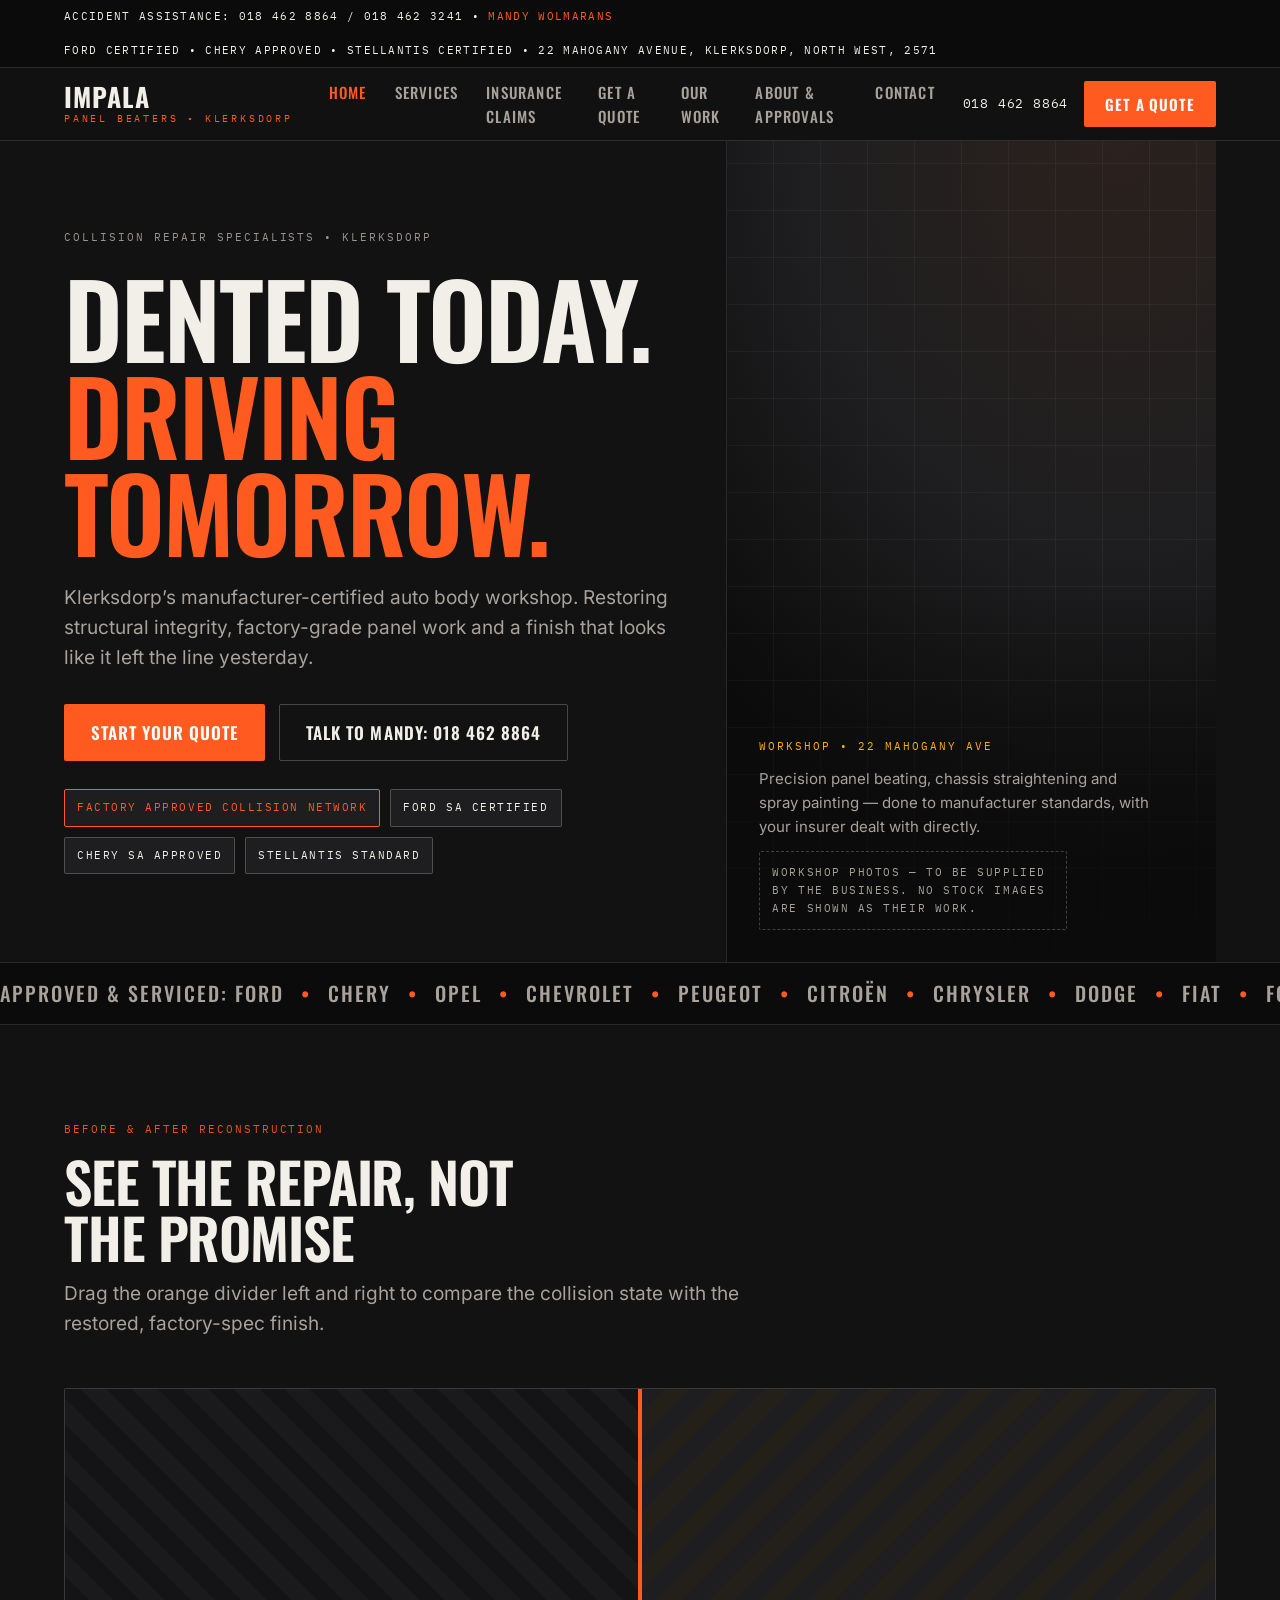
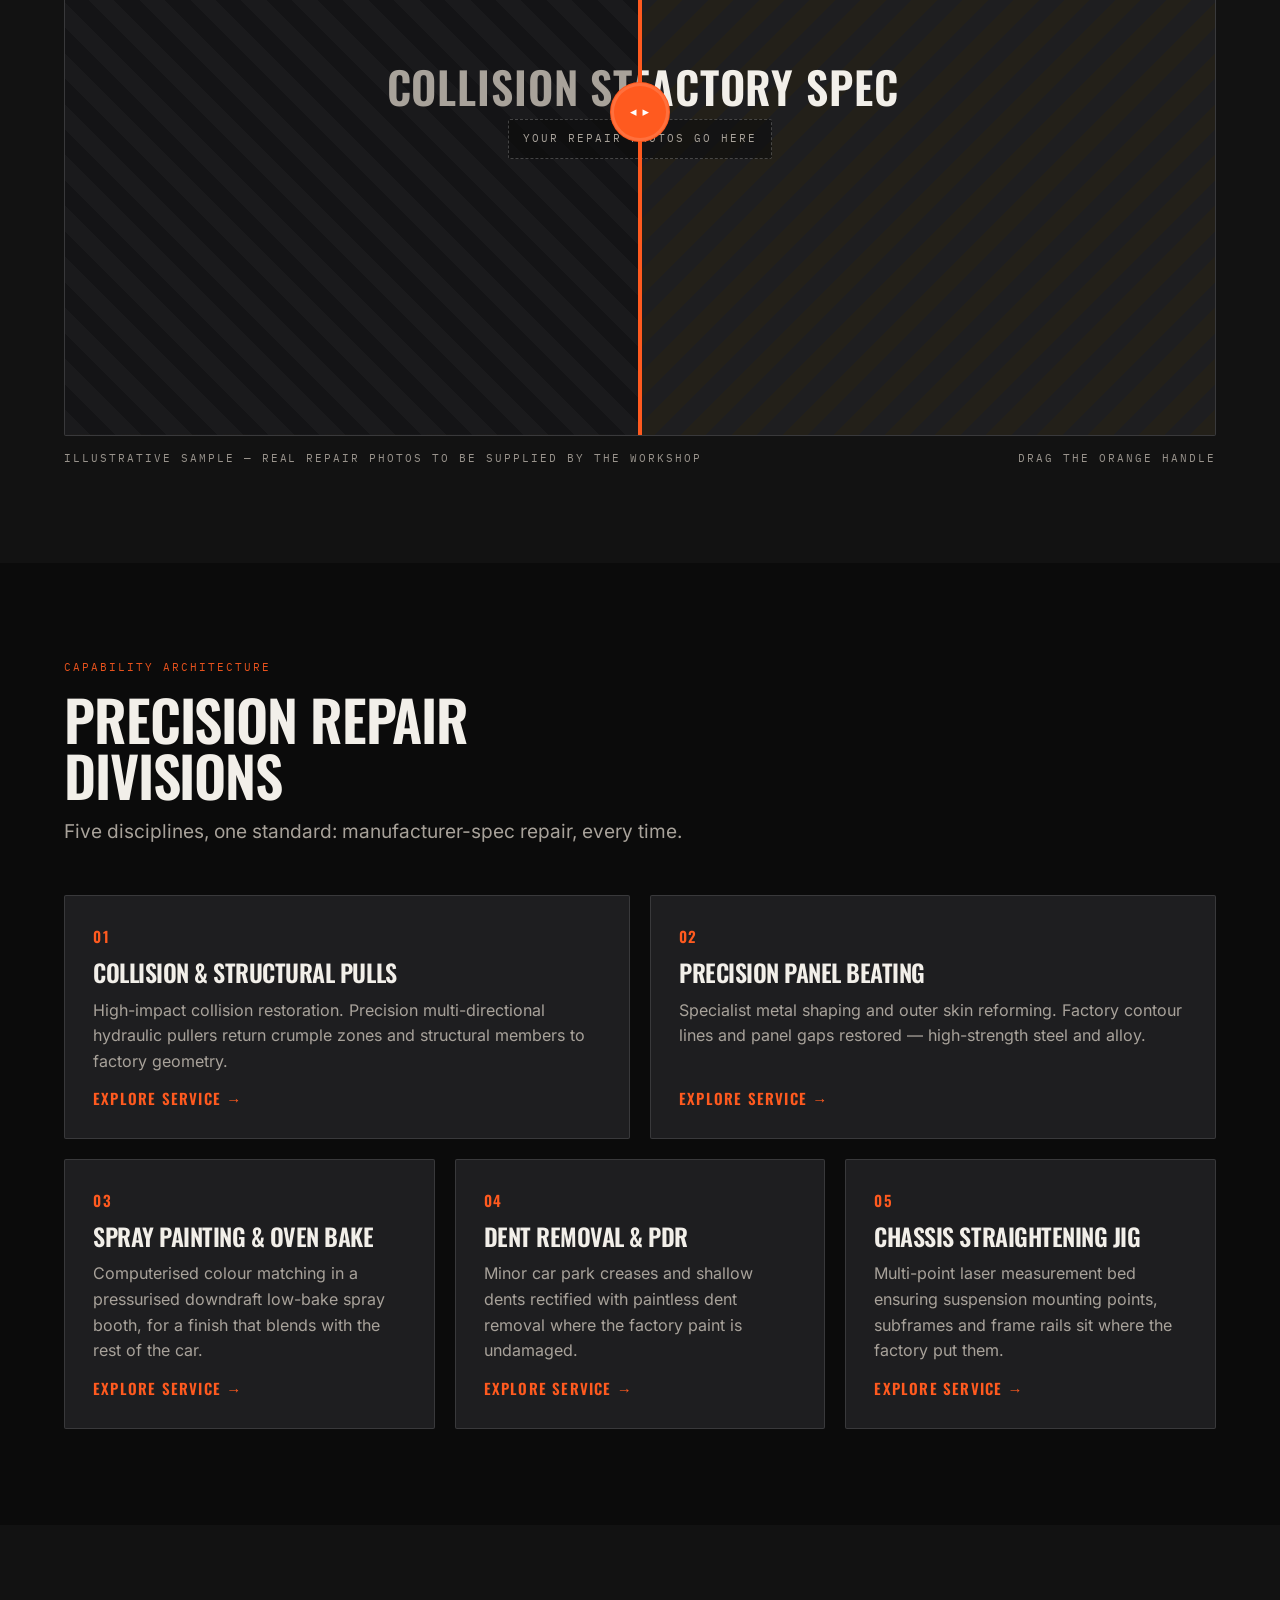
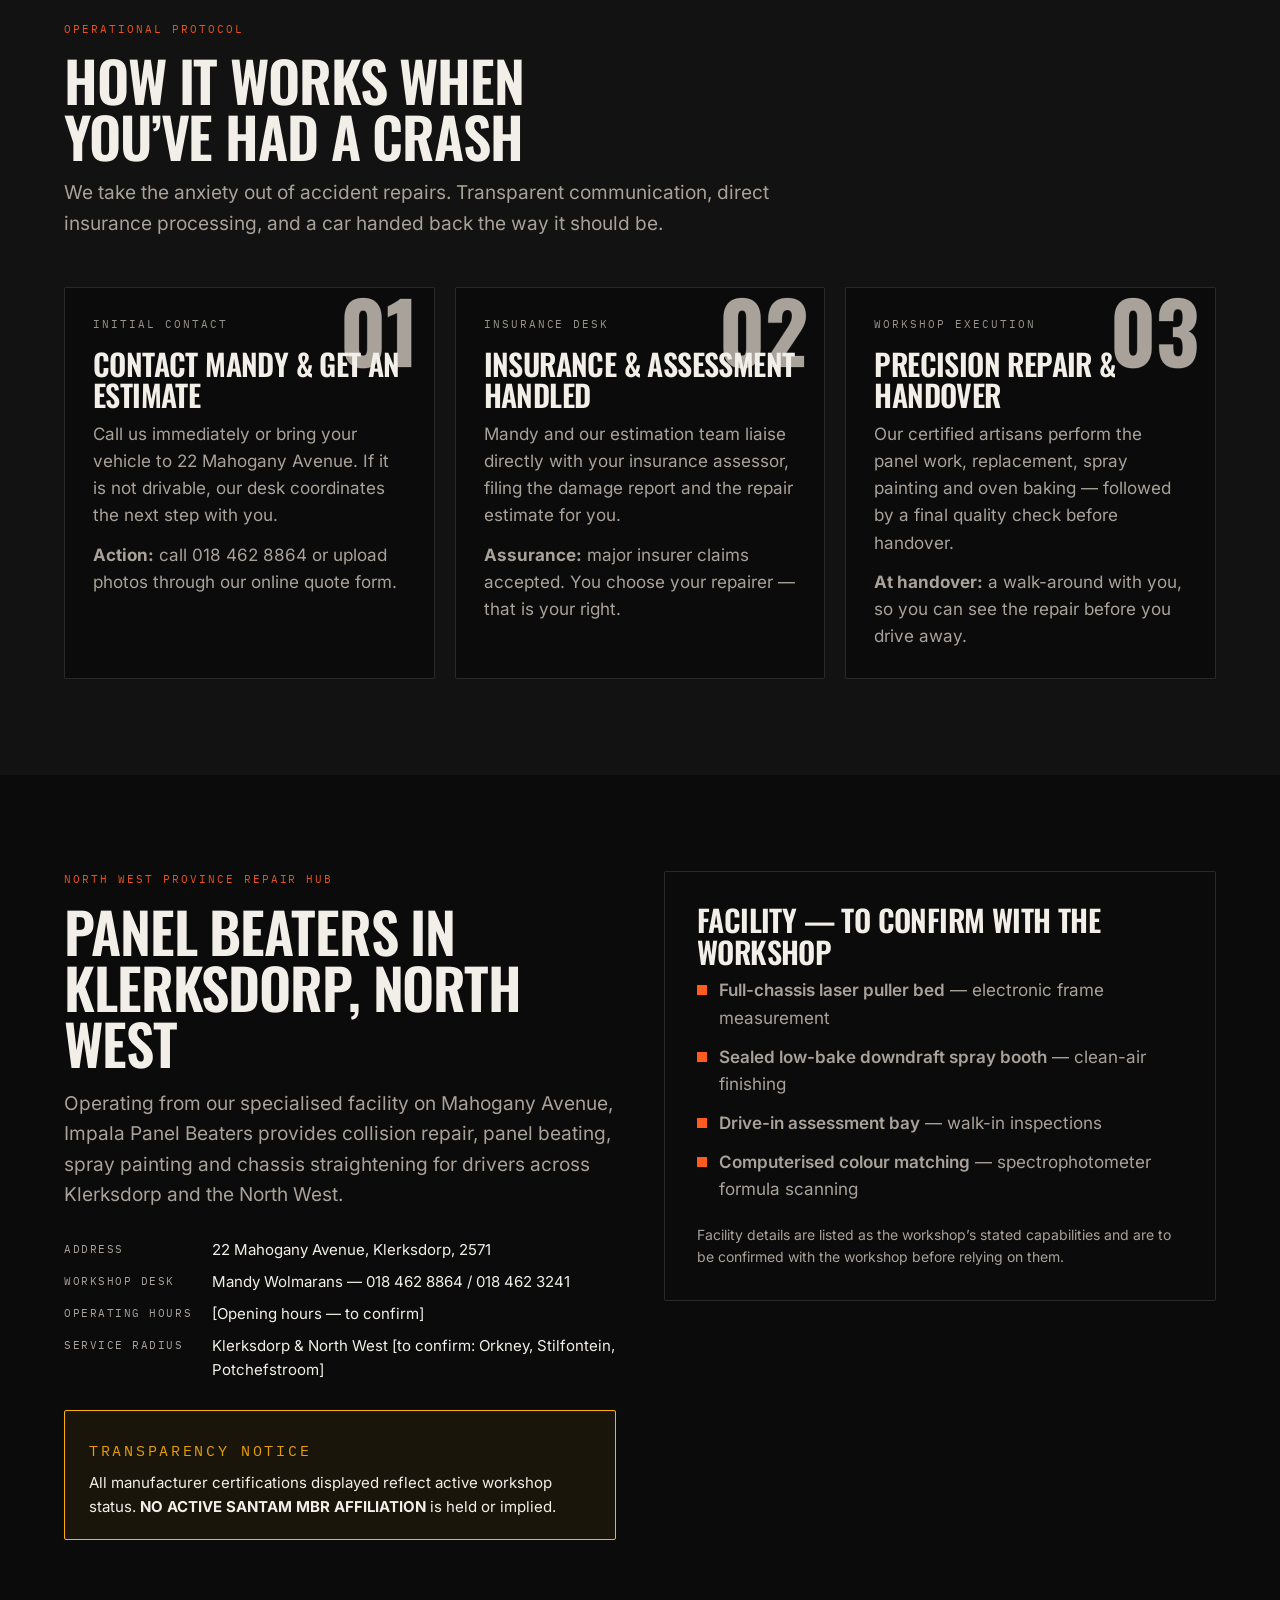
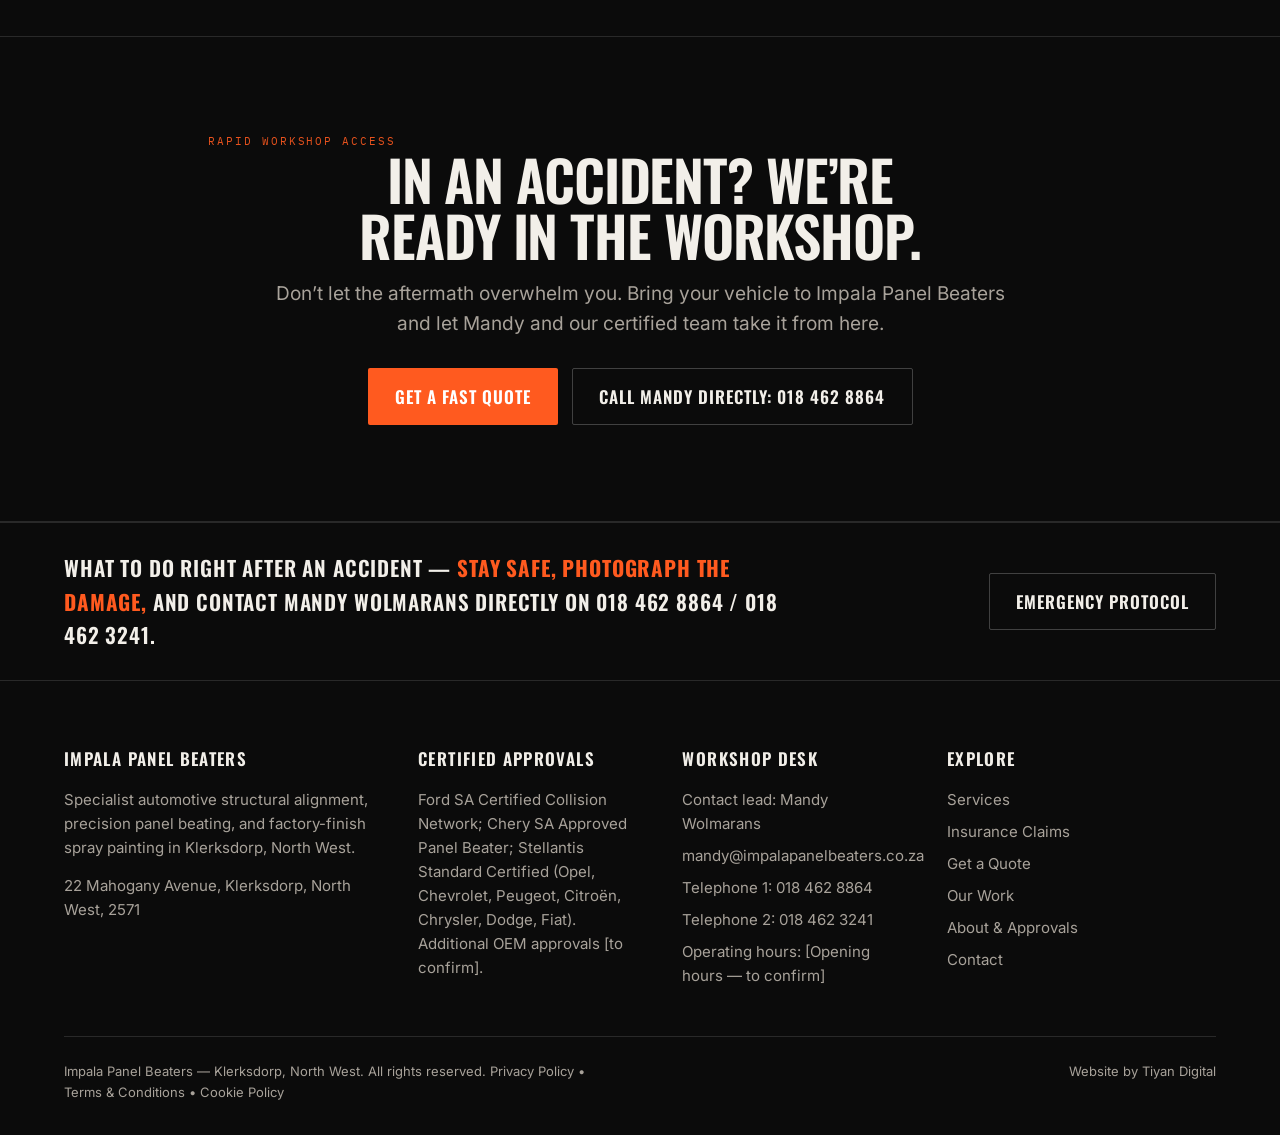
<file: index.html>
<!DOCTYPE html>
<html lang="en-ZA">
<head>
<meta charset="utf-8">
<meta name="viewport" content="width=device-width, initial-scale=1">
<title>Panel Beaters in Klerksdorp, North West | Impala Panel Beaters — Klerksdorp</title>
<meta name="description" content="Manufacturer-certified collision repair in Klerksdorp. Ford Certified, Chery Approved, Stellantis Certified. Insurance claims handled — get a quote from Mandy.">
<link rel="stylesheet" href="assets/fonts/fonts.css">
<link rel="stylesheet" href="assets/css/main.css">
<script type="application/ld+json">
{"@context":"https://schema.org","@type":"AutoBodyShop","name":"Impala Panel Beaters",
"address":{"@type":"PostalAddress","streetAddress":"22 Mahogany Avenue","addressLocality":"Klerksdorp","addressRegion":"North West","postalCode":"2571","addressCountry":"ZA"},
"telephone":"018 462 8864","email":"mandy@impalapanelbeaters.co.za"}
</script>
</head>
<body class="">
<a class="skip-link" href="#main" style="position:absolute;left:-9999px">Skip to content</a>
<div class="topbar"><div class="wrap">
<span>Accident assistance: <a href="tel:+27184628864">018 462 8864</a> / <a href="tel:+27184623241">018 462 3241</a> &bull; <span class="tb-accent">Mandy Wolmarans</span></span>
<span class="tb-right">Ford Certified &bull; Chery Approved &bull; Stellantis Certified &bull; 22 Mahogany Avenue, Klerksdorp, North West, 2571</span>
</div></div>
<header class="site-header"><div class="wrap">
<a class="brand" href="index.html" aria-label="Impala Panel Beaters — home"><strong>Impala</strong><span>Panel Beaters &bull; Klerksdorp</span></a>
<div class="header-actions">
<nav class="main-nav" aria-label="Main navigation">
        <a href="index.html" aria-current="page">Home</a>
        <a href="services.html">Services</a>
        <a href="insurance-claims.html">Insurance Claims</a>
        <a href="quote.html">Get a Quote</a>
        <a href="work.html">Our Work</a>
        <a href="about.html">About & Approvals</a>
        <a href="contact.html">Contact</a>
</nav>
<a class="header-phone" href="tel:+27184628864">018 462 8864</a>
<a class="btn btn-primary" href="quote.html">Get a Quote</a>
<button class="nav-toggle" type="button" aria-label="Open menu" aria-expanded="false"><span></span><span></span><span></span></button>
</div>
</div></header>
<main id="main">

<section class="hero"><div class="wrap">
<div class="hero-copy reveal">
<p class="label">Collision Repair Specialists &bull; Klerksdorp</p>
<h1><span>Dented today.</span><span class="accent">Driving tomorrow.</span></h1>
<p class="lede">Klerksdorp&rsquo;s manufacturer-certified auto body workshop. Restoring structural integrity, factory-grade panel work and a finish that looks like it left the line yesterday.</p>
<div class="hero-cta">
<a class="btn btn-primary" href="quote.html">Start Your Quote</a>
<a class="btn btn-ghost" href="tel:+27184628864">Talk to Mandy: 018 462 8864</a>
</div>
<div class="hero-badges">
<span class="badge hot">Factory Approved Collision Network</span>
<span class="badge">Ford SA Certified</span>
<span class="badge">Chery SA Approved</span>
<span class="badge">Stellantis Standard</span>
</div>
</div>
<aside class="hero-panel" aria-label="Workshop panel">
<div class="panel-frame">
<p class="frame-tag">Workshop &bull; 22 Mahogany Ave</p>
<p>Precision panel beating, chassis straightening and spray painting &mdash; done to manufacturer standards, with your insurer dealt with directly.</p>
<p class="frame-note">Workshop photos &mdash; to be supplied by the business. No stock images are shown as their work.</p>
</div>
</aside>
</div></section>
<section class="hero-strip" aria-label="Makes serviced"><div class="marquee"><span class="marquee-track">Approved &amp; serviced: Ford <b>&bull;</b> Chery <b>&bull;</b> Opel <b>&bull;</b> Chevrolet <b>&bull;</b> Peugeot <b>&bull;</b> Citro&euml;n <b>&bull;</b> Chrysler <b>&bull;</b> Dodge <b>&bull;</b> Fiat <b>&bull;</b> Ford <b>&bull;</b> Chery <b>&bull;</b> Opel <b>&bull;</b> Chevrolet <b>&bull;</b> Peugeot <b>&bull;</b> Citro&euml;n <b>&bull;</b> Chrysler <b>&bull;</b> Dodge <b>&bull;</b> Fiat <b>&bull;</b></span></div></section>

<section><div class="wrap">
<div class="section-head reveal">
<p class="eyebrow">Before &amp; After Reconstruction</p>
<h2>See the repair, not the promise</h2>
<p class="lede">Drag the orange divider left and right to compare the collision state with the restored, factory-spec finish.</p>
</div>
<div class="reveal">
<div class="ba" role="group" aria-label="Before and after repair comparison slider">
<div class="ba-side ba-after"><p class="ba-state">Restored // Factory Spec</p><p class="ba-tag">Your repair photos go here</p></div>
<div class="ba-side ba-before ba-clip"><p class="ba-state">Collision State // Before</p><p class="ba-tag">Your repair photos go here</p></div>
<div class="ba-handle" role="slider" tabindex="0" aria-label="Drag to compare before and after" aria-valuemin="0" aria-valuemax="100" aria-valuenow="50" aria-valuetext="50 percent restored view"></div>
</div>
<div class="ba-caption"><span class="label">Illustrative sample &mdash; real repair photos to be supplied by the workshop</span><span class="label">Drag the orange handle</span></div>
</div>
</div></section>

<section style="background:var(--panel)"><div class="wrap">
<div class="section-head reveal">
<p class="eyebrow">Capability Architecture</p>
<h2>Precision repair divisions</h2>
<p class="lede">Five disciplines, one standard: manufacturer-spec repair, every time.</p>
</div>
<div class="bento reveal">
<article class="card"><p class="num">01</p><h3>Collision &amp; Structural Pulls</h3><p>High-impact collision restoration. Precision multi-directional hydraulic pullers return crumple zones and structural members to factory geometry.</p><a class="card-link" href="services.html#collision">Explore service &rarr;</a></article>
<article class="card"><p class="num">02</p><h3>Precision Panel Beating</h3><p>Specialist metal shaping and outer skin reforming. Factory contour lines and panel gaps restored &mdash; high-strength steel and alloy.</p><a class="card-link" href="services.html#panel-beating">Explore service &rarr;</a></article>
<article class="card"><p class="num">03</p><h3>Spray Painting &amp; Oven Bake</h3><p>Computerised colour matching in a pressurised downdraft low-bake spray booth, for a finish that blends with the rest of the car.</p><a class="card-link" href="services.html#spray-painting">Explore service &rarr;</a></article>
<article class="card"><p class="num">04</p><h3>Dent Removal &amp; PDR</h3><p>Minor car park creases and shallow dents rectified with paintless dent removal where the factory paint is undamaged.</p><a class="card-link" href="services.html#pdr">Explore service &rarr;</a></article>
<article class="card"><p class="num">05</p><h3>Chassis Straightening Jig</h3><p>Multi-point laser measurement bed ensuring suspension mounting points, subframes and frame rails sit where the factory put them.</p><a class="card-link" href="services.html#chassis">Explore service &rarr;</a></article>
</div>
</div></section>

<section><div class="wrap">
<div class="section-head reveal">
<p class="eyebrow">Operational Protocol</p>
<h2>How it works when you&rsquo;ve had a crash</h2>
<p class="lede">We take the anxiety out of accident repairs. Transparent communication, direct insurance processing, and a car handed back the way it should be.</p>
</div>
<div class="steps reveal">
<article class="step"><p class="ghost">01</p><p class="label">Initial Contact</p><h3>Contact Mandy &amp; get an estimate</h3><p>Call us immediately or bring your vehicle to 22 Mahogany Avenue. If it is not drivable, our desk coordinates the next step with you.</p><p style="margin-top:12px"><b>Action:</b> call 018 462 8864 or upload photos through our online quote form.</p></article>
<article class="step"><p class="ghost">02</p><p class="label">Insurance Desk</p><h3>Insurance &amp; assessment handled</h3><p>Mandy and our estimation team liaise directly with your insurance assessor, filing the damage report and the repair estimate for you.</p><p style="margin-top:12px"><b>Assurance:</b> major insurer claims accepted. You choose your repairer &mdash; that is your right.</p></article>
<article class="step"><p class="ghost">03</p><p class="label">Workshop Execution</p><h3>Precision repair &amp; handover</h3><p>Our certified artisans perform the panel work, replacement, spray painting and oven baking &mdash; followed by a final quality check before handover.</p><p style="margin-top:12px"><b>At handover:</b> a walk-around with you, so you can see the repair before you drive away.</p></article>
</div>
</div></section>

<section style="background:var(--panel)"><div class="wrap split">
<div class="reveal">
<p class="eyebrow">North West Province Repair Hub</p>
<h2 style="margin:14px 0 18px">Panel beaters in Klerksdorp, North West</h2>
<p class="lede">Operating from our specialised facility on Mahogany Avenue, Impala Panel Beaters provides collision repair, panel beating, spray painting and chassis straightening for drivers across Klerksdorp and the North West.</p>
<dl class="kv" style="margin-top:28px">
<dt>Address</dt><dd>22 Mahogany Avenue, Klerksdorp, 2571</dd>
<dt>Workshop desk</dt><dd>Mandy Wolmarans &mdash; 018 462 8864 / 018 462 3241</dd>
<dt>Operating hours</dt><dd>[Opening hours &mdash; to confirm]</dd>
<dt>Service radius</dt><dd>Klerksdorp &amp; North West [to confirm: Orkney, Stilfontein, Potchefstroom]</dd>
</dl>
<div class="notice" style="margin-top:28px"><p class="label">Transparency notice</p><p>All manufacturer certifications displayed reflect active workshop status. <strong>NO ACTIVE SANTAM MBR AFFILIATION</strong> is held or implied.</p></div>
</div>
<div class="reveal">
<div class="panel-box">
<h3>Facility &mdash; to confirm with the workshop</h3>
<ul class="check-list">
<li><span><b>Full-chassis laser puller bed</b> &mdash; electronic frame measurement</span></li>
<li><span><b>Sealed low-bake downdraft spray booth</b> &mdash; clean-air finishing</span></li>
<li><span><b>Drive-in assessment bay</b> &mdash; walk-in inspections</span></li>
<li><span><b>Computerised colour matching</b> &mdash; spectrophotometer formula scanning</span></li>
</ul>
<p style="margin-top:20px;font-size:14px">Facility details are listed as the workshop&rsquo;s stated capabilities and are to be confirmed with the workshop before relying on them.</p>
</div>
</div>
</div></section>
<section class="cta-band reveal"><div class="wrap">
<p class="eyebrow">Rapid Workshop Access</p>
<h2>In an accident? We&rsquo;re ready in the workshop.</h2>
<p class="lede">Don&rsquo;t let the aftermath overwhelm you. Bring your vehicle to Impala Panel Beaters and let Mandy and our certified team take it from here.</p>
<div class="hero-cta"><a class="btn btn-primary" href="quote.html">Get a Fast Quote</a><a class="btn btn-ghost" href="tel:+27184628864">Call Mandy Directly: 018 462 8864</a></div>
</div></section>
</main>
<section class="safety-strip" aria-label="What to do right after an accident"><div class="wrap">
<p>What to do right after an accident — <b>stay safe, photograph the damage,</b> and contact Mandy Wolmarans directly on 018 462 8864 / 018 462 3241.</p>
<a class="btn btn-ghost" href="contact.html#emergency-protocol">Emergency Protocol</a>
</div></section>
<footer class="site-footer"><div class="wrap">
<div class="footer-grid">
<div>
<h4>Impala Panel Beaters</h4>
<p>Specialist automotive structural alignment, precision panel beating, and factory-finish spray painting in Klerksdorp, North West.</p>
<p style="margin-top:14px">22 Mahogany Avenue, Klerksdorp, North West, 2571</p>
</div>
<div>
<h4>Certified Approvals</h4>
<p>Ford SA Certified Collision Network; Chery SA Approved Panel Beater; Stellantis Standard Certified (Opel, Chevrolet, Peugeot, Citro&euml;n, Chrysler, Dodge, Fiat). Additional OEM approvals [to confirm].</p>
</div>
<div>
<h4>Workshop Desk</h4>
<ul>
<li>Contact lead: Mandy Wolmarans</li>
<li><a href="mailto:mandy@impalapanelbeaters.co.za">mandy@impalapanelbeaters.co.za</a></li>
<li><a href="tel:+27184628864">Telephone 1: 018 462 8864</a></li>
<li><a href="tel:+27184623241">Telephone 2: 018 462 3241</a></li>
<li>Operating hours: [Opening hours &mdash; to confirm]</li>
</ul>
</div>
<div>
<h4>Explore</h4>
<ul>
<li><a href="services.html">Services</a></li>
<li><a href="insurance-claims.html">Insurance Claims</a></li>
<li><a href="quote.html">Get a Quote</a></li>
<li><a href="work.html">Our Work</a></li>
<li><a href="about.html">About &amp; Approvals</a></li>
<li><a href="contact.html">Contact</a></li>
</ul>
</div>
</div>
<div class="footer-bottom">
<p>Impala Panel Beaters &mdash; Klerksdorp, North West. All rights reserved. <a href="privacy.html">Privacy Policy</a> &bull; <a href="terms.html">Terms &amp; Conditions</a> &bull; <a href="cookies.html">Cookie Policy</a></p>
<p>Website by <a href="https://tiyandegital.com">Tiyan Digital</a></p>
</div>
</div></footer>
<script src="assets/js/main.js"></script>
</body>
</html>
</file>
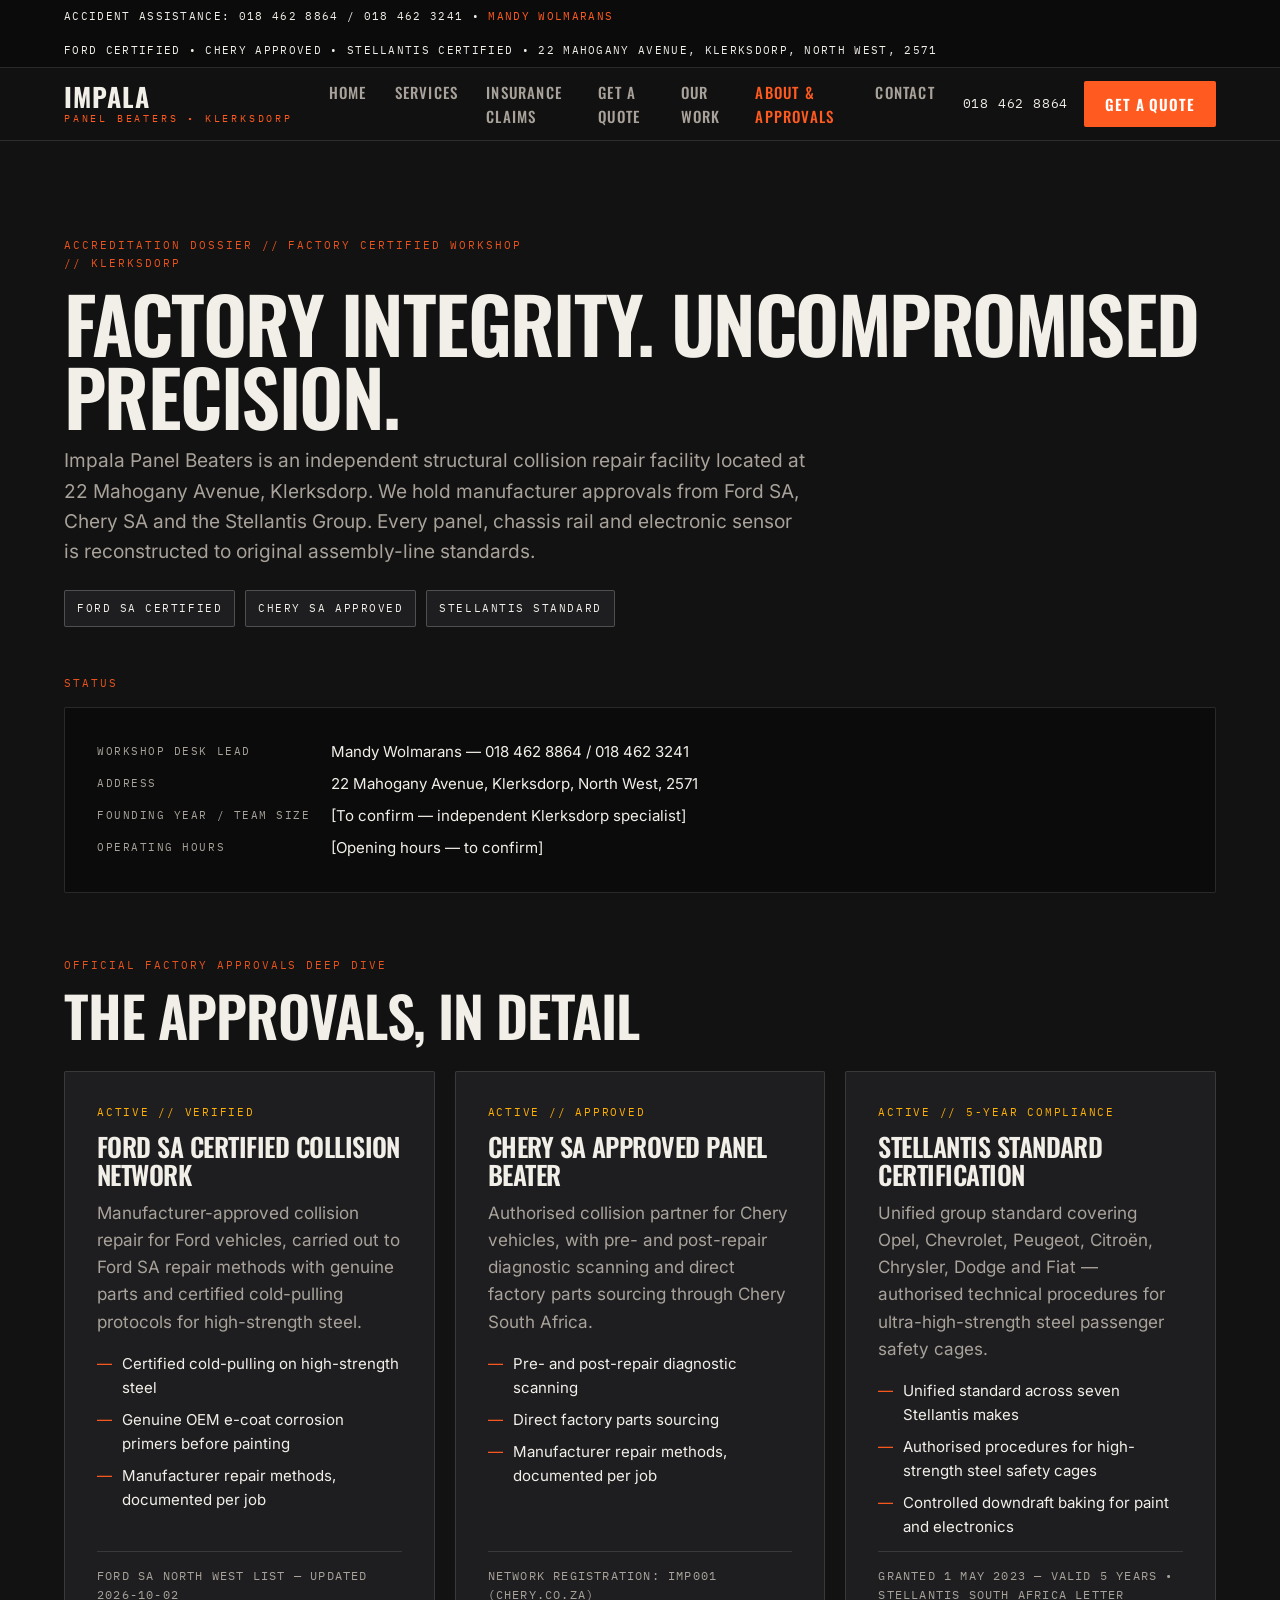
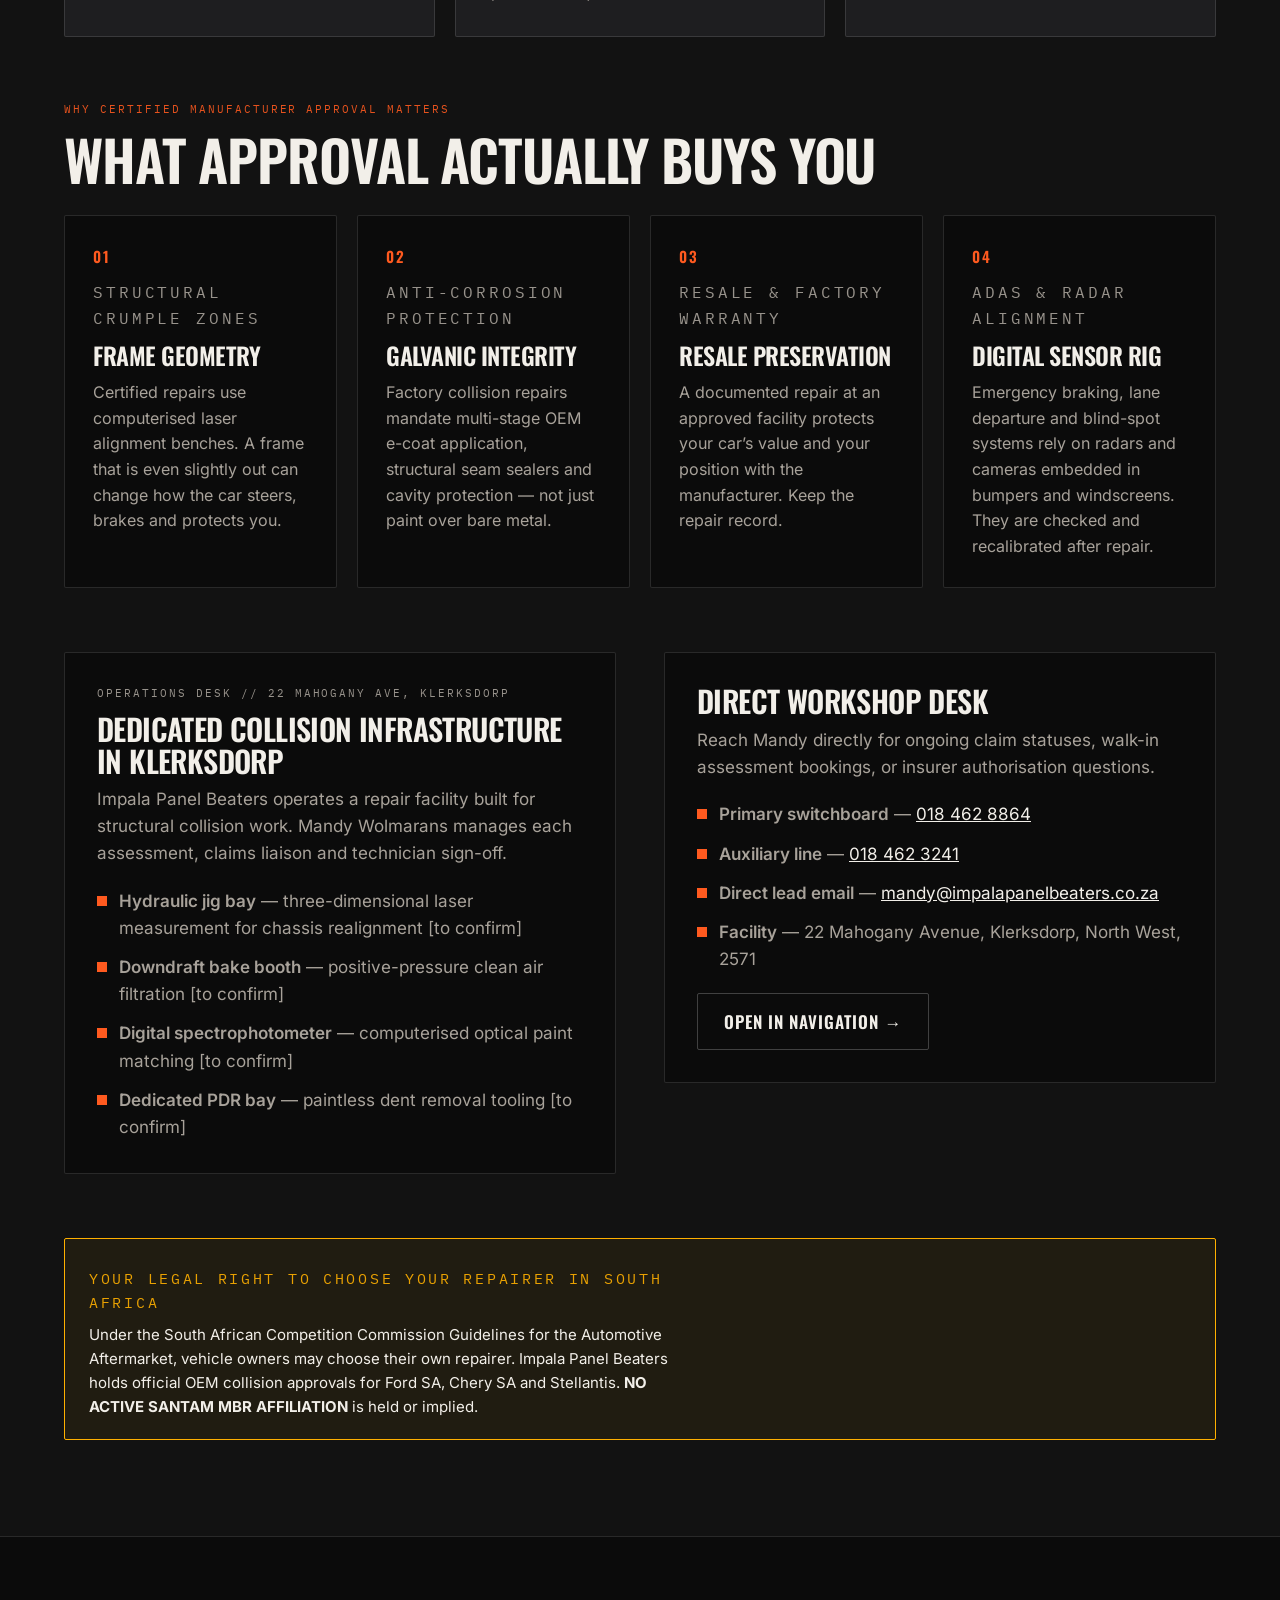
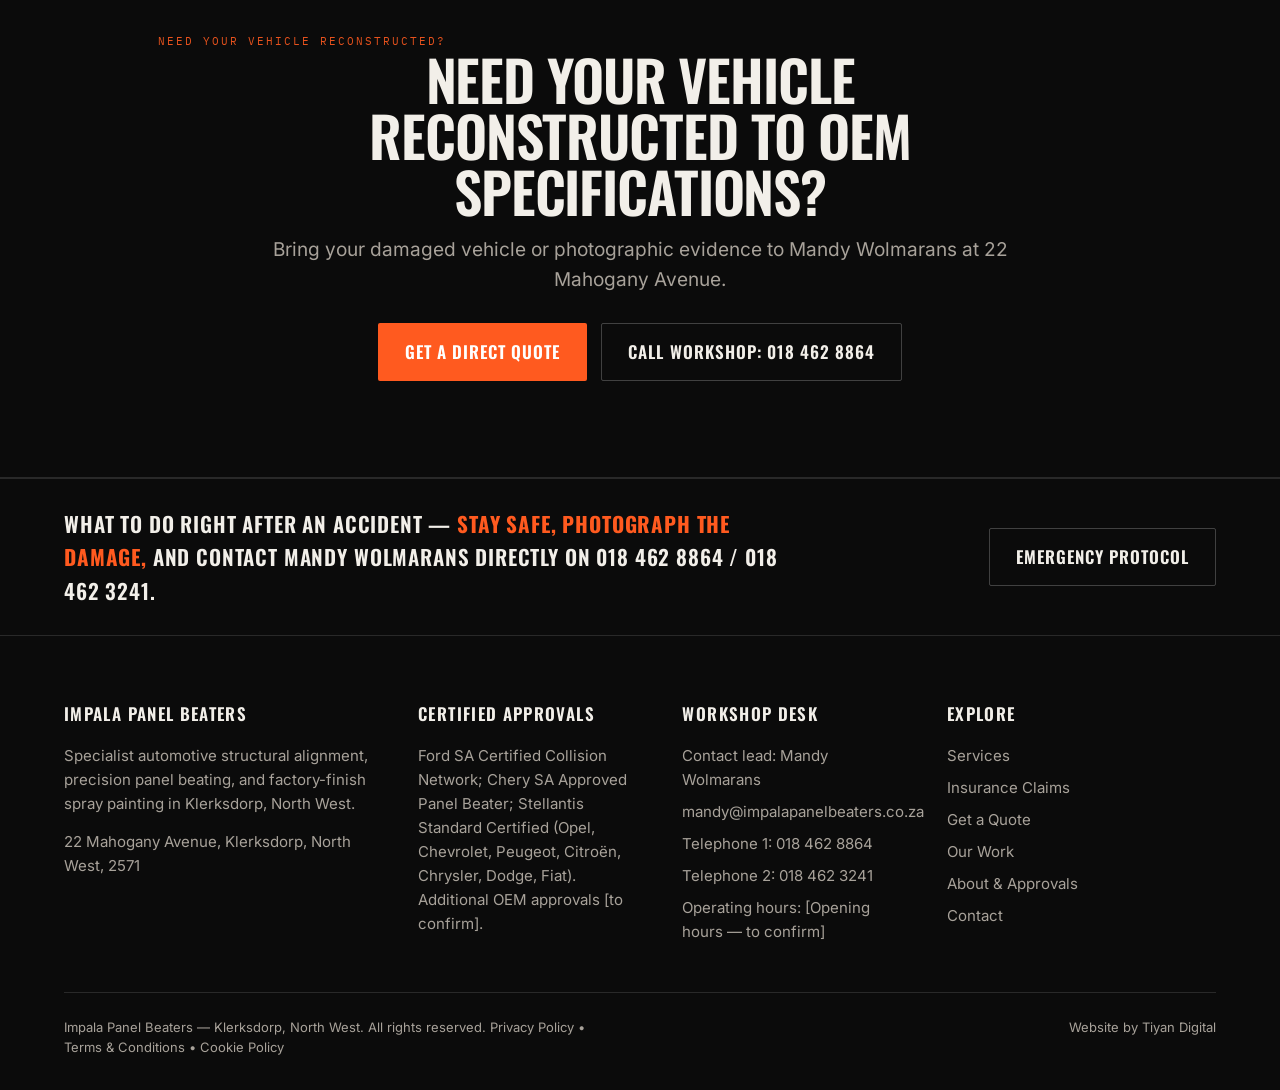
<file: about.html>
<!DOCTYPE html>
<html lang="en-ZA">
<head>
<meta charset="utf-8">
<meta name="viewport" content="width=device-width, initial-scale=1">
<title>About & Approvals — Ford, Chery & Stellantis Certified, Klerksdorp | Impala Panel Beaters — Klerksdorp</title>
<meta name="description" content="Impala Panel Beaters is an independent structural collision repair facility in Klerksdorp. Ford SA Certified Collision Network, Chery SA Approved, Stellantis Standard Certified.">
<link rel="stylesheet" href="assets/fonts/fonts.css">
<link rel="stylesheet" href="assets/css/main.css">
<script type="application/ld+json">
{"@context":"https://schema.org","@type":"AutoBodyShop","name":"Impala Panel Beaters",
"address":{"@type":"PostalAddress","streetAddress":"22 Mahogany Avenue","addressLocality":"Klerksdorp","addressRegion":"North West","postalCode":"2571","addressCountry":"ZA"},
"telephone":"018 462 8864","email":"mandy@impalapanelbeaters.co.za"}
</script>
</head>
<body class="">
<a class="skip-link" href="#main" style="position:absolute;left:-9999px">Skip to content</a>
<div class="topbar"><div class="wrap">
<span>Accident assistance: <a href="tel:+27184628864">018 462 8864</a> / <a href="tel:+27184623241">018 462 3241</a> &bull; <span class="tb-accent">Mandy Wolmarans</span></span>
<span class="tb-right">Ford Certified &bull; Chery Approved &bull; Stellantis Certified &bull; 22 Mahogany Avenue, Klerksdorp, North West, 2571</span>
</div></div>
<header class="site-header"><div class="wrap">
<a class="brand" href="index.html" aria-label="Impala Panel Beaters — home"><strong>Impala</strong><span>Panel Beaters &bull; Klerksdorp</span></a>
<div class="header-actions">
<nav class="main-nav" aria-label="Main navigation">
        <a href="index.html">Home</a>
        <a href="services.html">Services</a>
        <a href="insurance-claims.html">Insurance Claims</a>
        <a href="quote.html">Get a Quote</a>
        <a href="work.html">Our Work</a>
        <a href="about.html" aria-current="page">About & Approvals</a>
        <a href="contact.html">Contact</a>
</nav>
<a class="header-phone" href="tel:+27184628864">018 462 8864</a>
<a class="btn btn-primary" href="quote.html">Get a Quote</a>
<button class="nav-toggle" type="button" aria-label="Open menu" aria-expanded="false"><span></span><span></span><span></span></button>
</div>
</div></header>
<main id="main">

<section><div class="wrap">
<div class="section-head reveal">
<p class="eyebrow">Accreditation Dossier // Factory Certified Workshop // Klerksdorp</p>
<h1 style="font-size:clamp(44px,6vw,84px)">Factory integrity. Uncompromised precision.</h1>
<p class="lede">Impala Panel Beaters is an independent structural collision repair facility located at 22 Mahogany Avenue, Klerksdorp. We hold manufacturer approvals from Ford SA, Chery SA and the Stellantis Group. Every panel, chassis rail and electronic sensor is reconstructed to original assembly-line standards.</p>
<div class="hero-badges" style="margin-top:8px">
<span class="badge">Ford SA Certified</span><span class="badge">Chery SA Approved</span><span class="badge">Stellantis Standard</span>
</div>
</div>

<div class="reveal" style="margin-bottom:64px">
<p class="eyebrow">Status</p>
<div class="panel-box" style="margin-top:14px">
<dl class="kv">
<dt>Workshop desk lead</dt><dd>Mandy Wolmarans &mdash; 018 462 8864 / 018 462 3241</dd>
<dt>Address</dt><dd>22 Mahogany Avenue, Klerksdorp, North West, 2571</dd>
<dt>Founding year / team size</dt><dd>[To confirm &mdash; independent Klerksdorp specialist]</dd>
<dt>Operating hours</dt><dd>[Opening hours &mdash; to confirm]</dd>
</dl>
</div>
</div>

<div class="reveal" style="margin-bottom:64px">
<p class="eyebrow">Official Factory Approvals Deep Dive</p>
<h2 style="margin:12px 0 28px">The approvals, in detail</h2>
<div class="approval-grid">
<article class="approval"><p class="status">Active // Verified</p><h3>Ford SA Certified Collision Network</h3>
<p>Manufacturer-approved collision repair for Ford vehicles, carried out to Ford SA repair methods with genuine parts and certified cold-pulling protocols for high-strength steel.</p>
<ul><li>Certified cold-pulling on high-strength steel</li><li>Genuine OEM e-coat corrosion primers before painting</li><li>Manufacturer repair methods, documented per job</li></ul>
<p class="makes">Ford SA North West list &mdash; updated 2026-10-02</p></article>
<article class="approval"><p class="status">Active // Approved</p><h3>Chery SA Approved Panel Beater</h3>
<p>Authorised collision partner for Chery vehicles, with pre- and post-repair diagnostic scanning and direct factory parts sourcing through Chery South Africa.</p>
<ul><li>Pre- and post-repair diagnostic scanning</li><li>Direct factory parts sourcing</li><li>Manufacturer repair methods, documented per job</li></ul>
<p class="makes">Network registration: IMP001 (chery.co.za)</p></article>
<article class="approval"><p class="status">Active // 5-Year Compliance</p><h3>Stellantis Standard Certification</h3>
<p>Unified group standard covering Opel, Chevrolet, Peugeot, Citro&euml;n, Chrysler, Dodge and Fiat &mdash; authorised technical procedures for ultra-high-strength steel passenger safety cages.</p>
<ul><li>Unified standard across seven Stellantis makes</li><li>Authorised procedures for high-strength steel safety cages</li><li>Controlled downdraft baking for paint and electronics</li></ul>
<p class="makes">Granted 1 May 2023 &mdash; valid 5 years &bull; Stellantis South Africa letter</p></article>
</div>
</div>

<div class="reveal" style="margin-bottom:64px">
<p class="eyebrow">Why Certified Manufacturer Approval Matters</p>
<h2 style="margin:12px 0 28px">What approval actually buys you</h2>
<div class="grid-4">
<article class="card dark"><p class="num">01</p><p class="label">Structural Crumple Zones</p><h3>Frame geometry</h3><p>Certified repairs use computerised laser alignment benches. A frame that is even slightly out can change how the car steers, brakes and protects you.</p></article>
<article class="card dark"><p class="num">02</p><p class="label">Anti-Corrosion Protection</p><h3>Galvanic integrity</h3><p>Factory collision repairs mandate multi-stage OEM e-coat application, structural seam sealers and cavity protection &mdash; not just paint over bare metal.</p></article>
<article class="card dark"><p class="num">03</p><p class="label">Resale &amp; Factory Warranty</p><h3>Resale preservation</h3><p>A documented repair at an approved facility protects your car&rsquo;s value and your position with the manufacturer. Keep the repair record.</p></article>
<article class="card dark"><p class="num">04</p><p class="label">ADAS &amp; Radar Alignment</p><h3>Digital sensor rig</h3><p>Emergency braking, lane departure and blind-spot systems rely on radars and cameras embedded in bumpers and windscreens. They are checked and recalibrated after repair.</p></article>
</div>
</div>

<div class="split reveal" style="margin-bottom:64px">
<div class="panel-box">
<p class="eyebrow">Operations Desk // 22 Mahogany Ave, Klerksdorp</p>
<h3 style="margin-top:10px">Dedicated collision infrastructure in Klerksdorp</h3>
<p>Impala Panel Beaters operates a repair facility built for structural collision work. Mandy Wolmarans manages each assessment, claims liaison and technician sign-off.</p>
<ul class="check-list" style="margin-top:20px">
<li><span><b>Hydraulic jig bay</b> &mdash; three-dimensional laser measurement for chassis realignment [to confirm]</span></li>
<li><span><b>Downdraft bake booth</b> &mdash; positive-pressure clean air filtration [to confirm]</span></li>
<li><span><b>Digital spectrophotometer</b> &mdash; computerised optical paint matching [to confirm]</span></li>
<li><span><b>Dedicated PDR bay</b> &mdash; paintless dent removal tooling [to confirm]</span></li>
</ul>
</div>
<div class="panel-box">
<h3>Direct workshop desk</h3>
<p>Reach Mandy directly for ongoing claim statuses, walk-in assessment bookings, or insurer authorisation questions.</p>
<ul class="check-list" style="margin-top:20px">
<li><span><b>Primary switchboard</b> &mdash; <a href="tel:+27184628864">018 462 8864</a></span></li>
<li><span><b>Auxiliary line</b> &mdash; <a href="tel:+27184623241">018 462 3241</a></span></li>
<li><span><b>Direct lead email</b> &mdash; <a href="mailto:mandy@impalapanelbeaters.co.za">mandy@impalapanelbeaters.co.za</a></span></li>
<li><span><b>Facility</b> &mdash; 22 Mahogany Avenue, Klerksdorp, North West, 2571</span></li>
</ul>
<p style="margin-top:20px"><a class="btn btn-ghost" href="contact.html">Open in Navigation &rarr;</a></p>
</div>
</div>

<div class="notice reveal">
<p class="label">Your legal right to choose your repairer in South Africa</p>
<p>Under the South African Competition Commission Guidelines for the Automotive Aftermarket, vehicle owners may choose their own repairer. Impala Panel Beaters holds official OEM collision approvals for Ford SA, Chery SA and Stellantis. <strong>NO ACTIVE SANTAM MBR AFFILIATION</strong> is held or implied.</p>
</div>
</div></section>
<section class="cta-band reveal"><div class="wrap">
<p class="eyebrow">Need Your Vehicle Reconstructed?</p>
<h2>Need your vehicle reconstructed to OEM specifications?</h2>
<p class="lede">Bring your damaged vehicle or photographic evidence to Mandy Wolmarans at 22 Mahogany Avenue.</p>
<div class="hero-cta"><a class="btn btn-primary" href="quote.html">Get a Direct Quote</a><a class="btn btn-ghost" href="tel:+27184628864">Call Workshop: 018 462 8864</a></div>
</div></section>
</main>
<section class="safety-strip" aria-label="What to do right after an accident"><div class="wrap">
<p>What to do right after an accident — <b>stay safe, photograph the damage,</b> and contact Mandy Wolmarans directly on 018 462 8864 / 018 462 3241.</p>
<a class="btn btn-ghost" href="contact.html#emergency-protocol">Emergency Protocol</a>
</div></section>
<footer class="site-footer"><div class="wrap">
<div class="footer-grid">
<div>
<h4>Impala Panel Beaters</h4>
<p>Specialist automotive structural alignment, precision panel beating, and factory-finish spray painting in Klerksdorp, North West.</p>
<p style="margin-top:14px">22 Mahogany Avenue, Klerksdorp, North West, 2571</p>
</div>
<div>
<h4>Certified Approvals</h4>
<p>Ford SA Certified Collision Network; Chery SA Approved Panel Beater; Stellantis Standard Certified (Opel, Chevrolet, Peugeot, Citro&euml;n, Chrysler, Dodge, Fiat). Additional OEM approvals [to confirm].</p>
</div>
<div>
<h4>Workshop Desk</h4>
<ul>
<li>Contact lead: Mandy Wolmarans</li>
<li><a href="mailto:mandy@impalapanelbeaters.co.za">mandy@impalapanelbeaters.co.za</a></li>
<li><a href="tel:+27184628864">Telephone 1: 018 462 8864</a></li>
<li><a href="tel:+27184623241">Telephone 2: 018 462 3241</a></li>
<li>Operating hours: [Opening hours &mdash; to confirm]</li>
</ul>
</div>
<div>
<h4>Explore</h4>
<ul>
<li><a href="services.html">Services</a></li>
<li><a href="insurance-claims.html">Insurance Claims</a></li>
<li><a href="quote.html">Get a Quote</a></li>
<li><a href="work.html">Our Work</a></li>
<li><a href="about.html">About &amp; Approvals</a></li>
<li><a href="contact.html">Contact</a></li>
</ul>
</div>
</div>
<div class="footer-bottom">
<p>Impala Panel Beaters &mdash; Klerksdorp, North West. All rights reserved. <a href="privacy.html">Privacy Policy</a> &bull; <a href="terms.html">Terms &amp; Conditions</a> &bull; <a href="cookies.html">Cookie Policy</a></p>
<p>Website by <a href="https://tiyandegital.com">Tiyan Digital</a></p>
</div>
</div></footer>
<script src="assets/js/main.js"></script>
</body>
</html>
</file>
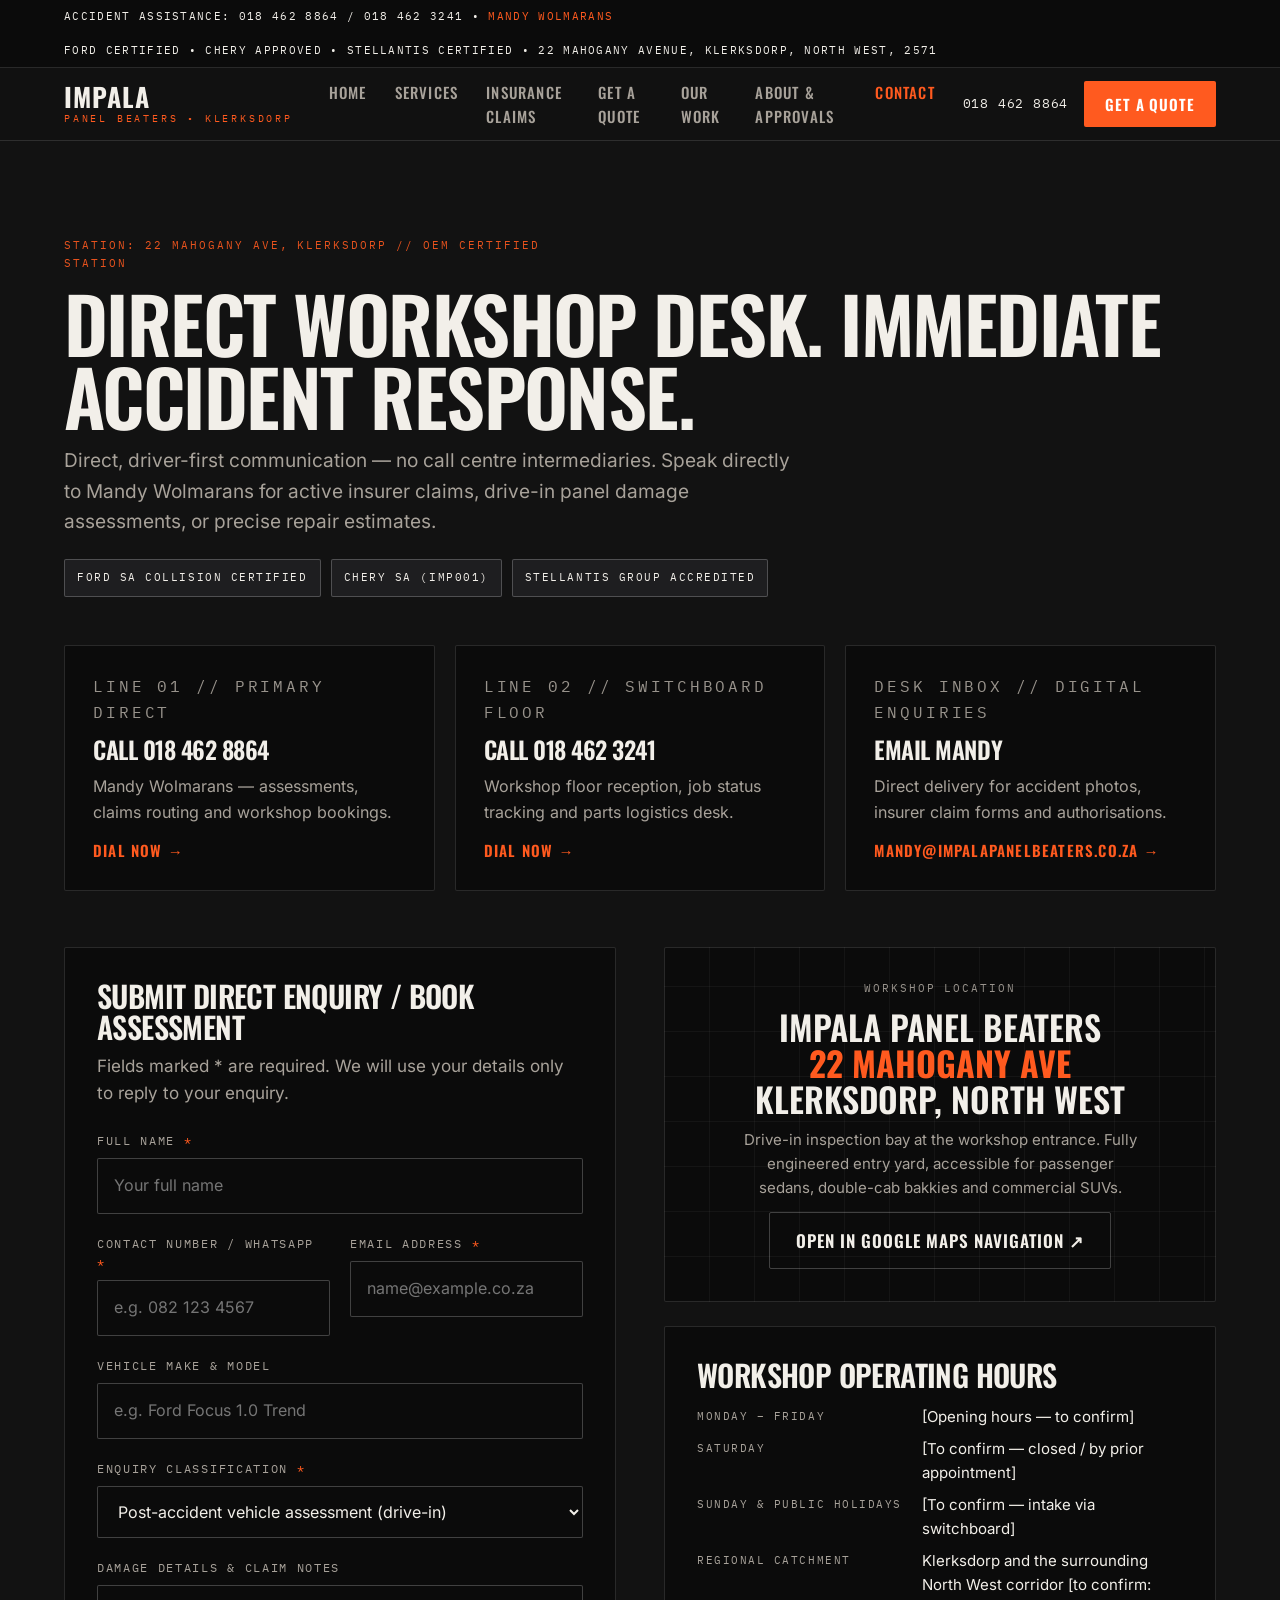
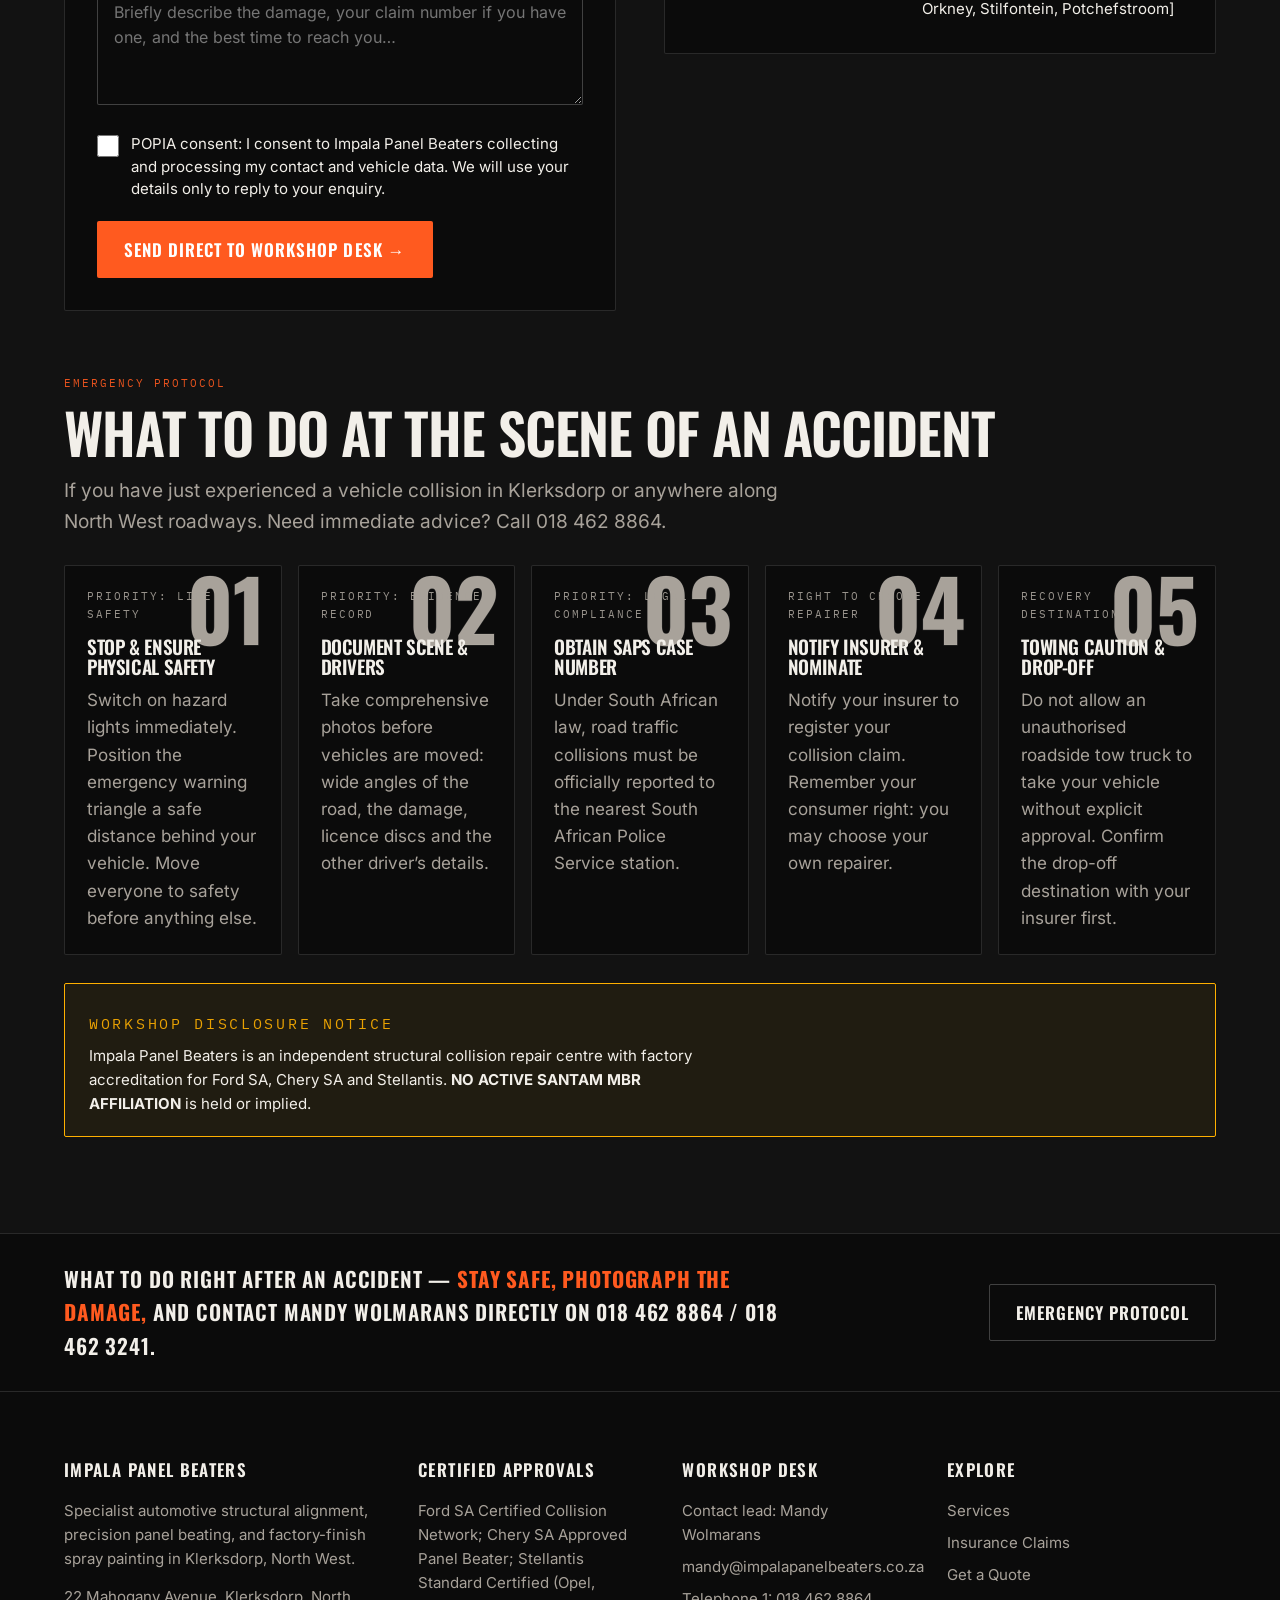
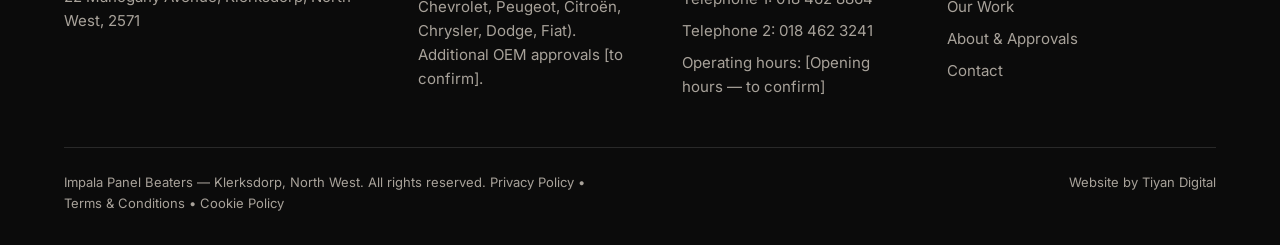
<file: contact.html>
<!DOCTYPE html>
<html lang="en-ZA">
<head>
<meta charset="utf-8">
<meta name="viewport" content="width=device-width, initial-scale=1">
<title>Contact & Workshop Desk — Impala Panel Beaters, Klerksdorp | Impala Panel Beaters — Klerksdorp</title>
<meta name="description" content="Contact Mandy Wolmarans at Impala Panel Beaters, 22 Mahogany Avenue, Klerksdorp. Phone 018 462 8864 / 018 462 3241, email mandy@impalapanelbeaters.co.za.">
<link rel="stylesheet" href="assets/fonts/fonts.css">
<link rel="stylesheet" href="assets/css/main.css">
<script type="application/ld+json">
{"@context":"https://schema.org","@type":"AutoBodyShop","name":"Impala Panel Beaters",
"address":{"@type":"PostalAddress","streetAddress":"22 Mahogany Avenue","addressLocality":"Klerksdorp","addressRegion":"North West","postalCode":"2571","addressCountry":"ZA"},
"telephone":"018 462 8864","email":"mandy@impalapanelbeaters.co.za"}
</script>
</head>
<body class="">
<a class="skip-link" href="#main" style="position:absolute;left:-9999px">Skip to content</a>
<div class="topbar"><div class="wrap">
<span>Accident assistance: <a href="tel:+27184628864">018 462 8864</a> / <a href="tel:+27184623241">018 462 3241</a> &bull; <span class="tb-accent">Mandy Wolmarans</span></span>
<span class="tb-right">Ford Certified &bull; Chery Approved &bull; Stellantis Certified &bull; 22 Mahogany Avenue, Klerksdorp, North West, 2571</span>
</div></div>
<header class="site-header"><div class="wrap">
<a class="brand" href="index.html" aria-label="Impala Panel Beaters — home"><strong>Impala</strong><span>Panel Beaters &bull; Klerksdorp</span></a>
<div class="header-actions">
<nav class="main-nav" aria-label="Main navigation">
        <a href="index.html">Home</a>
        <a href="services.html">Services</a>
        <a href="insurance-claims.html">Insurance Claims</a>
        <a href="quote.html">Get a Quote</a>
        <a href="work.html">Our Work</a>
        <a href="about.html">About & Approvals</a>
        <a href="contact.html" aria-current="page">Contact</a>
</nav>
<a class="header-phone" href="tel:+27184628864">018 462 8864</a>
<a class="btn btn-primary" href="quote.html">Get a Quote</a>
<button class="nav-toggle" type="button" aria-label="Open menu" aria-expanded="false"><span></span><span></span><span></span></button>
</div>
</div></header>
<main id="main">

<section><div class="wrap">
<div class="section-head reveal">
<p class="eyebrow">Station: 22 Mahogany Ave, Klerksdorp // OEM Certified Station</p>
<h1 style="font-size:clamp(44px,6vw,84px)">Direct workshop desk. Immediate accident response.</h1>
<p class="lede">Direct, driver-first communication &mdash; no call centre intermediaries. Speak directly to Mandy Wolmarans for active insurer claims, drive-in panel damage assessments, or precise repair estimates.</p>
<div class="hero-badges" style="margin-top:8px">
<span class="badge">Ford SA Collision Certified</span><span class="badge">Chery SA (IMP001)</span><span class="badge">Stellantis Group Accredited</span>
</div>
</div>

<div class="contact-cards reveal" style="margin-bottom:56px">
<article class="card dark"><p class="label">Line 01 // Primary Direct</p><h3>Call 018 462 8864</h3><p>Mandy Wolmarans &mdash; assessments, claims routing and workshop bookings.</p><a class="card-link" href="tel:+27184628864">Dial now &rarr;</a></article>
<article class="card dark"><p class="label">Line 02 // Switchboard Floor</p><h3>Call 018 462 3241</h3><p>Workshop floor reception, job status tracking and parts logistics desk.</p><a class="card-link" href="tel:+27184623241">Dial now &rarr;</a></article>
<article class="card dark"><p class="label">Desk Inbox // Digital Enquiries</p><h3>Email Mandy</h3><p>Direct delivery for accident photos, insurer claim forms and authorisations.</p><a class="card-link" href="mailto:mandy@impalapanelbeaters.co.za">mandy@impalapanelbeaters.co.za &rarr;</a></article>
</div>

<div class="split reveal" style="margin-bottom:64px">
<div class="panel-box">
<h3>Submit direct enquiry / book assessment</h3>
<p style="margin-bottom:24px">Fields marked * are required. We will use your details only to reply to your enquiry.</p>
<form id="contact-form" novalidate>
<div class="field"><label for="cf-name">Full name <span class="req">*</span></label>
<input type="text" id="cf-name" name="name" autocomplete="name" placeholder="Your full name"><p class="field-error" role="alert"></p></div>
<div class="form-grid">
<div class="field"><label for="cf-phone">Contact number / WhatsApp <span class="req">*</span></label>
<input type="tel" id="cf-phone" name="phone" autocomplete="tel" placeholder="e.g. 082 123 4567"><p class="field-error" role="alert"></p></div>
<div class="field"><label for="cf-email">Email address <span class="req">*</span></label>
<input type="email" id="cf-email" name="email" autocomplete="email" placeholder="name@example.co.za"><p class="field-error" role="alert"></p></div>
</div>
<div class="field"><label for="cf-vehicle">Vehicle make &amp; model</label>
<input type="text" id="cf-vehicle" name="vehicle" autocomplete="off" placeholder="e.g. Ford Focus 1.0 Trend"><p class="field-error" role="alert"></p></div>
<div class="field"><label for="cf-type">Enquiry classification <span class="req">*</span></label>
<select id="cf-type" name="enquiry-type" required>
<option>Post-accident vehicle assessment (drive-in)</option>
<option>General panel beating &amp; dent repair enquiry</option>
<option>Insurance claim assessor assistance</option>
<option>Walk-in inspection appointment</option>
<option>Other technical / structural repair query</option>
</select><p class="field-error" role="alert"></p></div>
<div class="field"><label for="cf-message">Damage details &amp; claim notes</label>
<textarea id="cf-message" name="message" placeholder="Briefly describe the damage, your claim number if you have one, and the best time to reach you&hellip;"></textarea></div>
<div class="checkbox-row"><input type="checkbox" id="cf-consent" name="consent">
<label for="cf-consent">POPIA consent: I consent to Impala Panel Beaters collecting and processing my contact and vehicle data. We will use your details only to reply to your enquiry.</label></div>
<p class="field-error" id="cf-consent-error" role="alert"></p>
<button class="btn btn-primary" type="submit">Send Direct to Workshop Desk &rarr;</button>
</form>
<div id="contact-success" hidden>
<div class="success-box"><div class="tick" aria-hidden="true">&#10003;</div>
<h2>Thank you &mdash; your enquiry is on its way to Mandy.</h2>
<p class="lede">Mandy reviews enquiries during workshop hours and will reply by phone or email. For anything urgent, call 018 462 8864.</p></div>
</div>
</div>
<div>
<div class="map-frame" style="margin-bottom:24px">
<p class="label">Workshop Location</p>
<p class="pin">Impala Panel Beaters<br><b>22 Mahogany Ave</b><br>Klerksdorp, North West</p>
<p style="color:var(--muted);font-size:15px;max-width:44ch">Drive-in inspection bay at the workshop entrance. Fully engineered entry yard, accessible for passenger sedans, double-cab bakkies and commercial SUVs.</p>
<a class="btn btn-ghost" href="https://www.google.com/maps/search/?api=1&amp;query=22+Mahogany+Avenue+Klerksdorp" target="_blank" rel="noopener">Open in Google Maps Navigation &nearr;</a>
</div>
<div class="panel-box">
<h3>Workshop operating hours</h3>
<dl class="kv" style="margin-top:14px">
<dt>Monday &ndash; Friday</dt><dd>[Opening hours &mdash; to confirm]</dd>
<dt>Saturday</dt><dd>[To confirm &mdash; closed / by prior appointment]</dd>
<dt>Sunday &amp; public holidays</dt><dd>[To confirm &mdash; intake via switchboard]</dd>
<dt>Regional catchment</dt><dd>Klerksdorp and the surrounding North West corridor [to confirm: Orkney, Stilfontein, Potchefstroom]</dd>
</dl>
</div>
</div>
</div>

<div class="reveal" id="emergency-protocol">
<p class="eyebrow">Emergency Protocol</p>
<h2 style="margin:12px 0 16px">What to do at the scene of an accident</h2>
<p class="lede" style="margin-bottom:28px">If you have just experienced a vehicle collision in Klerksdorp or anywhere along North West roadways. Need immediate advice? Call 018 462 8864.</p>
<div class="proto-steps">
<article class="step"><p class="ghost">01</p><p class="label">Priority: Life Safety</p><h3>Stop &amp; ensure physical safety</h3><p>Switch on hazard lights immediately. Position the emergency warning triangle a safe distance behind your vehicle. Move everyone to safety before anything else.</p></article>
<article class="step"><p class="ghost">02</p><p class="label">Priority: Evidence Record</p><h3>Document scene &amp; drivers</h3><p>Take comprehensive photos before vehicles are moved: wide angles of the road, the damage, licence discs and the other driver&rsquo;s details.</p></article>
<article class="step"><p class="ghost">03</p><p class="label">Priority: Legal Compliance</p><h3>Obtain SAPS case number</h3><p>Under South African law, road traffic collisions must be officially reported to the nearest South African Police Service station.</p></article>
<article class="step"><p class="ghost">04</p><p class="label">Right to Choose Repairer</p><h3>Notify insurer &amp; nominate</h3><p>Notify your insurer to register your collision claim. Remember your consumer right: you may choose your own repairer.</p></article>
<article class="step"><p class="ghost">05</p><p class="label">Recovery Destination</p><h3>Towing caution &amp; drop-off</h3><p>Do not allow an unauthorised roadside tow truck to take your vehicle without explicit approval. Confirm the drop-off destination with your insurer first.</p></article>
</div>
<div class="notice" style="margin-top:28px"><p class="label">Workshop disclosure notice</p><p>Impala Panel Beaters is an independent structural collision repair centre with factory accreditation for Ford SA, Chery SA and Stellantis. <strong>NO ACTIVE SANTAM MBR AFFILIATION</strong> is held or implied.</p></div>
</div>
</div></section>

</main>
<section class="safety-strip" aria-label="What to do right after an accident"><div class="wrap">
<p>What to do right after an accident — <b>stay safe, photograph the damage,</b> and contact Mandy Wolmarans directly on 018 462 8864 / 018 462 3241.</p>
<a class="btn btn-ghost" href="contact.html#emergency-protocol">Emergency Protocol</a>
</div></section>
<footer class="site-footer"><div class="wrap">
<div class="footer-grid">
<div>
<h4>Impala Panel Beaters</h4>
<p>Specialist automotive structural alignment, precision panel beating, and factory-finish spray painting in Klerksdorp, North West.</p>
<p style="margin-top:14px">22 Mahogany Avenue, Klerksdorp, North West, 2571</p>
</div>
<div>
<h4>Certified Approvals</h4>
<p>Ford SA Certified Collision Network; Chery SA Approved Panel Beater; Stellantis Standard Certified (Opel, Chevrolet, Peugeot, Citro&euml;n, Chrysler, Dodge, Fiat). Additional OEM approvals [to confirm].</p>
</div>
<div>
<h4>Workshop Desk</h4>
<ul>
<li>Contact lead: Mandy Wolmarans</li>
<li><a href="mailto:mandy@impalapanelbeaters.co.za">mandy@impalapanelbeaters.co.za</a></li>
<li><a href="tel:+27184628864">Telephone 1: 018 462 8864</a></li>
<li><a href="tel:+27184623241">Telephone 2: 018 462 3241</a></li>
<li>Operating hours: [Opening hours &mdash; to confirm]</li>
</ul>
</div>
<div>
<h4>Explore</h4>
<ul>
<li><a href="services.html">Services</a></li>
<li><a href="insurance-claims.html">Insurance Claims</a></li>
<li><a href="quote.html">Get a Quote</a></li>
<li><a href="work.html">Our Work</a></li>
<li><a href="about.html">About &amp; Approvals</a></li>
<li><a href="contact.html">Contact</a></li>
</ul>
</div>
</div>
<div class="footer-bottom">
<p>Impala Panel Beaters &mdash; Klerksdorp, North West. All rights reserved. <a href="privacy.html">Privacy Policy</a> &bull; <a href="terms.html">Terms &amp; Conditions</a> &bull; <a href="cookies.html">Cookie Policy</a></p>
<p>Website by <a href="https://tiyandegital.com">Tiyan Digital</a></p>
</div>
</div></footer>
<script src="assets/js/main.js"></script>
</body>
</html>
</file>
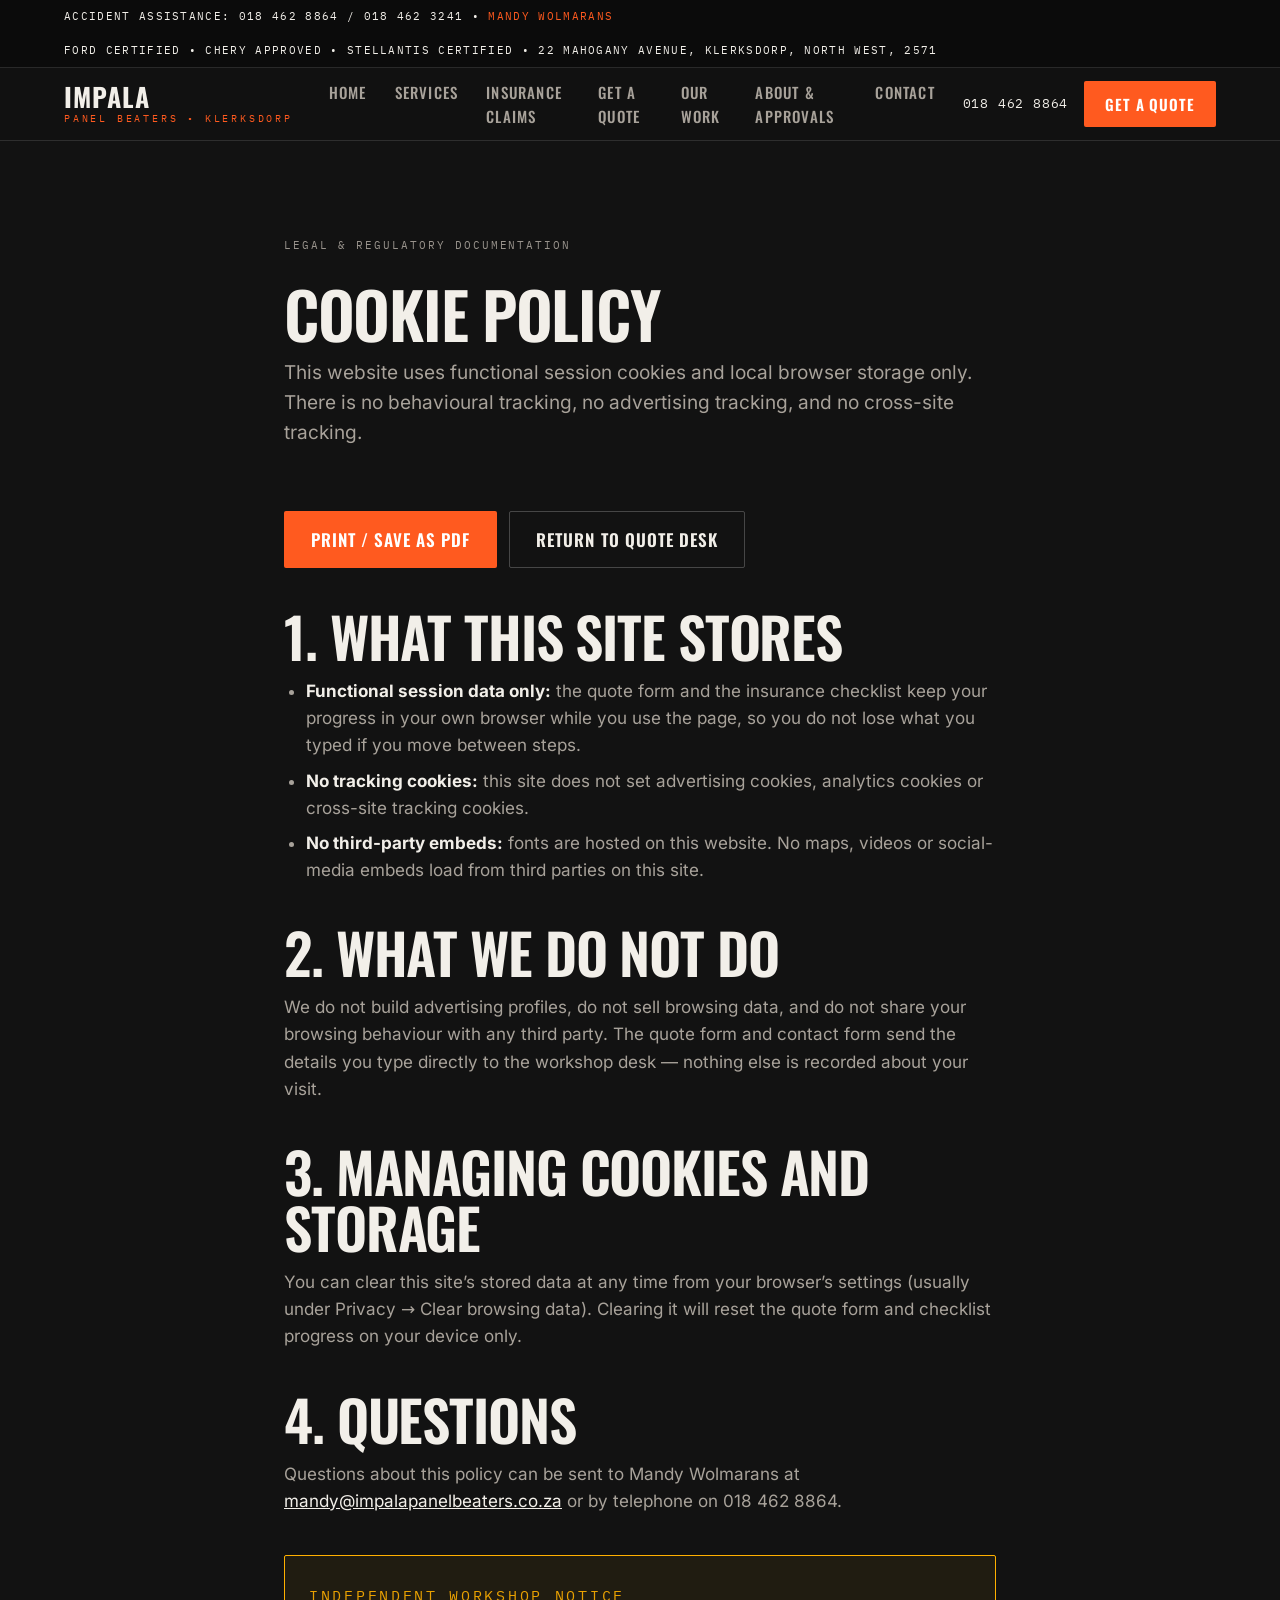
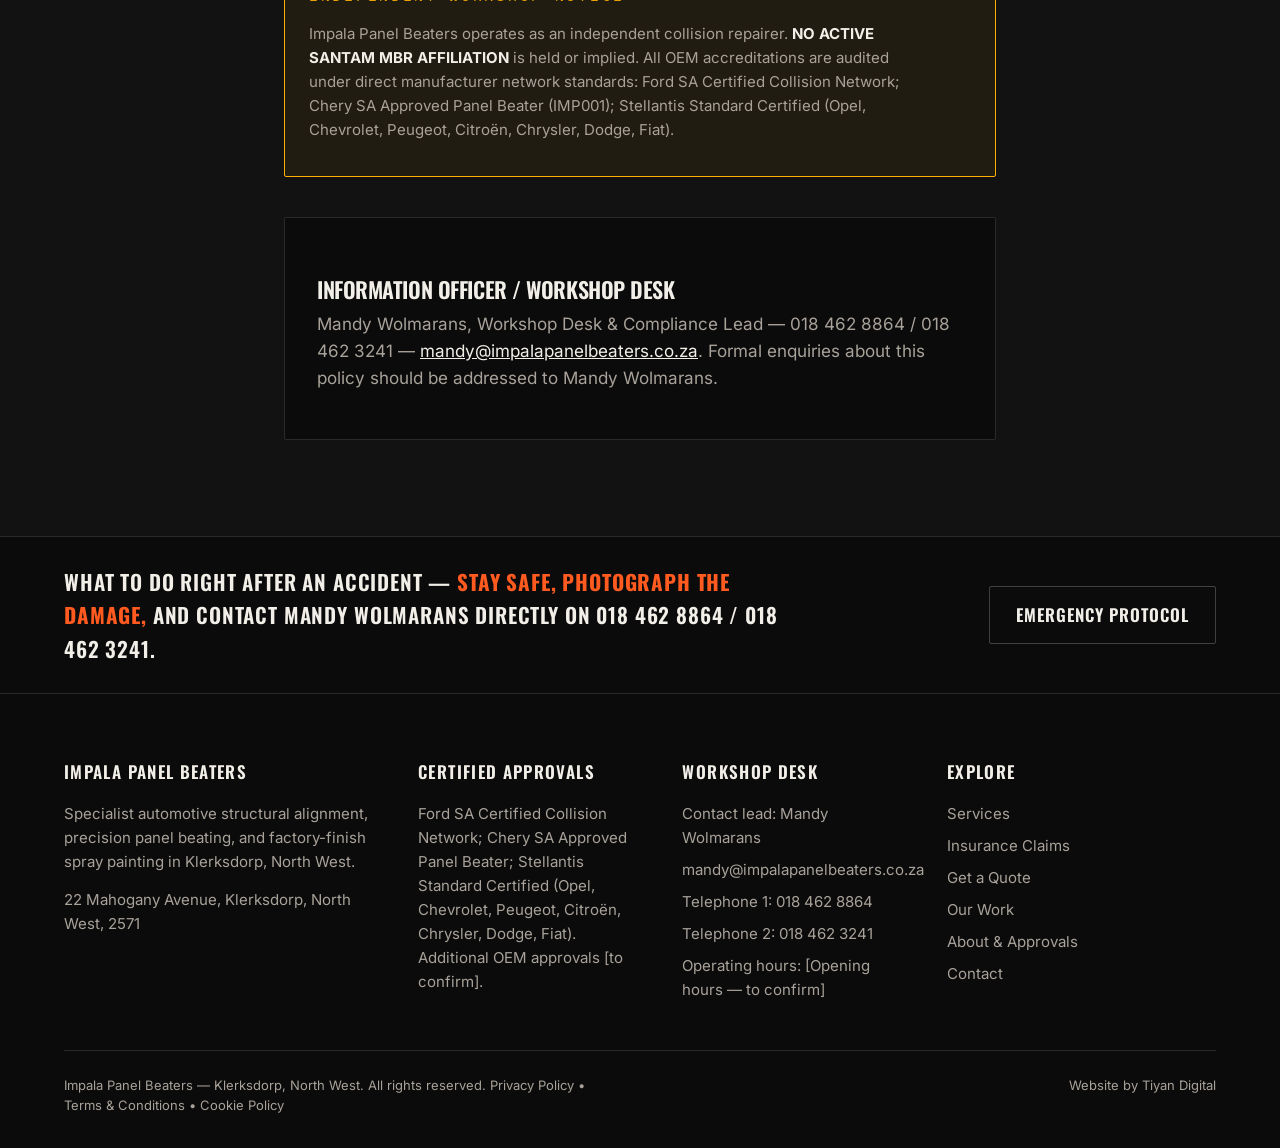
<file: cookies.html>
<!DOCTYPE html>
<html lang="en-ZA">
<head>
<meta charset="utf-8">
<meta name="viewport" content="width=device-width, initial-scale=1">
<title>Cookie Policy — Impala Panel Beaters | Impala Panel Beaters — Klerksdorp</title>
<meta name="description" content="How this website uses cookies and local storage: functional session data only, no behavioural or cross-site tracking.">
<link rel="stylesheet" href="assets/fonts/fonts.css">
<link rel="stylesheet" href="assets/css/main.css">
<script type="application/ld+json">
{"@context":"https://schema.org","@type":"AutoBodyShop","name":"Impala Panel Beaters",
"address":{"@type":"PostalAddress","streetAddress":"22 Mahogany Avenue","addressLocality":"Klerksdorp","addressRegion":"North West","postalCode":"2571","addressCountry":"ZA"},
"telephone":"018 462 8864","email":"mandy@impalapanelbeaters.co.za"}
</script>
</head>
<body class="">
<a class="skip-link" href="#main" style="position:absolute;left:-9999px">Skip to content</a>
<div class="topbar"><div class="wrap">
<span>Accident assistance: <a href="tel:+27184628864">018 462 8864</a> / <a href="tel:+27184623241">018 462 3241</a> &bull; <span class="tb-accent">Mandy Wolmarans</span></span>
<span class="tb-right">Ford Certified &bull; Chery Approved &bull; Stellantis Certified &bull; 22 Mahogany Avenue, Klerksdorp, North West, 2571</span>
</div></div>
<header class="site-header"><div class="wrap">
<a class="brand" href="index.html" aria-label="Impala Panel Beaters — home"><strong>Impala</strong><span>Panel Beaters &bull; Klerksdorp</span></a>
<div class="header-actions">
<nav class="main-nav" aria-label="Main navigation">
        <a href="index.html">Home</a>
        <a href="services.html">Services</a>
        <a href="insurance-claims.html">Insurance Claims</a>
        <a href="quote.html">Get a Quote</a>
        <a href="work.html">Our Work</a>
        <a href="about.html">About & Approvals</a>
        <a href="contact.html">Contact</a>
</nav>
<a class="header-phone" href="tel:+27184628864">018 462 8864</a>
<a class="btn btn-primary" href="quote.html">Get a Quote</a>
<button class="nav-toggle" type="button" aria-label="Open menu" aria-expanded="false"><span></span><span></span><span></span></button>
</div>
</div></header>
<main id="main">

<section><div class="wrap legal-body">
<div class="section-head reveal">
<p class="eyebrow">Legal &amp; Regulatory Documentation</p>
<h1 style="font-size:clamp(40px,5vw,72px)">Cookie Policy</h1>
<p class="lede">This website uses functional session cookies and local browser storage only. There is no behavioural tracking, no advertising tracking, and no cross-site tracking.</p>
</div>
<div class="doc-actions reveal">
<button class="btn btn-primary" type="button" id="print-doc">Print / Save as PDF</button>
<a class="btn btn-ghost" href="quote.html">Return to Quote Desk</a>
</div>

<h2>1. What this site stores</h2>
<ul>
<li><strong>Functional session data only:</strong> the quote form and the insurance checklist keep your progress in your own browser while you use the page, so you do not lose what you typed if you move between steps.</li>
<li><strong>No tracking cookies:</strong> this site does not set advertising cookies, analytics cookies or cross-site tracking cookies.</li>
<li><strong>No third-party embeds:</strong> fonts are hosted on this website. No maps, videos or social-media embeds load from third parties on this site.</li>
</ul>
<h2>2. What we do not do</h2>
<p>We do not build advertising profiles, do not sell browsing data, and do not share your browsing behaviour with any third party. The quote form and contact form send the details you type directly to the workshop desk &mdash; nothing else is recorded about your visit.</p>
<h2>3. Managing cookies and storage</h2>
<p>You can clear this site&rsquo;s stored data at any time from your browser&rsquo;s settings (usually under Privacy &rarr; Clear browsing data). Clearing it will reset the quote form and checklist progress on your device only.</p>
<h2>4. Questions</h2>
<p>Questions about this policy can be sent to Mandy Wolmarans at <a href="mailto:mandy@impalapanelbeaters.co.za">mandy@impalapanelbeaters.co.za</a> or by telephone on 018 462 8864.</p>

<div class="notice reveal" style="margin:40px 0">
<p class="label">Independent workshop notice</p>
<p>Impala Panel Beaters operates as an independent collision repairer. <strong>NO ACTIVE SANTAM MBR AFFILIATION</strong> is held or implied. All OEM accreditations are audited under direct manufacturer network standards: Ford SA Certified Collision Network; Chery SA Approved Panel Beater (IMP001); Stellantis Standard Certified (Opel, Chevrolet, Peugeot, Citro&euml;n, Chrysler, Dodge, Fiat).</p>
</div>
<div class="panel-box reveal">
<h3>Information Officer / Workshop Desk</h3>
<p>Mandy Wolmarans, Workshop Desk &amp; Compliance Lead &mdash; 018 462 8864 / 018 462 3241 &mdash; <a href="mailto:mandy@impalapanelbeaters.co.za">mandy@impalapanelbeaters.co.za</a>. Formal enquiries about this policy should be addressed to Mandy Wolmarans.</p>
</div>
</div></section>

</main>
<section class="safety-strip" aria-label="What to do right after an accident"><div class="wrap">
<p>What to do right after an accident — <b>stay safe, photograph the damage,</b> and contact Mandy Wolmarans directly on 018 462 8864 / 018 462 3241.</p>
<a class="btn btn-ghost" href="contact.html#emergency-protocol">Emergency Protocol</a>
</div></section>
<footer class="site-footer"><div class="wrap">
<div class="footer-grid">
<div>
<h4>Impala Panel Beaters</h4>
<p>Specialist automotive structural alignment, precision panel beating, and factory-finish spray painting in Klerksdorp, North West.</p>
<p style="margin-top:14px">22 Mahogany Avenue, Klerksdorp, North West, 2571</p>
</div>
<div>
<h4>Certified Approvals</h4>
<p>Ford SA Certified Collision Network; Chery SA Approved Panel Beater; Stellantis Standard Certified (Opel, Chevrolet, Peugeot, Citro&euml;n, Chrysler, Dodge, Fiat). Additional OEM approvals [to confirm].</p>
</div>
<div>
<h4>Workshop Desk</h4>
<ul>
<li>Contact lead: Mandy Wolmarans</li>
<li><a href="mailto:mandy@impalapanelbeaters.co.za">mandy@impalapanelbeaters.co.za</a></li>
<li><a href="tel:+27184628864">Telephone 1: 018 462 8864</a></li>
<li><a href="tel:+27184623241">Telephone 2: 018 462 3241</a></li>
<li>Operating hours: [Opening hours &mdash; to confirm]</li>
</ul>
</div>
<div>
<h4>Explore</h4>
<ul>
<li><a href="services.html">Services</a></li>
<li><a href="insurance-claims.html">Insurance Claims</a></li>
<li><a href="quote.html">Get a Quote</a></li>
<li><a href="work.html">Our Work</a></li>
<li><a href="about.html">About &amp; Approvals</a></li>
<li><a href="contact.html">Contact</a></li>
</ul>
</div>
</div>
<div class="footer-bottom">
<p>Impala Panel Beaters &mdash; Klerksdorp, North West. All rights reserved. <a href="privacy.html">Privacy Policy</a> &bull; <a href="terms.html">Terms &amp; Conditions</a> &bull; <a href="cookies.html">Cookie Policy</a></p>
<p>Website by <a href="https://tiyandegital.com">Tiyan Digital</a></p>
</div>
</div></footer>
<script src="assets/js/main.js"></script>
</body>
</html>
</file>
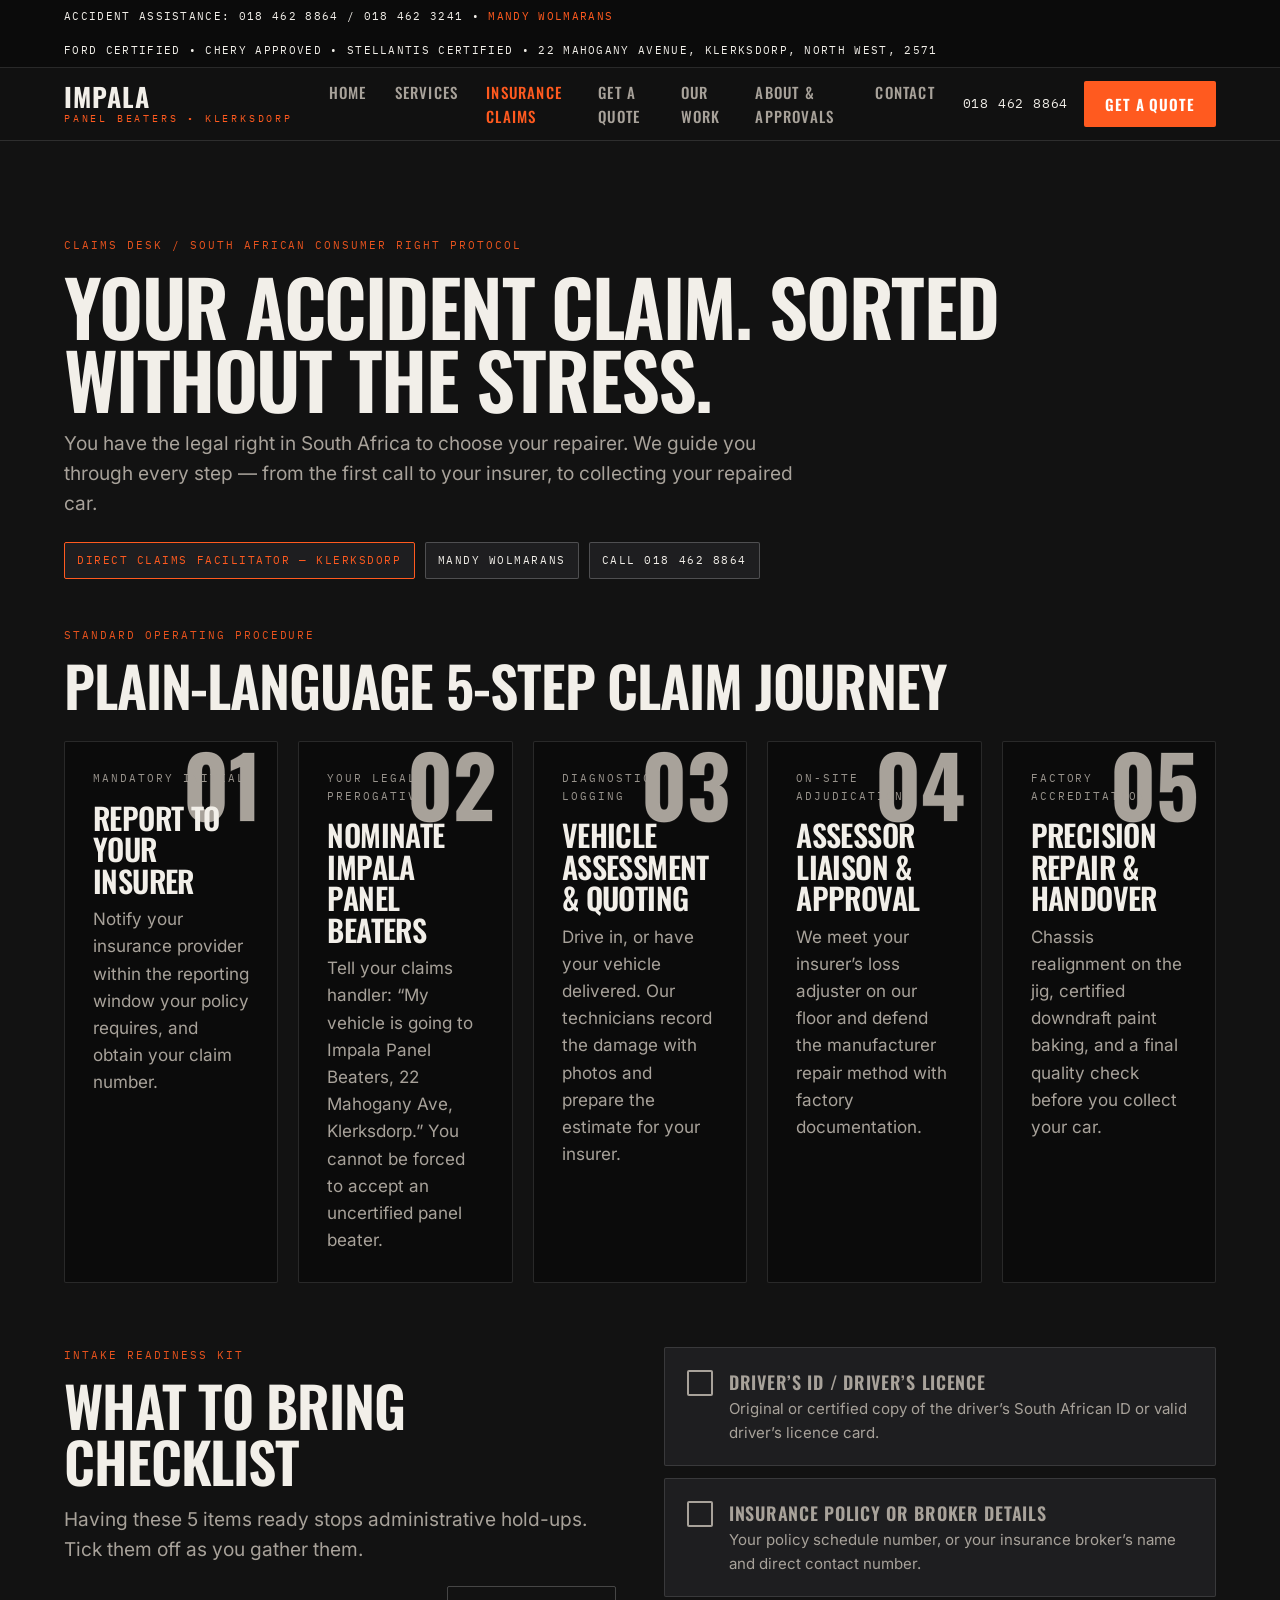
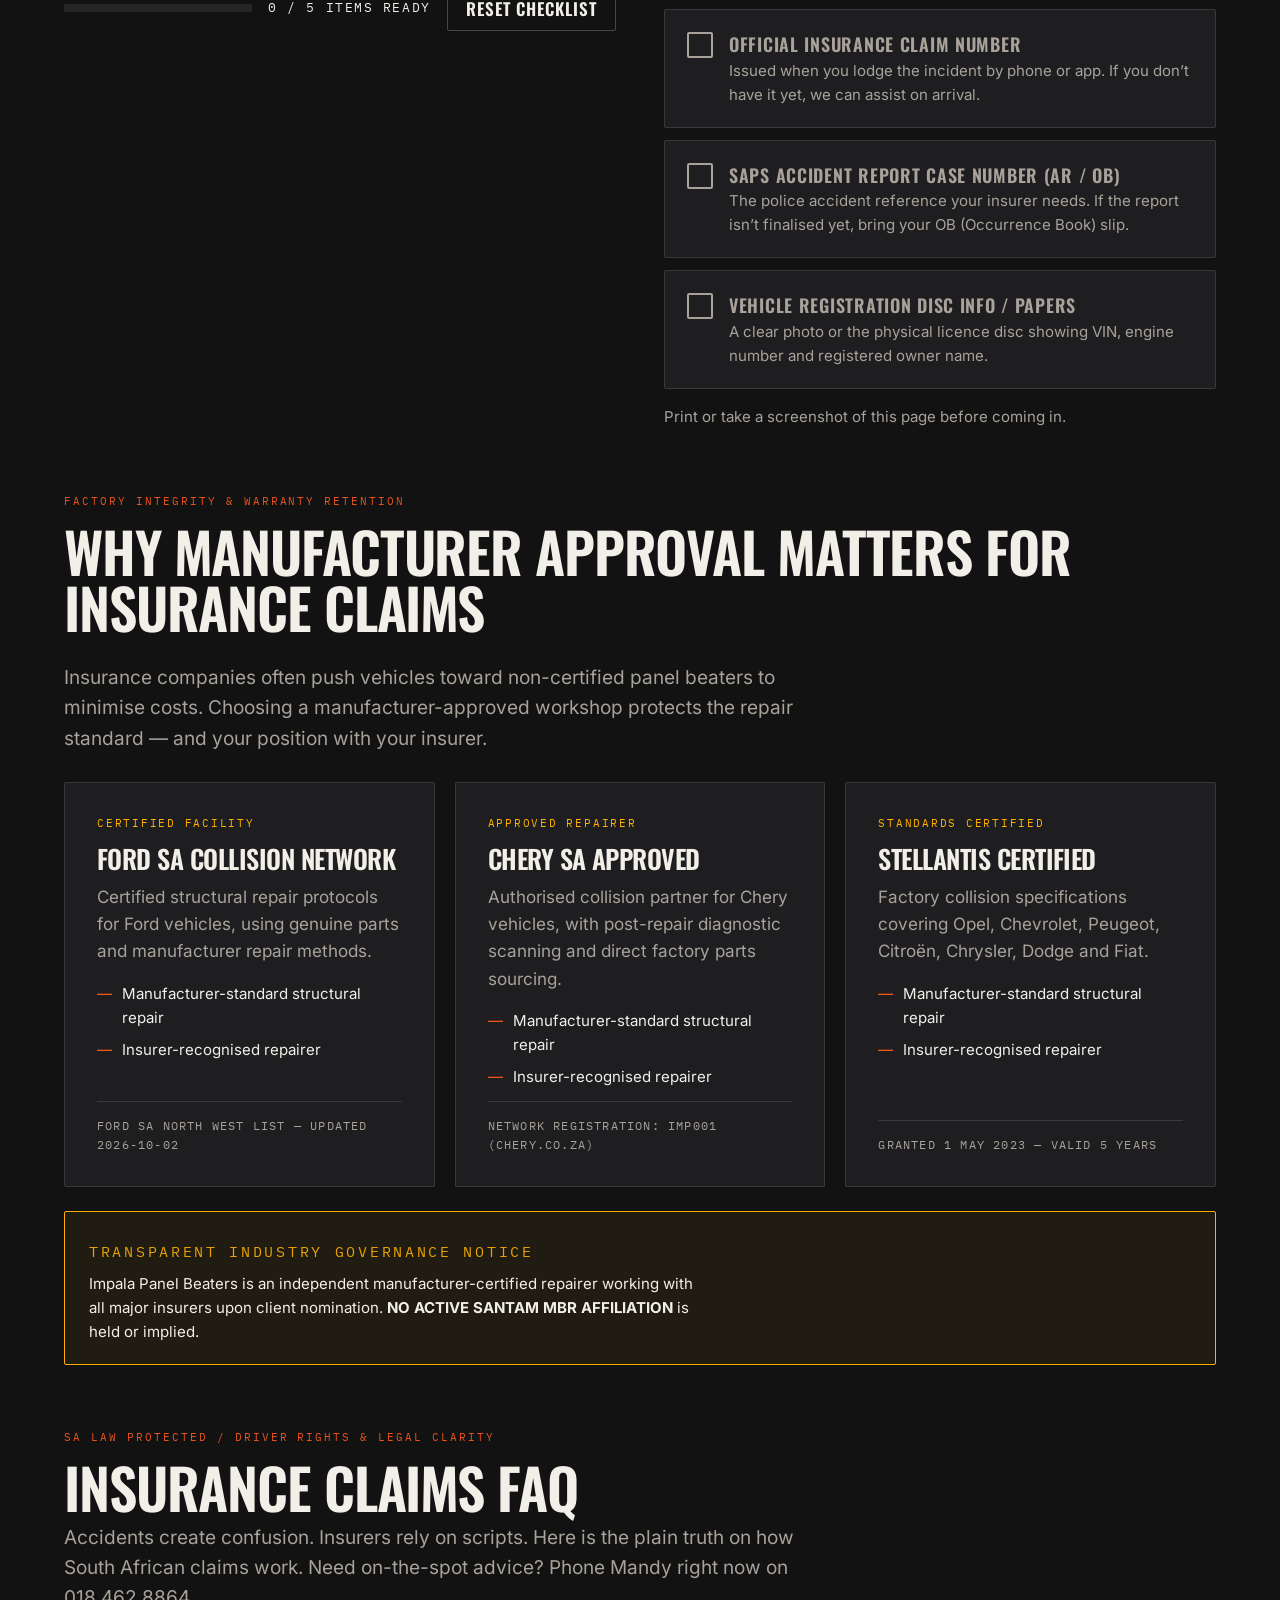
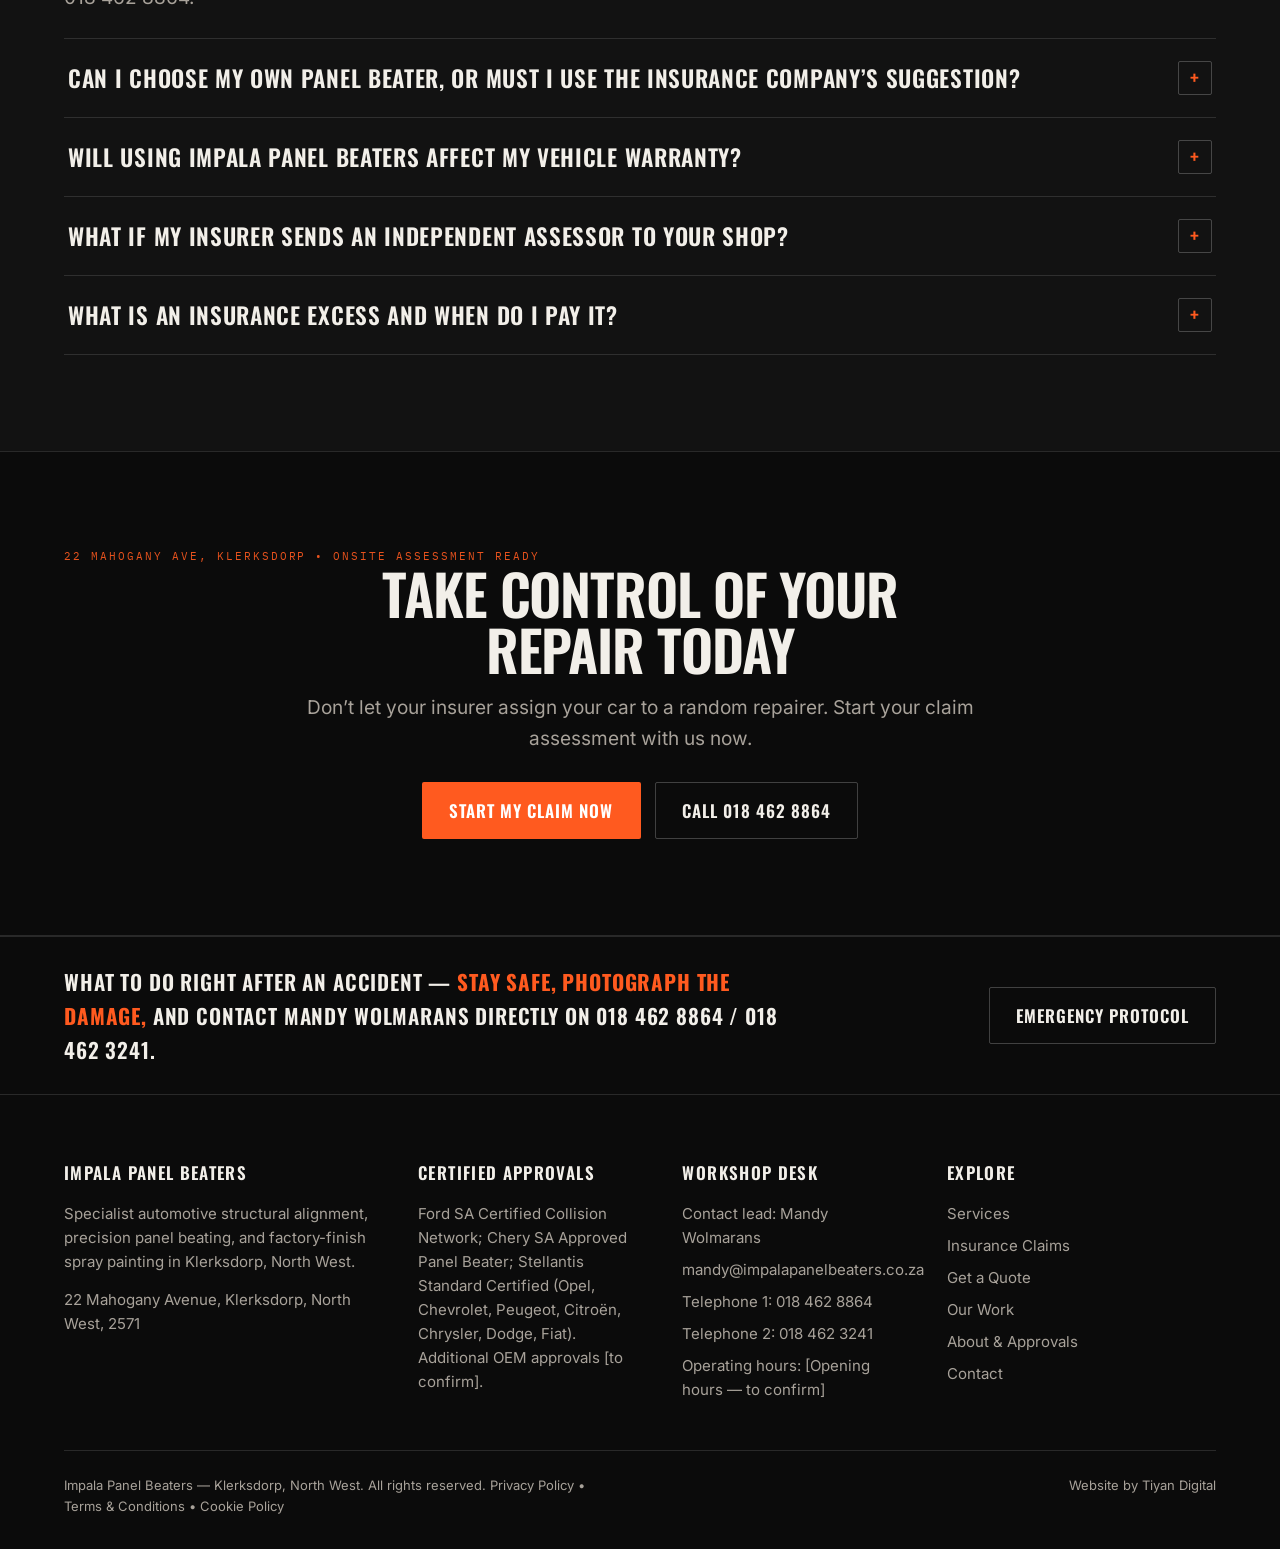
<file: insurance-claims.html>
<!DOCTYPE html>
<html lang="en-ZA">
<head>
<meta charset="utf-8">
<meta name="viewport" content="width=device-width, initial-scale=1">
<title>Insurance Claims — Choose Your Panel Beater in Klerksdorp | Impala Panel Beaters — Klerksdorp</title>
<meta name="description" content="Your accident claim, sorted without the stress. You have the legal right in South Africa to choose your repairer. Mandy handles the insurer liaison.">
<link rel="stylesheet" href="assets/fonts/fonts.css">
<link rel="stylesheet" href="assets/css/main.css">
<script type="application/ld+json">
{"@context":"https://schema.org","@type":"AutoBodyShop","name":"Impala Panel Beaters",
"address":{"@type":"PostalAddress","streetAddress":"22 Mahogany Avenue","addressLocality":"Klerksdorp","addressRegion":"North West","postalCode":"2571","addressCountry":"ZA"},
"telephone":"018 462 8864","email":"mandy@impalapanelbeaters.co.za"}
</script>
</head>
<body class="">
<a class="skip-link" href="#main" style="position:absolute;left:-9999px">Skip to content</a>
<div class="topbar"><div class="wrap">
<span>Accident assistance: <a href="tel:+27184628864">018 462 8864</a> / <a href="tel:+27184623241">018 462 3241</a> &bull; <span class="tb-accent">Mandy Wolmarans</span></span>
<span class="tb-right">Ford Certified &bull; Chery Approved &bull; Stellantis Certified &bull; 22 Mahogany Avenue, Klerksdorp, North West, 2571</span>
</div></div>
<header class="site-header"><div class="wrap">
<a class="brand" href="index.html" aria-label="Impala Panel Beaters — home"><strong>Impala</strong><span>Panel Beaters &bull; Klerksdorp</span></a>
<div class="header-actions">
<nav class="main-nav" aria-label="Main navigation">
        <a href="index.html">Home</a>
        <a href="services.html">Services</a>
        <a href="insurance-claims.html" aria-current="page">Insurance Claims</a>
        <a href="quote.html">Get a Quote</a>
        <a href="work.html">Our Work</a>
        <a href="about.html">About & Approvals</a>
        <a href="contact.html">Contact</a>
</nav>
<a class="header-phone" href="tel:+27184628864">018 462 8864</a>
<a class="btn btn-primary" href="quote.html">Get a Quote</a>
<button class="nav-toggle" type="button" aria-label="Open menu" aria-expanded="false"><span></span><span></span><span></span></button>
</div>
</div></header>
<main id="main">

<section><div class="wrap">
<div class="section-head reveal">
<p class="eyebrow">Claims Desk / South African Consumer Right Protocol</p>
<h1 style="font-size:clamp(44px,6vw,84px)">Your accident claim. Sorted without the stress.</h1>
<p class="lede">You have the legal right in South Africa to choose your repairer. We guide you through every step &mdash; from the first call to your insurer, to collecting your repaired car.</p>
<div class="hero-badges" style="margin-top:8px">
<span class="badge hot">Direct Claims Facilitator &mdash; Klerksdorp</span>
<span class="badge">Mandy Wolmarans</span>
<span class="badge">Call 018 462 8864</span>
</div>
</div>

<div class="reveal" style="margin-bottom:64px">
<p class="eyebrow">Standard Operating Procedure</p>
<h2 style="margin:12px 0 28px">Plain-language 5-step claim journey</h2>
<div class="steps steps-5" style="margin-bottom:0">
<article class="step"><p class="ghost">01</p><p class="label">Mandatory Initial</p><h3>Report to your insurer</h3><p>Notify your insurance provider within the reporting window your policy requires, and obtain your claim number.</p></article>
<article class="step"><p class="ghost">02</p><p class="label">Your Legal Prerogative</p><h3>Nominate Impala Panel Beaters</h3><p>Tell your claims handler: &ldquo;My vehicle is going to Impala Panel Beaters, 22 Mahogany Ave, Klerksdorp.&rdquo; You cannot be forced to accept an uncertified panel beater.</p></article>
<article class="step"><p class="ghost">03</p><p class="label">Diagnostic Logging</p><h3>Vehicle assessment &amp; quoting</h3><p>Drive in, or have your vehicle delivered. Our technicians record the damage with photos and prepare the estimate for your insurer.</p></article>
<article class="step"><p class="ghost">04</p><p class="label">On-Site Adjudication</p><h3>Assessor liaison &amp; approval</h3><p>We meet your insurer&rsquo;s loss adjuster on our floor and defend the manufacturer repair method with factory documentation.</p></article>
<article class="step"><p class="ghost">05</p><p class="label">Factory Accreditation</p><h3>Precision repair &amp; handover</h3><p>Chassis realignment on the jig, certified downdraft paint baking, and a final quality check before you collect your car.</p></article>
</div>
</div>

<div class="split reveal" style="margin-bottom:64px">
<div>
<p class="eyebrow">Intake Readiness Kit</p>
<h2 style="margin:12px 0 16px">What to bring checklist</h2>
<p class="lede">Having these 5 items ready stops administrative hold-ups. Tick them off as you gather them.</p>
<div class="progress-line">
<div class="progress-track" role="progressbar" aria-label="Checklist progress"><div class="progress-fill" id="checklist-fill"></div></div>
<span class="progress-count" id="checklist-count">0 / 5 items ready</span>
<button class="btn btn-ghost" type="button" id="checklist-reset" style="min-height:44px;padding:8px 18px">Reset Checklist</button>
</div>
</div>
<div>
<ul class="checklist" aria-label="What to bring checklist">
<li><span class="box" aria-hidden="true">&#10003;</span><span><b>Driver&rsquo;s ID / driver&rsquo;s licence</b>Original or certified copy of the driver&rsquo;s South African ID or valid driver&rsquo;s licence card.</span></li>
<li><span class="box" aria-hidden="true">&#10003;</span><span><b>Insurance policy or broker details</b>Your policy schedule number, or your insurance broker&rsquo;s name and direct contact number.</span></li>
<li><span class="box" aria-hidden="true">&#10003;</span><span><b>Official insurance claim number</b>Issued when you lodge the incident by phone or app. If you don&rsquo;t have it yet, we can assist on arrival.</span></li>
<li><span class="box" aria-hidden="true">&#10003;</span><span><b>SAPS accident report case number (AR / OB)</b>The police accident reference your insurer needs. If the report isn&rsquo;t finalised yet, bring your OB (Occurrence Book) slip.</span></li>
<li><span class="box" aria-hidden="true">&#10003;</span><span><b>Vehicle registration disc info / papers</b>A clear photo or the physical licence disc showing VIN, engine number and registered owner name.</span></li>
</ul>
<p style="margin-top:16px;color:var(--muted);font-size:15px">Print or take a screenshot of this page before coming in.</p>
</div>
</div>

<div class="reveal" style="margin-bottom:64px">
<p class="eyebrow">Factory Integrity &amp; Warranty Retention</p>
<h2 style="margin:12px 0 28px">Why manufacturer approval matters for insurance claims</h2>
<p class="lede" style="margin-bottom:28px">Insurance companies often push vehicles toward non-certified panel beaters to minimise costs. Choosing a manufacturer-approved workshop protects the repair standard &mdash; and your position with your insurer.</p>
<div class="approval-grid">
<article class="approval"><p class="status">Certified Facility</p><h3>Ford SA Collision Network</h3><p>Certified structural repair protocols for Ford vehicles, using genuine parts and manufacturer repair methods.</p><ul><li>Manufacturer-standard structural repair</li><li>Insurer-recognised repairer</li></ul><p class="makes">Ford SA North West list &mdash; updated 2026-10-02</p></article>
<article class="approval"><p class="status">Approved Repairer</p><h3>Chery SA Approved</h3><p>Authorised collision partner for Chery vehicles, with post-repair diagnostic scanning and direct factory parts sourcing.</p><ul><li>Manufacturer-standard structural repair</li><li>Insurer-recognised repairer</li></ul><p class="makes">Network registration: IMP001 (chery.co.za)</p></article>
<article class="approval"><p class="status">Standards Certified</p><h3>Stellantis Certified</h3><p>Factory collision specifications covering Opel, Chevrolet, Peugeot, Citro&euml;n, Chrysler, Dodge and Fiat.</p><ul><li>Manufacturer-standard structural repair</li><li>Insurer-recognised repairer</li></ul><p class="makes">Granted 1 May 2023 &mdash; valid 5 years</p></article>
</div>
<div class="notice" style="margin-top:24px"><p class="label">Transparent industry governance notice</p><p>Impala Panel Beaters is an independent manufacturer-certified repairer working with all major insurers upon client nomination. <strong>NO ACTIVE SANTAM MBR AFFILIATION</strong> is held or implied.</p></div>
</div>

<div class="reveal">
<p class="eyebrow">SA Law Protected / Driver Rights &amp; Legal Clarity</p>
<h2 style="margin:12px 0 8px">Insurance claims FAQ</h2>
<p class="lede" style="margin-bottom:24px">Accidents create confusion. Insurers rely on scripts. Here is the plain truth on how South African claims work. Need on-the-spot advice? Phone Mandy right now on 018 462 8864.</p>
<div class="faq">
<div class="faq-item"><button class="faq-q" type="button" aria-expanded="false">Can I choose my own panel beater, or must I use the insurance company&rsquo;s suggestion?<span class="plus" aria-hidden="true">+</span></button><div class="faq-a"><p>Yes, you can choose. Under the South African Competition Commission&rsquo;s automotive aftermarket guidelines, you have the right to choose your repairer. Your insurer may suggest a shop, but they cannot force you to use it. Tell your claims handler your choice in writing and ask them to record it on your claim.</p></div></div>
<div class="faq-item"><button class="faq-q" type="button" aria-expanded="false">Will using Impala Panel Beaters affect my vehicle warranty?<span class="plus" aria-hidden="true">+</span></button><div class="faq-a"><p>We cannot answer that for your specific vehicle and policy &mdash; warranty terms differ by manufacturer and by policy. Check your warranty terms and ask your insurer directly before authorising repairs. Using a manufacturer-approved repairer is the safest way to protect your warranty cover.</p></div></div>
<div class="faq-item"><button class="faq-q" type="button" aria-expanded="false">What if my insurer sends an independent assessor to your shop?<span class="plus" aria-hidden="true">+</span></button><div class="faq-a"><p>That is normal and we welcome it. We meet your insurer&rsquo;s assessor on our floor, walk them through the damage, and explain the manufacturer repair method and the estimate line by line. You do not have to argue the technical case yourself &mdash; that is our job.</p></div></div>
<div class="faq-item"><button class="faq-q" type="button" aria-expanded="false">What is an insurance excess and when do I pay it?<span class="plus" aria-hidden="true">+</span></button><div class="faq-a"><p>An excess is the amount you pay towards a claim, set by your insurance policy &mdash; it is not set by the panel beater. Check your policy schedule for the amount and when it is payable; it is usually settled when the repair is authorised or when you collect your vehicle. If you are unsure, ask your insurer or ask Mandy and we will help you read your schedule.</p></div></div>
</div>
</div>
</div></section>
<section class="cta-band reveal"><div class="wrap">
<p class="eyebrow">22 Mahogany Ave, Klerksdorp &bull; Onsite Assessment Ready</p>
<h2>Take control of your repair today</h2>
<p class="lede">Don&rsquo;t let your insurer assign your car to a random repairer. Start your claim assessment with us now.</p>
<div class="hero-cta"><a class="btn btn-primary" href="quote.html">Start My Claim Now</a><a class="btn btn-ghost" href="tel:+27184628864">Call 018 462 8864</a></div>
</div></section>
</main>
<section class="safety-strip" aria-label="What to do right after an accident"><div class="wrap">
<p>What to do right after an accident — <b>stay safe, photograph the damage,</b> and contact Mandy Wolmarans directly on 018 462 8864 / 018 462 3241.</p>
<a class="btn btn-ghost" href="contact.html#emergency-protocol">Emergency Protocol</a>
</div></section>
<footer class="site-footer"><div class="wrap">
<div class="footer-grid">
<div>
<h4>Impala Panel Beaters</h4>
<p>Specialist automotive structural alignment, precision panel beating, and factory-finish spray painting in Klerksdorp, North West.</p>
<p style="margin-top:14px">22 Mahogany Avenue, Klerksdorp, North West, 2571</p>
</div>
<div>
<h4>Certified Approvals</h4>
<p>Ford SA Certified Collision Network; Chery SA Approved Panel Beater; Stellantis Standard Certified (Opel, Chevrolet, Peugeot, Citro&euml;n, Chrysler, Dodge, Fiat). Additional OEM approvals [to confirm].</p>
</div>
<div>
<h4>Workshop Desk</h4>
<ul>
<li>Contact lead: Mandy Wolmarans</li>
<li><a href="mailto:mandy@impalapanelbeaters.co.za">mandy@impalapanelbeaters.co.za</a></li>
<li><a href="tel:+27184628864">Telephone 1: 018 462 8864</a></li>
<li><a href="tel:+27184623241">Telephone 2: 018 462 3241</a></li>
<li>Operating hours: [Opening hours &mdash; to confirm]</li>
</ul>
</div>
<div>
<h4>Explore</h4>
<ul>
<li><a href="services.html">Services</a></li>
<li><a href="insurance-claims.html">Insurance Claims</a></li>
<li><a href="quote.html">Get a Quote</a></li>
<li><a href="work.html">Our Work</a></li>
<li><a href="about.html">About &amp; Approvals</a></li>
<li><a href="contact.html">Contact</a></li>
</ul>
</div>
</div>
<div class="footer-bottom">
<p>Impala Panel Beaters &mdash; Klerksdorp, North West. All rights reserved. <a href="privacy.html">Privacy Policy</a> &bull; <a href="terms.html">Terms &amp; Conditions</a> &bull; <a href="cookies.html">Cookie Policy</a></p>
<p>Website by <a href="https://tiyandegital.com">Tiyan Digital</a></p>
</div>
</div></footer>
<script src="assets/js/main.js"></script>
</body>
</html>
</file>
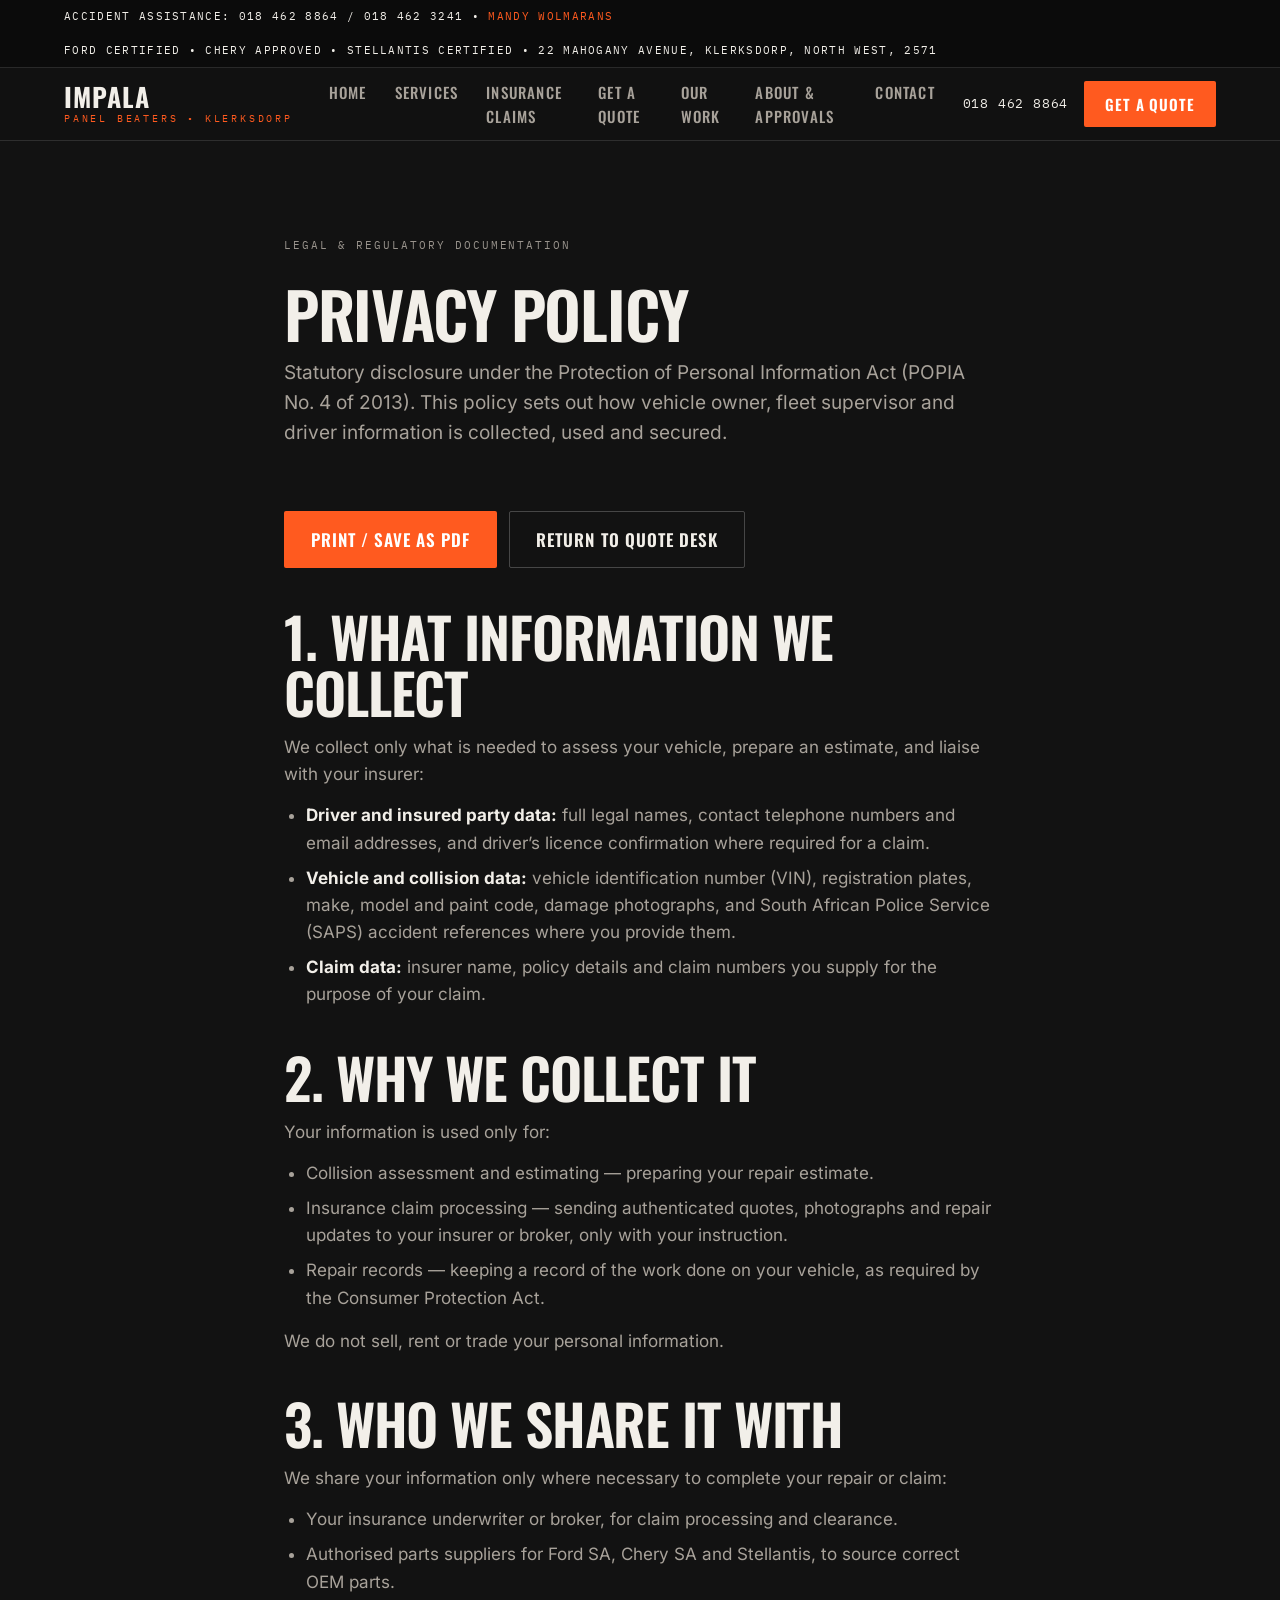
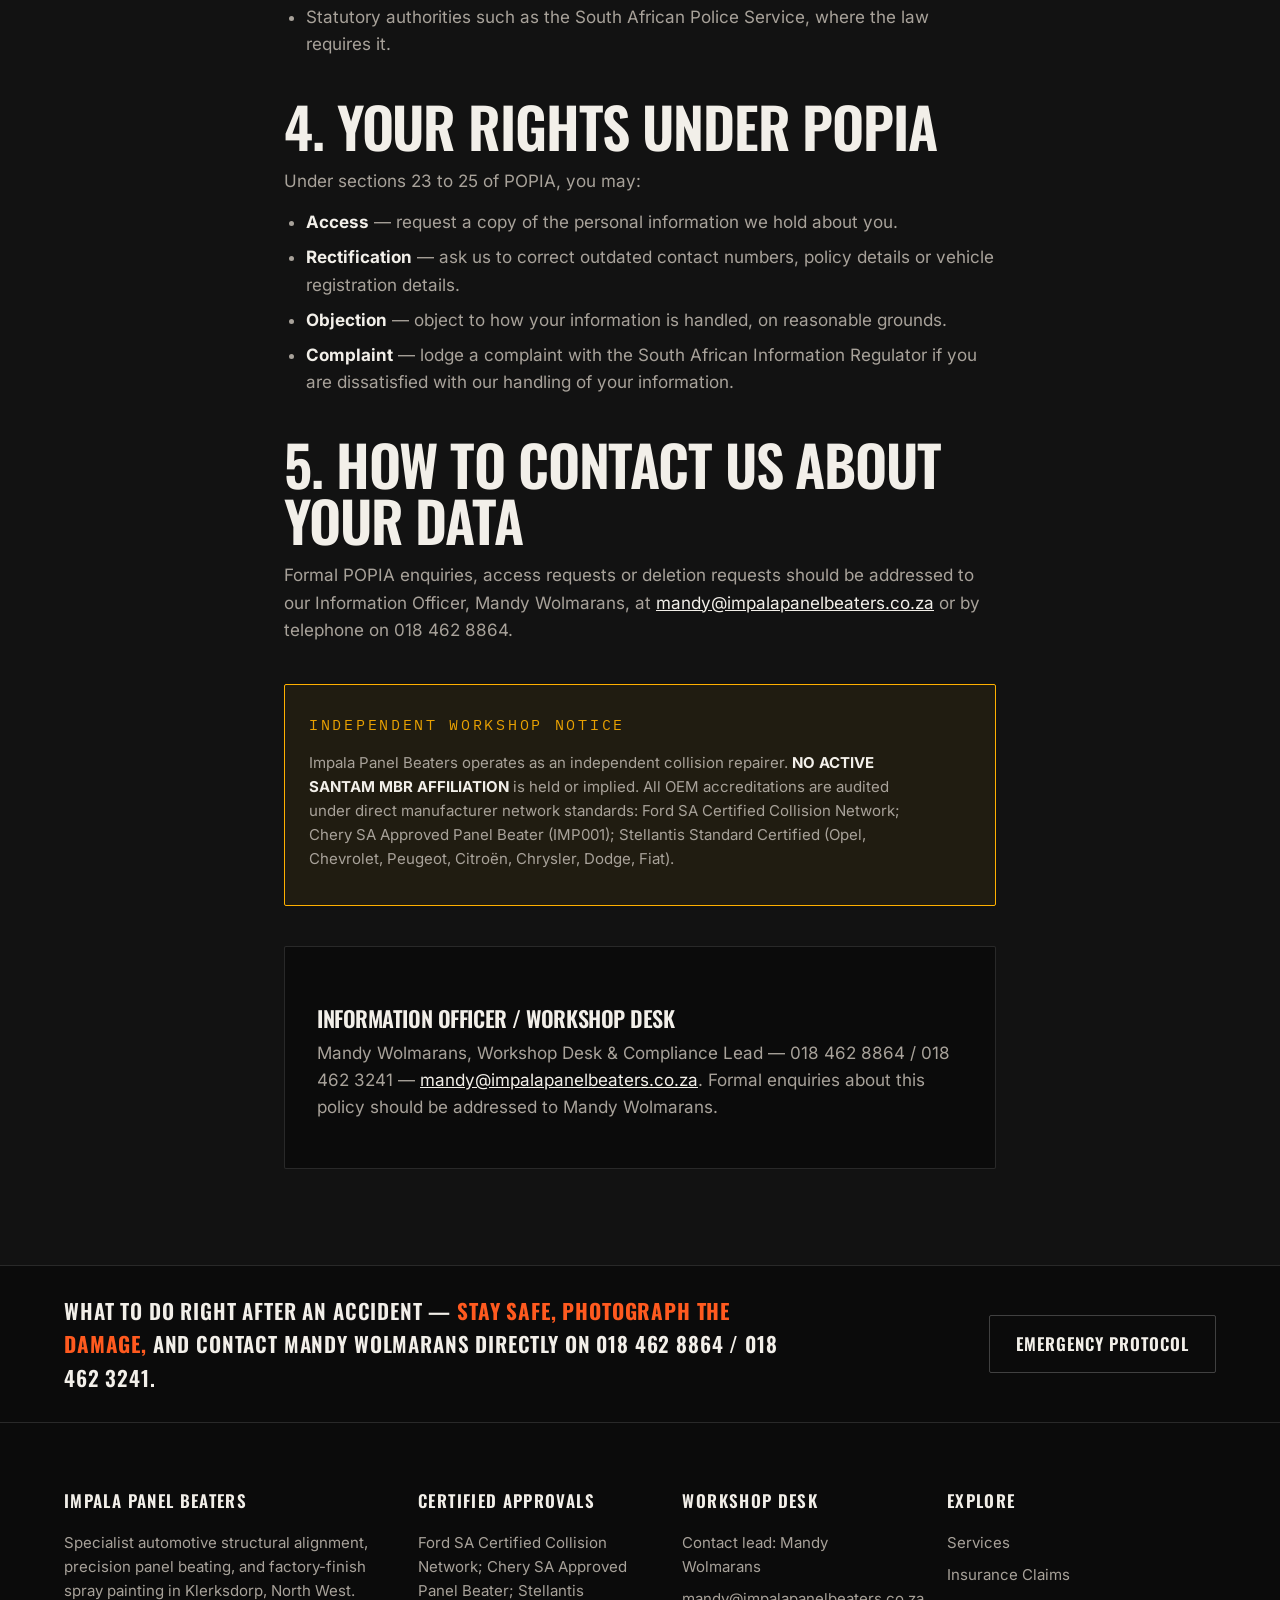
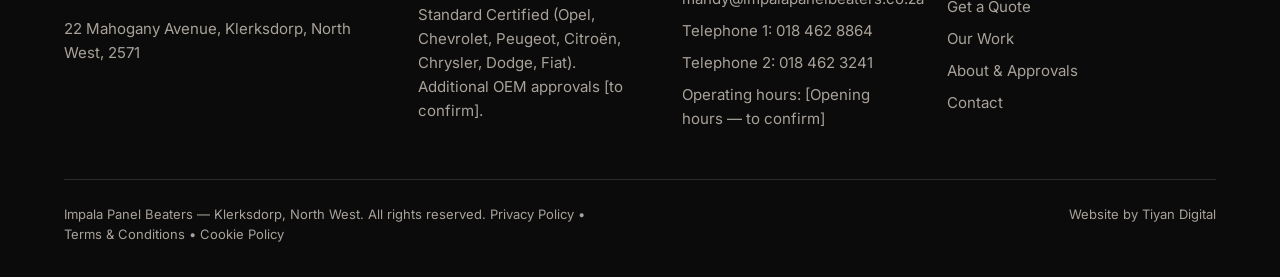
<file: privacy.html>
<!DOCTYPE html>
<html lang="en-ZA">
<head>
<meta charset="utf-8">
<meta name="viewport" content="width=device-width, initial-scale=1">
<title>Privacy Policy (POPIA) — Impala Panel Beaters | Impala Panel Beaters — Klerksdorp</title>
<meta name="description" content="How Impala Panel Beaters collects, uses and protects your personal information under the Protection of Personal Information Act (POPIA).">
<link rel="stylesheet" href="assets/fonts/fonts.css">
<link rel="stylesheet" href="assets/css/main.css">
<script type="application/ld+json">
{"@context":"https://schema.org","@type":"AutoBodyShop","name":"Impala Panel Beaters",
"address":{"@type":"PostalAddress","streetAddress":"22 Mahogany Avenue","addressLocality":"Klerksdorp","addressRegion":"North West","postalCode":"2571","addressCountry":"ZA"},
"telephone":"018 462 8864","email":"mandy@impalapanelbeaters.co.za"}
</script>
</head>
<body class="">
<a class="skip-link" href="#main" style="position:absolute;left:-9999px">Skip to content</a>
<div class="topbar"><div class="wrap">
<span>Accident assistance: <a href="tel:+27184628864">018 462 8864</a> / <a href="tel:+27184623241">018 462 3241</a> &bull; <span class="tb-accent">Mandy Wolmarans</span></span>
<span class="tb-right">Ford Certified &bull; Chery Approved &bull; Stellantis Certified &bull; 22 Mahogany Avenue, Klerksdorp, North West, 2571</span>
</div></div>
<header class="site-header"><div class="wrap">
<a class="brand" href="index.html" aria-label="Impala Panel Beaters — home"><strong>Impala</strong><span>Panel Beaters &bull; Klerksdorp</span></a>
<div class="header-actions">
<nav class="main-nav" aria-label="Main navigation">
        <a href="index.html">Home</a>
        <a href="services.html">Services</a>
        <a href="insurance-claims.html">Insurance Claims</a>
        <a href="quote.html">Get a Quote</a>
        <a href="work.html">Our Work</a>
        <a href="about.html">About & Approvals</a>
        <a href="contact.html">Contact</a>
</nav>
<a class="header-phone" href="tel:+27184628864">018 462 8864</a>
<a class="btn btn-primary" href="quote.html">Get a Quote</a>
<button class="nav-toggle" type="button" aria-label="Open menu" aria-expanded="false"><span></span><span></span><span></span></button>
</div>
</div></header>
<main id="main">

<section><div class="wrap legal-body">
<div class="section-head reveal">
<p class="eyebrow">Legal &amp; Regulatory Documentation</p>
<h1 style="font-size:clamp(40px,5vw,72px)">Privacy Policy</h1>
<p class="lede">Statutory disclosure under the Protection of Personal Information Act (POPIA No. 4 of 2013). This policy sets out how vehicle owner, fleet supervisor and driver information is collected, used and secured.</p>
</div>
<div class="doc-actions reveal">
<button class="btn btn-primary" type="button" id="print-doc">Print / Save as PDF</button>
<a class="btn btn-ghost" href="quote.html">Return to Quote Desk</a>
</div>

<h2>1. What information we collect</h2>
<p>We collect only what is needed to assess your vehicle, prepare an estimate, and liaise with your insurer:</p>
<ul>
<li><strong>Driver and insured party data:</strong> full legal names, contact telephone numbers and email addresses, and driver&rsquo;s licence confirmation where required for a claim.</li>
<li><strong>Vehicle and collision data:</strong> vehicle identification number (VIN), registration plates, make, model and paint code, damage photographs, and South African Police Service (SAPS) accident references where you provide them.</li>
<li><strong>Claim data:</strong> insurer name, policy details and claim numbers you supply for the purpose of your claim.</li>
</ul>
<h2>2. Why we collect it</h2>
<p>Your information is used only for:</p>
<ul>
<li>Collision assessment and estimating &mdash; preparing your repair estimate.</li>
<li>Insurance claim processing &mdash; sending authenticated quotes, photographs and repair updates to your insurer or broker, only with your instruction.</li>
<li>Repair records &mdash; keeping a record of the work done on your vehicle, as required by the Consumer Protection Act.</li>
</ul>
<p>We do not sell, rent or trade your personal information.</p>
<h2>3. Who we share it with</h2>
<p>We share your information only where necessary to complete your repair or claim:</p>
<ul>
<li>Your insurance underwriter or broker, for claim processing and clearance.</li>
<li>Authorised parts suppliers for Ford SA, Chery SA and Stellantis, to source correct OEM parts.</li>
<li>Statutory authorities such as the South African Police Service, where the law requires it.</li>
</ul>
<h2>4. Your rights under POPIA</h2>
<p>Under sections 23 to 25 of POPIA, you may:</p>
<ul>
<li><strong>Access</strong> &mdash; request a copy of the personal information we hold about you.</li>
<li><strong>Rectification</strong> &mdash; ask us to correct outdated contact numbers, policy details or vehicle registration details.</li>
<li><strong>Objection</strong> &mdash; object to how your information is handled, on reasonable grounds.</li>
<li><strong>Complaint</strong> &mdash; lodge a complaint with the South African Information Regulator if you are dissatisfied with our handling of your information.</li>
</ul>
<h2>5. How to contact us about your data</h2>
<p>Formal POPIA enquiries, access requests or deletion requests should be addressed to our Information Officer, Mandy Wolmarans, at <a href="mailto:mandy@impalapanelbeaters.co.za">mandy@impalapanelbeaters.co.za</a> or by telephone on 018 462 8864.</p>

<div class="notice reveal" style="margin:40px 0">
<p class="label">Independent workshop notice</p>
<p>Impala Panel Beaters operates as an independent collision repairer. <strong>NO ACTIVE SANTAM MBR AFFILIATION</strong> is held or implied. All OEM accreditations are audited under direct manufacturer network standards: Ford SA Certified Collision Network; Chery SA Approved Panel Beater (IMP001); Stellantis Standard Certified (Opel, Chevrolet, Peugeot, Citro&euml;n, Chrysler, Dodge, Fiat).</p>
</div>
<div class="panel-box reveal">
<h3>Information Officer / Workshop Desk</h3>
<p>Mandy Wolmarans, Workshop Desk &amp; Compliance Lead &mdash; 018 462 8864 / 018 462 3241 &mdash; <a href="mailto:mandy@impalapanelbeaters.co.za">mandy@impalapanelbeaters.co.za</a>. Formal enquiries about this policy should be addressed to Mandy Wolmarans.</p>
</div>
</div></section>

</main>
<section class="safety-strip" aria-label="What to do right after an accident"><div class="wrap">
<p>What to do right after an accident — <b>stay safe, photograph the damage,</b> and contact Mandy Wolmarans directly on 018 462 8864 / 018 462 3241.</p>
<a class="btn btn-ghost" href="contact.html#emergency-protocol">Emergency Protocol</a>
</div></section>
<footer class="site-footer"><div class="wrap">
<div class="footer-grid">
<div>
<h4>Impala Panel Beaters</h4>
<p>Specialist automotive structural alignment, precision panel beating, and factory-finish spray painting in Klerksdorp, North West.</p>
<p style="margin-top:14px">22 Mahogany Avenue, Klerksdorp, North West, 2571</p>
</div>
<div>
<h4>Certified Approvals</h4>
<p>Ford SA Certified Collision Network; Chery SA Approved Panel Beater; Stellantis Standard Certified (Opel, Chevrolet, Peugeot, Citro&euml;n, Chrysler, Dodge, Fiat). Additional OEM approvals [to confirm].</p>
</div>
<div>
<h4>Workshop Desk</h4>
<ul>
<li>Contact lead: Mandy Wolmarans</li>
<li><a href="mailto:mandy@impalapanelbeaters.co.za">mandy@impalapanelbeaters.co.za</a></li>
<li><a href="tel:+27184628864">Telephone 1: 018 462 8864</a></li>
<li><a href="tel:+27184623241">Telephone 2: 018 462 3241</a></li>
<li>Operating hours: [Opening hours &mdash; to confirm]</li>
</ul>
</div>
<div>
<h4>Explore</h4>
<ul>
<li><a href="services.html">Services</a></li>
<li><a href="insurance-claims.html">Insurance Claims</a></li>
<li><a href="quote.html">Get a Quote</a></li>
<li><a href="work.html">Our Work</a></li>
<li><a href="about.html">About &amp; Approvals</a></li>
<li><a href="contact.html">Contact</a></li>
</ul>
</div>
</div>
<div class="footer-bottom">
<p>Impala Panel Beaters &mdash; Klerksdorp, North West. All rights reserved. <a href="privacy.html">Privacy Policy</a> &bull; <a href="terms.html">Terms &amp; Conditions</a> &bull; <a href="cookies.html">Cookie Policy</a></p>
<p>Website by <a href="https://tiyandegital.com">Tiyan Digital</a></p>
</div>
</div></footer>
<script src="assets/js/main.js"></script>
</body>
</html>
</file>
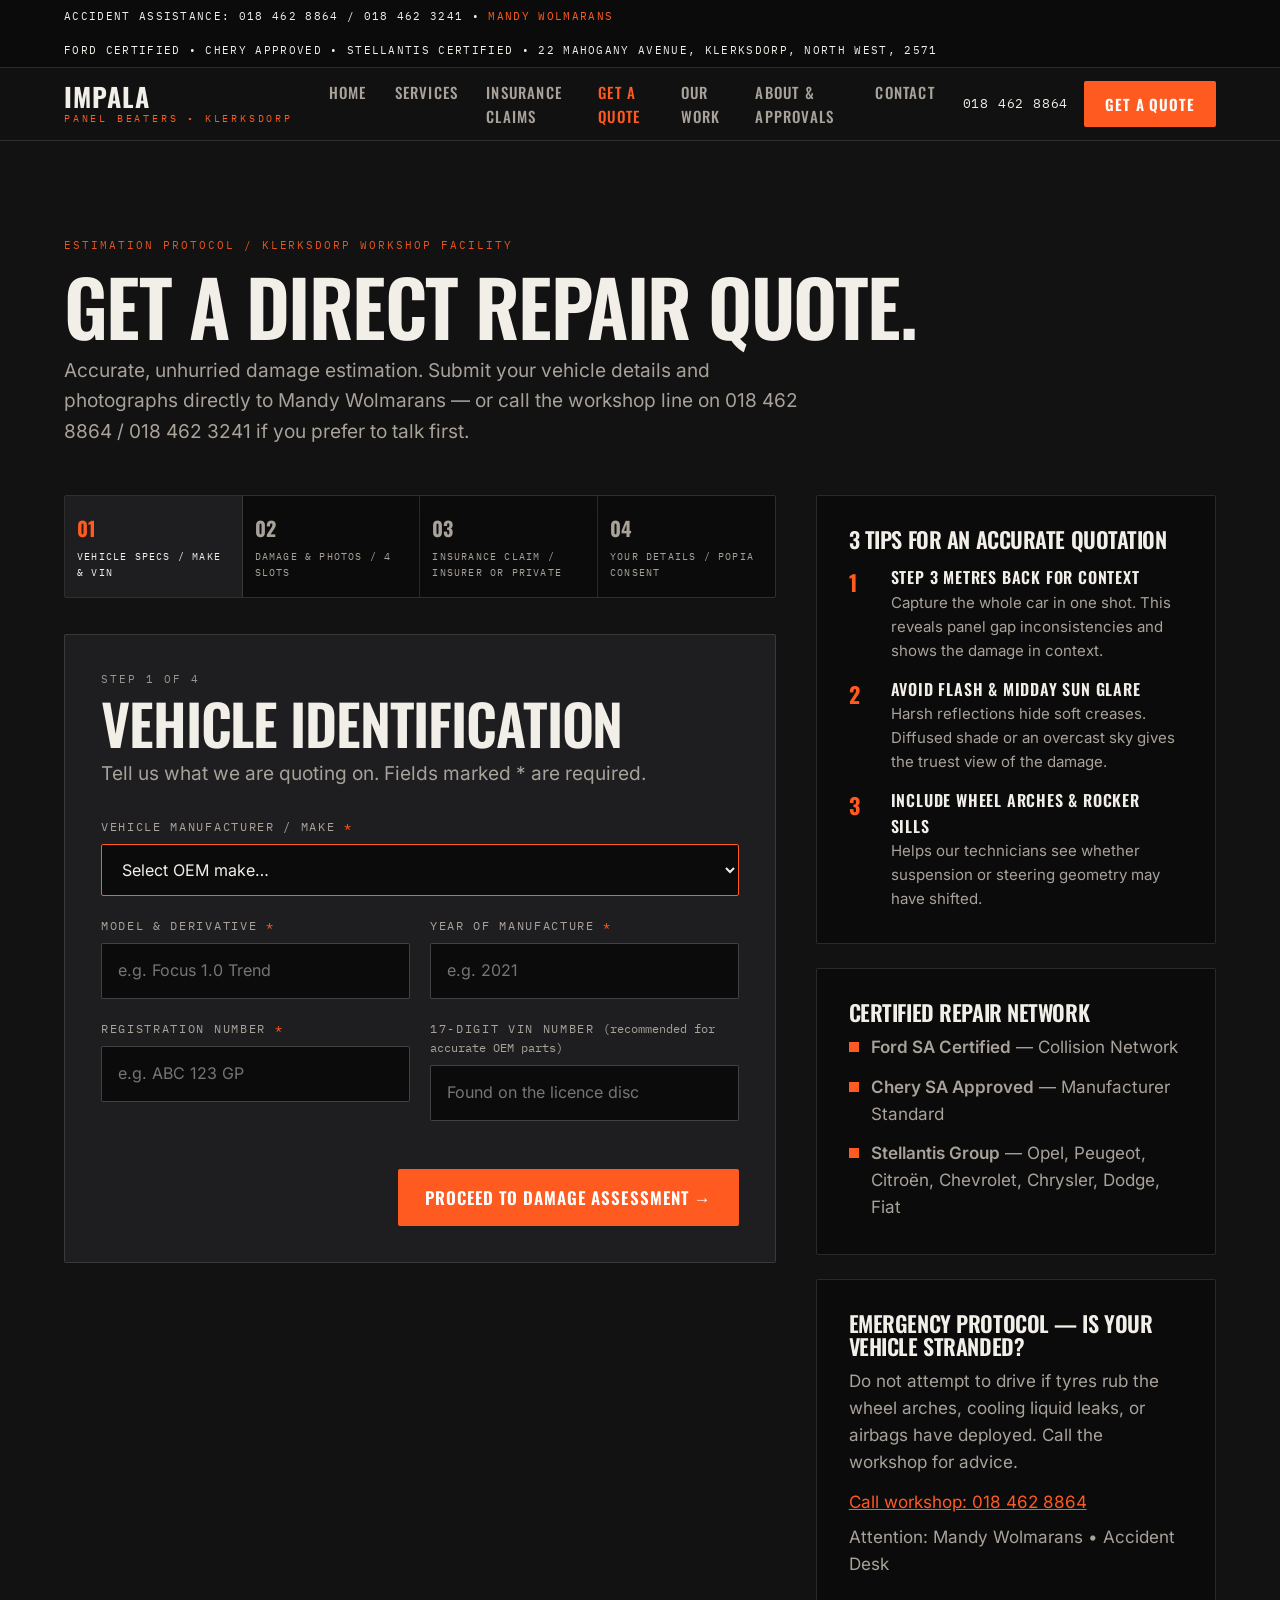
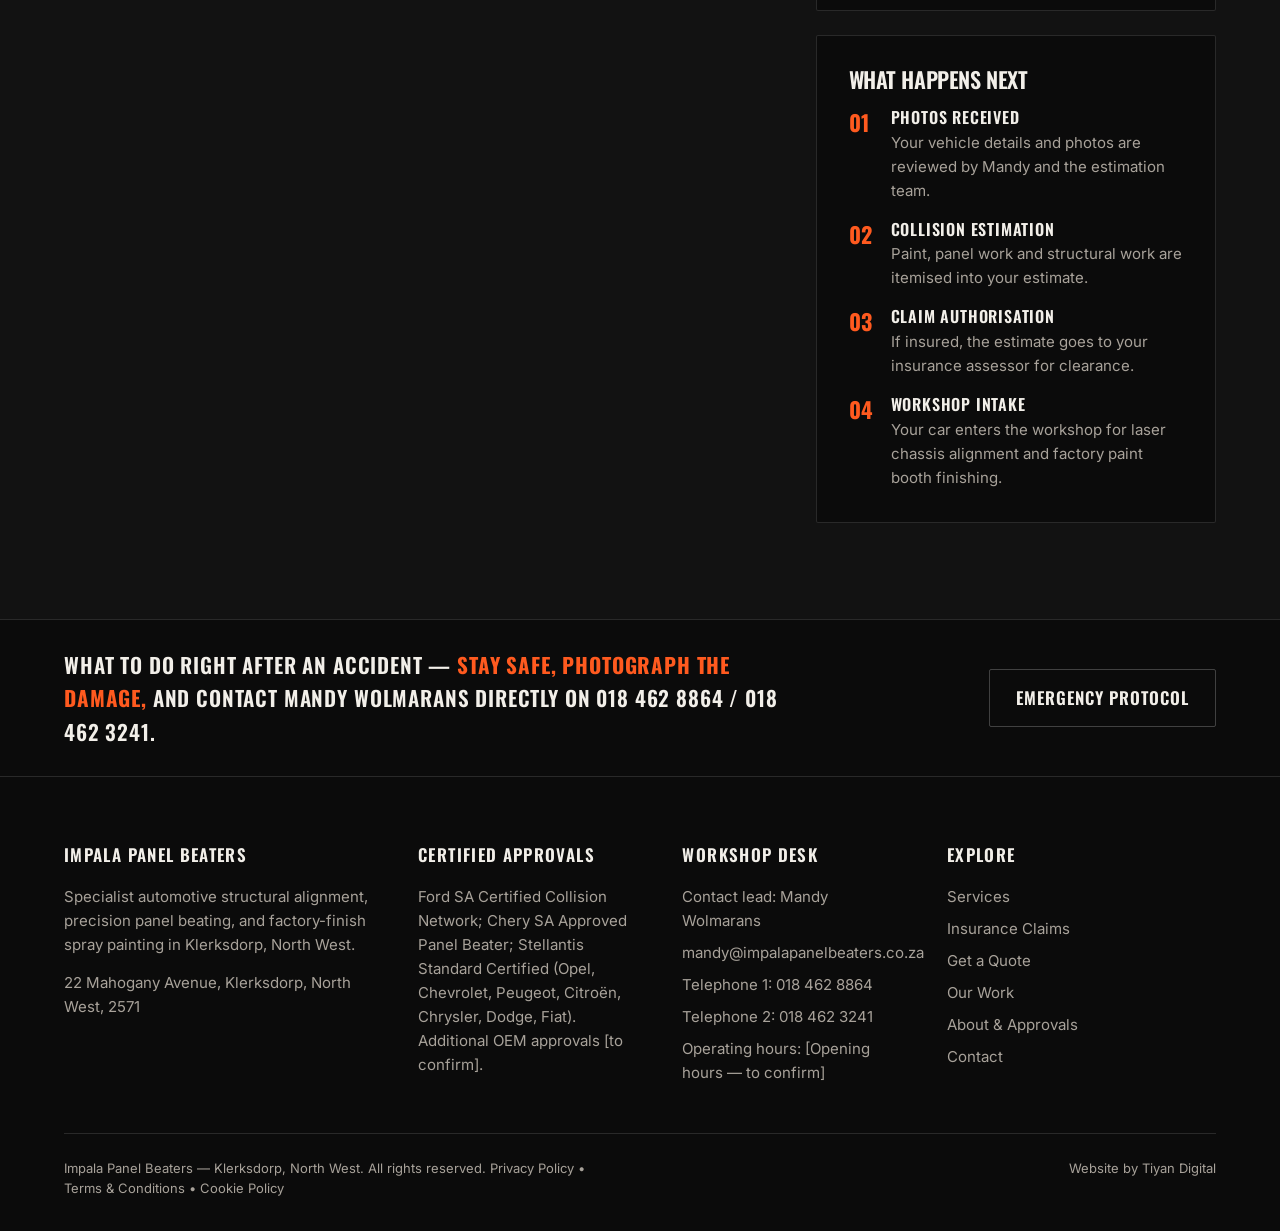
<file: quote.html>
<!DOCTYPE html>
<html lang="en-ZA">
<head>
<meta charset="utf-8">
<meta name="viewport" content="width=device-width, initial-scale=1">
<title>Get a Quote — Panel Beating & Collision Repair, Klerksdorp | Impala Panel Beaters — Klerksdorp</title>
<meta name="description" content="Get a direct repair quote from Impala Panel Beaters, Klerksdorp. Four steps: your vehicle, the damage and photos, insurance or private, your details.">
<link rel="stylesheet" href="assets/fonts/fonts.css">
<link rel="stylesheet" href="assets/css/main.css">
<script type="application/ld+json">
{"@context":"https://schema.org","@type":"AutoBodyShop","name":"Impala Panel Beaters",
"address":{"@type":"PostalAddress","streetAddress":"22 Mahogany Avenue","addressLocality":"Klerksdorp","addressRegion":"North West","postalCode":"2571","addressCountry":"ZA"},
"telephone":"018 462 8864","email":"mandy@impalapanelbeaters.co.za"}
</script>
</head>
<body class="">
<a class="skip-link" href="#main" style="position:absolute;left:-9999px">Skip to content</a>
<div class="topbar"><div class="wrap">
<span>Accident assistance: <a href="tel:+27184628864">018 462 8864</a> / <a href="tel:+27184623241">018 462 3241</a> &bull; <span class="tb-accent">Mandy Wolmarans</span></span>
<span class="tb-right">Ford Certified &bull; Chery Approved &bull; Stellantis Certified &bull; 22 Mahogany Avenue, Klerksdorp, North West, 2571</span>
</div></div>
<header class="site-header"><div class="wrap">
<a class="brand" href="index.html" aria-label="Impala Panel Beaters — home"><strong>Impala</strong><span>Panel Beaters &bull; Klerksdorp</span></a>
<div class="header-actions">
<nav class="main-nav" aria-label="Main navigation">
        <a href="index.html">Home</a>
        <a href="services.html">Services</a>
        <a href="insurance-claims.html">Insurance Claims</a>
        <a href="quote.html" aria-current="page">Get a Quote</a>
        <a href="work.html">Our Work</a>
        <a href="about.html">About & Approvals</a>
        <a href="contact.html">Contact</a>
</nav>
<a class="header-phone" href="tel:+27184628864">018 462 8864</a>
<a class="btn btn-primary" href="quote.html">Get a Quote</a>
<button class="nav-toggle" type="button" aria-label="Open menu" aria-expanded="false"><span></span><span></span><span></span></button>
</div>
</div></header>
<main id="main">

<section><div class="wrap">
<div class="section-head reveal">
<p class="eyebrow">Estimation Protocol / Klerksdorp Workshop Facility</p>
<h1 style="font-size:clamp(44px,6vw,84px)">Get a direct repair quote.</h1>
<p class="lede">Accurate, unhurried damage estimation. Submit your vehicle details and photographs directly to Mandy Wolmarans &mdash; or call the workshop line on 018 462 8864 / 018 462 3241 if you prefer to talk first.</p>
</div>

<div class="wizard reveal" id="quote-wizard">
<div id="wizard-form-wrap">
<div class="wizard-steps" role="list" aria-label="Quote progress">
<div class="wstep active" role="listitem" aria-current="step"><span class="n">01</span><span class="t">Vehicle specs / Make &amp; VIN</span></div>
<div class="wstep" role="listitem"><span class="n">02</span><span class="t">Damage &amp; photos / 4 slots</span></div>
<div class="wstep" role="listitem"><span class="n">03</span><span class="t">Insurance claim / Insurer or private</span></div>
<div class="wstep" role="listitem"><span class="n">04</span><span class="t">Your details / POPIA consent</span></div>
</div>

<form id="quote-form" novalidate>
<div class="wizard-step wizard-panel" data-step="0">
<p class="label">Step 1 of 4</p>
<h2>Vehicle identification</h2>
<p class="lede">Tell us what we are quoting on. Fields marked * are required.</p>
<div class="field"><label for="vehicle-make">Vehicle manufacturer / Make <span class="req">*</span></label>
<select id="vehicle-make" name="make" autocomplete="off" required>
<option value="">Select OEM make&hellip;</option>
<option value="Ford (SA Collision Certified)">Ford (SA Collision Certified)</option>
<option value="Chery (Factory Approved)">Chery (Factory Approved)</option>
<option value="Opel (Stellantis Group)">Opel (Stellantis Group)</option>
<option value="Peugeot (Stellantis Group)">Peugeot (Stellantis Group)</option>
<option value="Citroën (Stellantis Group)">Citroën (Stellantis Group)</option>
<option value="Chevrolet">Chevrolet</option>
<option value="Fiat (Stellantis Group)">Fiat (Stellantis Group)</option>
<option value="Chrysler (Stellantis Group)">Chrysler (Stellantis Group)</option>
<option value="Dodge (Stellantis Group)">Dodge (Stellantis Group)</option>
<option value="Other Manufacturer">Other Manufacturer</option>
</select><p class="field-error" role="alert"></p></div>
<div class="form-grid">
<div class="field"><label for="vehicle-model">Model &amp; derivative <span class="req">*</span></label>
<input type="text" id="vehicle-model" name="model" autocomplete="off" placeholder="e.g. Focus 1.0 Trend"><p class="field-error" role="alert"></p></div>
<div class="field"><label for="vehicle-year">Year of manufacture <span class="req">*</span></label>
<input type="number" id="vehicle-year" name="year" min="1980" max="2027" inputmode="numeric" placeholder="e.g. 2021"><p class="field-error" role="alert"></p></div>
</div>
<div class="form-grid">
<div class="field"><label for="vehicle-reg">Registration number <span class="req">*</span></label>
<input type="text" id="vehicle-reg" name="registration" autocomplete="off" placeholder="e.g. ABC 123 GP"><p class="field-error" role="alert"></p></div>
<div class="field"><label for="vehicle-vin">17-digit VIN number <span style="text-transform:none;letter-spacing:0">(recommended for accurate OEM parts)</span></label>
<input type="text" id="vehicle-vin" name="vin" autocomplete="off" placeholder="Found on the licence disc" maxlength="17"><p class="field-error" role="alert"></p></div>
</div>
<div class="wizard-nav"><span></span><button class="btn btn-primary" type="button" data-next>Proceed to Damage Assessment &rarr;</button></div>
</div>

<div class="wizard-step wizard-panel" data-step="1" hidden>
<p class="label">Step 2 of 4</p>
<h2>Damage &amp; photos</h2>
<p class="lede">Show us the damage. Up to 4 photos &mdash; the clearer they are, the more accurate your estimate.</p>
<div class="field"><label for="damage-type">Type of damage <span class="req">*</span></label>
<select id="damage-type" name="damage-type" required>
<option value="">Select damage type&hellip;</option>
<option>Front bumper</option><option>Rear end</option><option>Door / fender</option>
<option>Bonnet</option><option>Scratch / paint damage</option><option>Major collision</option><option>Other</option>
</select><p class="field-error" role="alert"></p></div>
<div class="field"><label>Damage photos &mdash; up to 4</label>
<div class="upload-grid">
<label class="upload-slot"><span class="slot-name">Add a photo</span><span class="label">Photo 1 &mdash; full view</span><input type="file" accept="image/*" aria-label="Upload photo 1"></label>
<label class="upload-slot"><span class="slot-name">Add a photo</span><span class="label">Photo 2 &mdash; close-up</span><input type="file" accept="image/*" aria-label="Upload photo 2"></label>
<label class="upload-slot"><span class="slot-name">Add a photo</span><span class="label">Photo 3 &mdash; other angle</span><input type="file" accept="image/*" aria-label="Upload photo 3"></label>
<label class="upload-slot"><span class="slot-name">Add a photo</span><span class="label">Photo 4 &mdash; licence disc / paint code</span><input type="file" accept="image/*" aria-label="Upload photo 4"></label>
</div></div>
<div class="field"><label for="damage-description">Describe the damage <span class="req">*</span></label>
<textarea id="damage-description" name="description" placeholder="What happened, which panels are damaged, and anything that no longer works (lights, doors, steering)&hellip;"></textarea><p class="field-error" role="alert"></p></div>
<div class="wizard-nav"><button class="btn btn-ghost" type="button" data-prev>&larr; Back</button><button class="btn btn-primary" type="button" data-next>Continue to Insurance &rarr;</button></div>
</div>

<div class="wizard-step wizard-panel" data-step="2" hidden>
<p class="label">Step 3 of 4</p>
<h2>Insurance or private?</h2>
<p class="lede">Choose how the repair will be paid for. If you are claiming, your insurer details help Mandy liaise with the assessor.</p>
<div class="field"><span class="label" style="display:block;margin-bottom:10px">Repair type <span class="req" style="color:var(--accent)">*</span></span>
<div class="radio-group" role="radiogroup" aria-label="Repair type">
<label class="radio-pill"><input type="radio" name="repair-type" value="insurance"><span>Insurance claim</span></label>
<label class="radio-pill"><input type="radio" name="repair-type" value="private"><span>Private &mdash; paying myself</span></label>
</div><p class="field-error" id="repair-type-error" role="alert"></p></div>
<div id="insurance-fields" hidden>
<div class="form-grid">
<div class="field"><label for="insurer-name">Insurer name <span class="req">*</span></label>
<input type="text" id="insurer-name" name="insurer" autocomplete="off" placeholder="e.g. Your insurer&rsquo;s name"><p class="field-error" role="alert"></p></div>
<div class="field"><label for="claim-number">Claim number <span class="req">*</span></label>
<input type="text" id="claim-number" name="claim-number" autocomplete="off" placeholder="Issued by your insurer"><p class="field-error" role="alert"></p></div>
</div>
<p style="color:var(--muted);font-size:15px">Your right as a driver: you may choose your own repairer. If your insurer pushes back, tell them your vehicle is going to Impala Panel Beaters, 22 Mahogany Ave, Klerksdorp.</p>
</div>
<div class="wizard-nav"><button class="btn btn-ghost" type="button" data-prev>&larr; Back</button><button class="btn btn-primary" type="button" data-next>Continue to Your Details &rarr;</button></div>
</div>

<div class="wizard-step wizard-panel" data-step="3" hidden>
<p class="label">Step 4 of 4</p>
<h2>Your details</h2>
<p class="lede">Where should Mandy send your estimate?</p>
<div class="form-grid">
<div class="field"><label for="contact-name">Full name <span class="req">*</span></label>
<input type="text" id="contact-name" name="name" autocomplete="name" placeholder="Your full name"><p class="field-error" role="alert"></p></div>
<div class="field"><label for="contact-phone">Phone / WhatsApp <span class="req">*</span></label>
<input type="tel" id="contact-phone" name="phone" autocomplete="tel" placeholder="e.g. 082 123 4567"><p class="field-error" role="alert"></p></div>
</div>
<div class="field"><label for="contact-email">Email address <span class="req">*</span></label>
<input type="email" id="contact-email" name="email" autocomplete="email" placeholder="name@example.co.za"><p class="field-error" role="alert"></p></div>
<div class="checkbox-row"><input type="checkbox" id="popia-consent" name="popia-consent">
<label for="popia-consent">I consent to Impala Panel Beaters collecting and processing my contact and vehicle details. We will use your details only to reply to your quote request.</label></div>
<p class="field-error" id="consent-error" role="alert"></p>
<div class="wizard-nav"><button class="btn btn-ghost" type="button" data-prev>&larr; Back</button><button class="btn btn-primary" type="submit">Submit Quote Request &rarr;</button></div>
</div>
</form>
</div>

<div class="wizard-panel success-box" id="quote-success" hidden>
<div class="tick" aria-hidden="true">&#10003;</div>
<h2>Thank you &mdash; Mandy will reply with your estimate.</h2>
<p class="lede">Your quote request has been received. Mandy reviews quote requests during workshop hours and will reply with your estimate &mdash; usually by phone first, then email.</p>
<p style="margin-top:16px" id="quote-ref"></p>
<p style="margin-top:16px">In a hurry, or your car is not drivable? Call the workshop desk directly on <a href="tel:+27184628864">018 462 8864</a> or <a href="tel:+27184623241">018 462 3241</a>.</p>
<div class="hero-cta" style="margin-top:24px"><a class="btn btn-primary" href="index.html">Back to Home</a><a class="btn btn-ghost" href="insurance-claims.html">Insurance Claims Guide</a></div>
</div>

<aside class="side-panel">
<div class="panel-box">
<h3>3 tips for an accurate quotation</h3>
<div class="tip"><span class="n">1</span><span><b>Step 3 metres back for context</b><p>Capture the whole car in one shot. This reveals panel gap inconsistencies and shows the damage in context.</p></span></div>
<div class="tip"><span class="n">2</span><span><b>Avoid flash &amp; midday sun glare</b><p>Harsh reflections hide soft creases. Diffused shade or an overcast sky gives the truest view of the damage.</p></span></div>
<div class="tip"><span class="n">3</span><span><b>Include wheel arches &amp; rocker sills</b><p>Helps our technicians see whether suspension or steering geometry may have shifted.</p></span></div>
</div>
<div class="panel-box">
<h3>Certified repair network</h3>
<ul class="check-list">
<li><span><b>Ford SA Certified</b> &mdash; Collision Network</span></li>
<li><span><b>Chery SA Approved</b> &mdash; Manufacturer Standard</span></li>
<li><span><b>Stellantis Group</b> &mdash; Opel, Peugeot, Citro&euml;n, Chevrolet, Chrysler, Dodge, Fiat</span></li>
</ul>
</div>
<div class="panel-box">
<h3>Emergency protocol &mdash; is your vehicle stranded?</h3>
<p>Do not attempt to drive if tyres rub the wheel arches, cooling liquid leaks, or airbags have deployed. Call the workshop for advice.</p>
<p style="margin-top:12px"><a href="tel:+27184628864" style="color:var(--accent)">Call workshop: 018 462 8864</a></p>
<p style="margin-top:8px">Attention: Mandy Wolmarans &bull; Accident Desk</p>
</div>
<div class="panel-box">
<h3>What happens next</h3>
<div class="tip"><span class="n">01</span><span><b>Photos received</b><p>Your vehicle details and photos are reviewed by Mandy and the estimation team.</p></span></div>
<div class="tip"><span class="n">02</span><span><b>Collision estimation</b><p>Paint, panel work and structural work are itemised into your estimate.</p></span></div>
<div class="tip"><span class="n">03</span><span><b>Claim authorisation</b><p>If insured, the estimate goes to your insurance assessor for clearance.</p></span></div>
<div class="tip"><span class="n">04</span><span><b>Workshop intake</b><p>Your car enters the workshop for laser chassis alignment and factory paint booth finishing.</p></span></div>
</div>
</aside>
</div>
</div></section>

</main>
<section class="safety-strip" aria-label="What to do right after an accident"><div class="wrap">
<p>What to do right after an accident — <b>stay safe, photograph the damage,</b> and contact Mandy Wolmarans directly on 018 462 8864 / 018 462 3241.</p>
<a class="btn btn-ghost" href="contact.html#emergency-protocol">Emergency Protocol</a>
</div></section>
<footer class="site-footer"><div class="wrap">
<div class="footer-grid">
<div>
<h4>Impala Panel Beaters</h4>
<p>Specialist automotive structural alignment, precision panel beating, and factory-finish spray painting in Klerksdorp, North West.</p>
<p style="margin-top:14px">22 Mahogany Avenue, Klerksdorp, North West, 2571</p>
</div>
<div>
<h4>Certified Approvals</h4>
<p>Ford SA Certified Collision Network; Chery SA Approved Panel Beater; Stellantis Standard Certified (Opel, Chevrolet, Peugeot, Citro&euml;n, Chrysler, Dodge, Fiat). Additional OEM approvals [to confirm].</p>
</div>
<div>
<h4>Workshop Desk</h4>
<ul>
<li>Contact lead: Mandy Wolmarans</li>
<li><a href="mailto:mandy@impalapanelbeaters.co.za">mandy@impalapanelbeaters.co.za</a></li>
<li><a href="tel:+27184628864">Telephone 1: 018 462 8864</a></li>
<li><a href="tel:+27184623241">Telephone 2: 018 462 3241</a></li>
<li>Operating hours: [Opening hours &mdash; to confirm]</li>
</ul>
</div>
<div>
<h4>Explore</h4>
<ul>
<li><a href="services.html">Services</a></li>
<li><a href="insurance-claims.html">Insurance Claims</a></li>
<li><a href="quote.html">Get a Quote</a></li>
<li><a href="work.html">Our Work</a></li>
<li><a href="about.html">About &amp; Approvals</a></li>
<li><a href="contact.html">Contact</a></li>
</ul>
</div>
</div>
<div class="footer-bottom">
<p>Impala Panel Beaters &mdash; Klerksdorp, North West. All rights reserved. <a href="privacy.html">Privacy Policy</a> &bull; <a href="terms.html">Terms &amp; Conditions</a> &bull; <a href="cookies.html">Cookie Policy</a></p>
<p>Website by <a href="https://tiyandegital.com">Tiyan Digital</a></p>
</div>
</div></footer>
<script src="assets/js/main.js"></script>
</body>
</html>
</file>
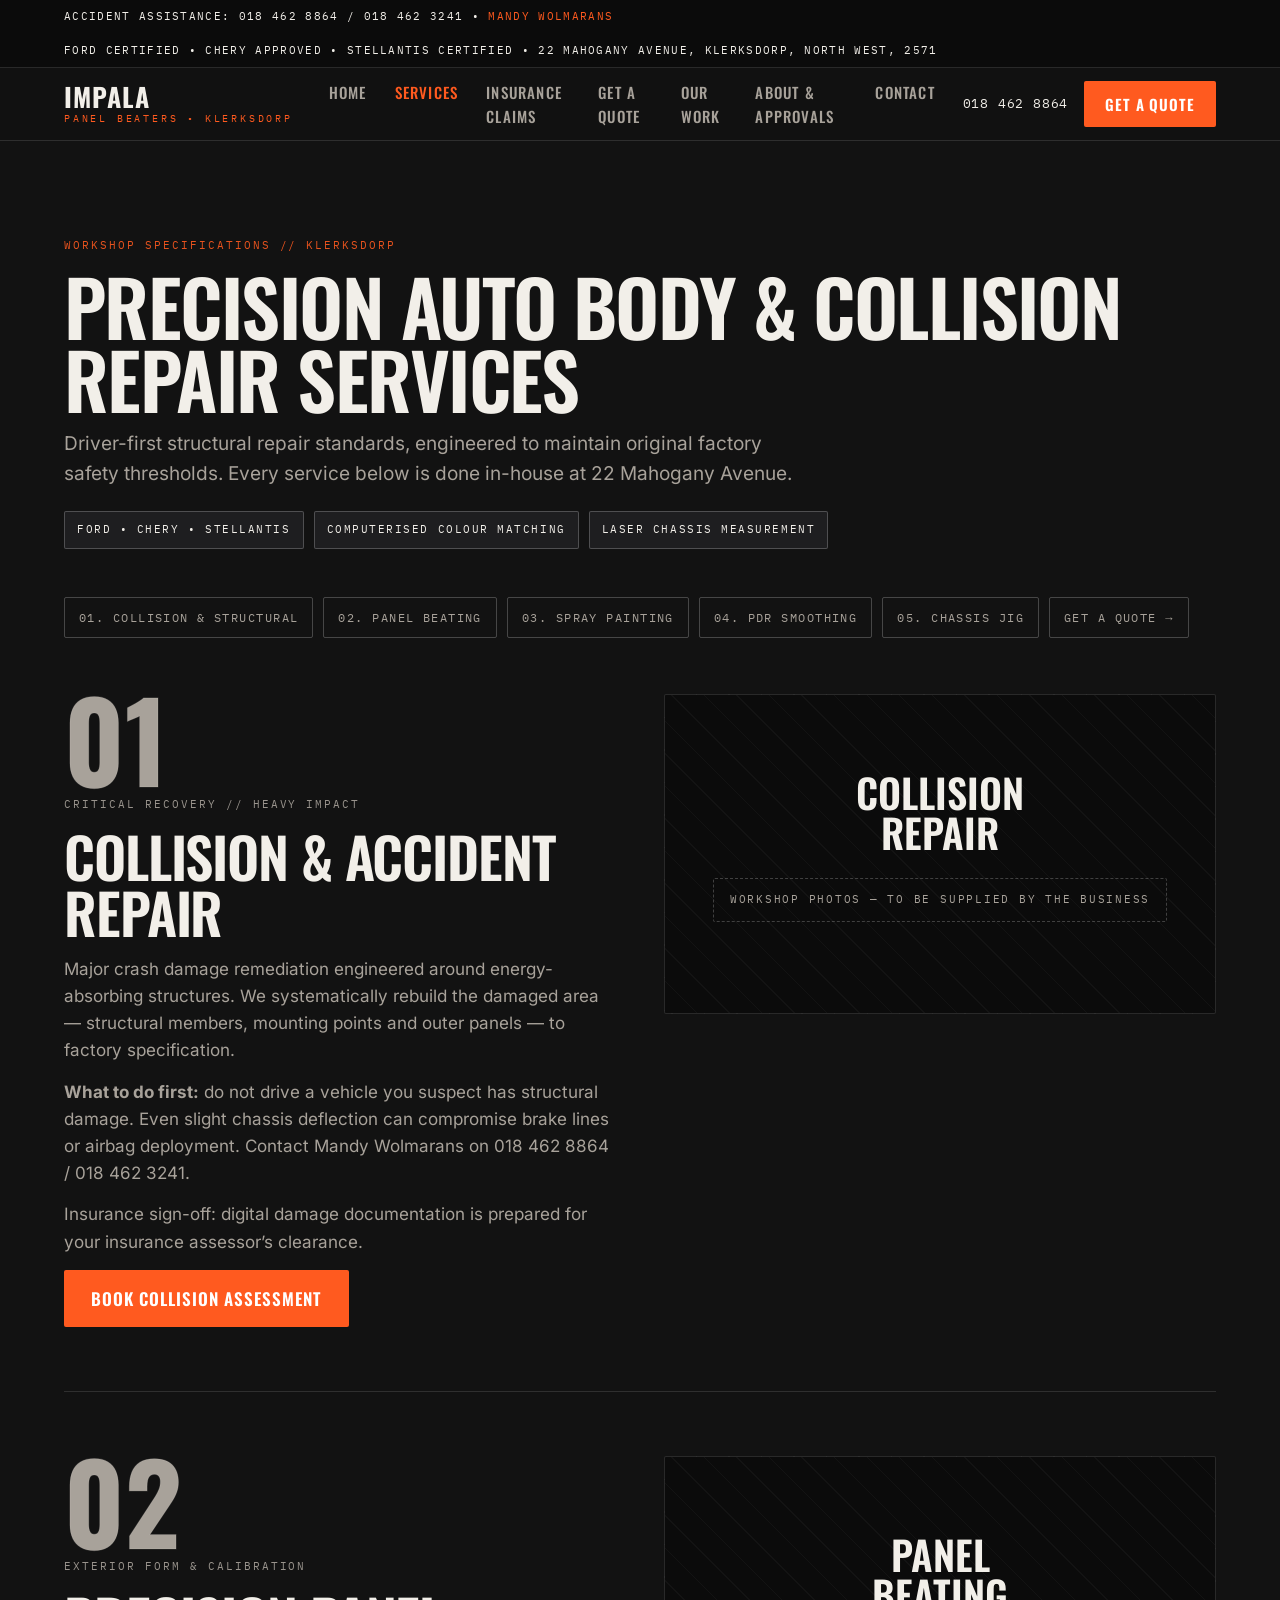
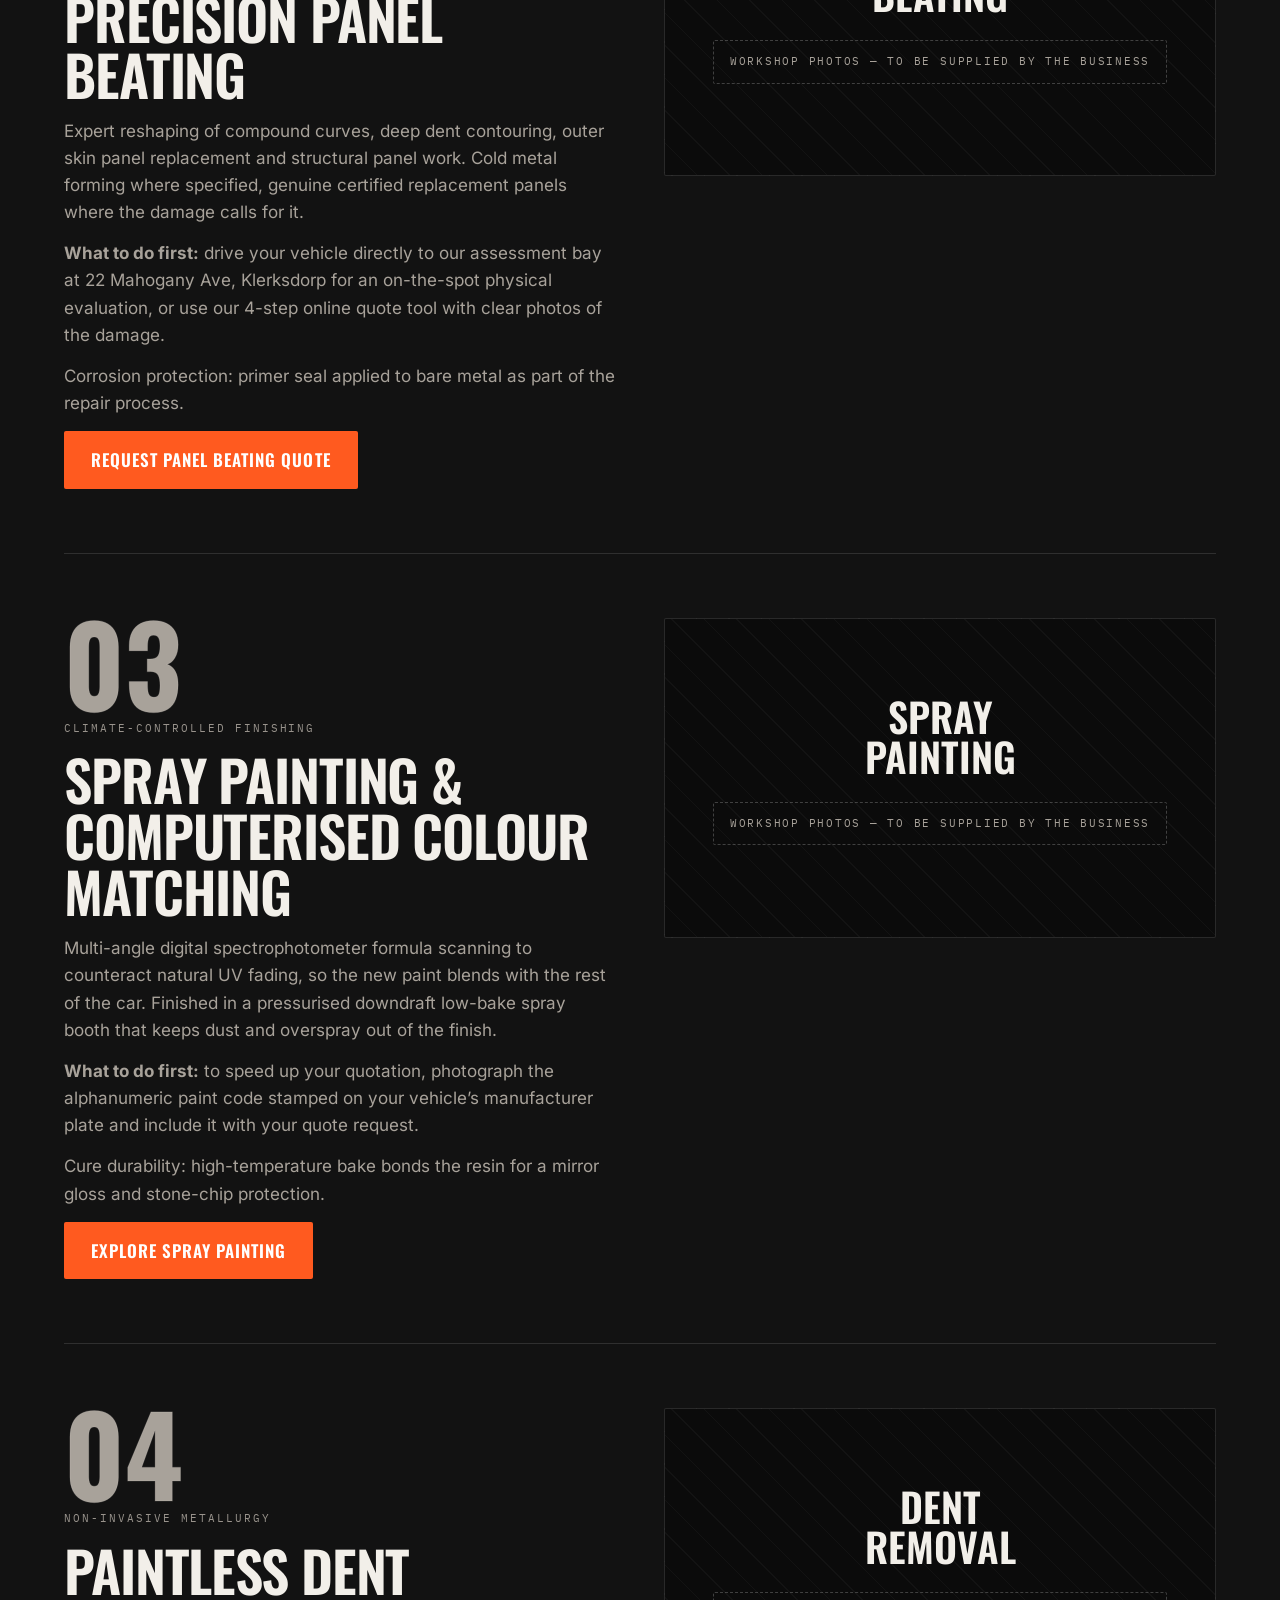
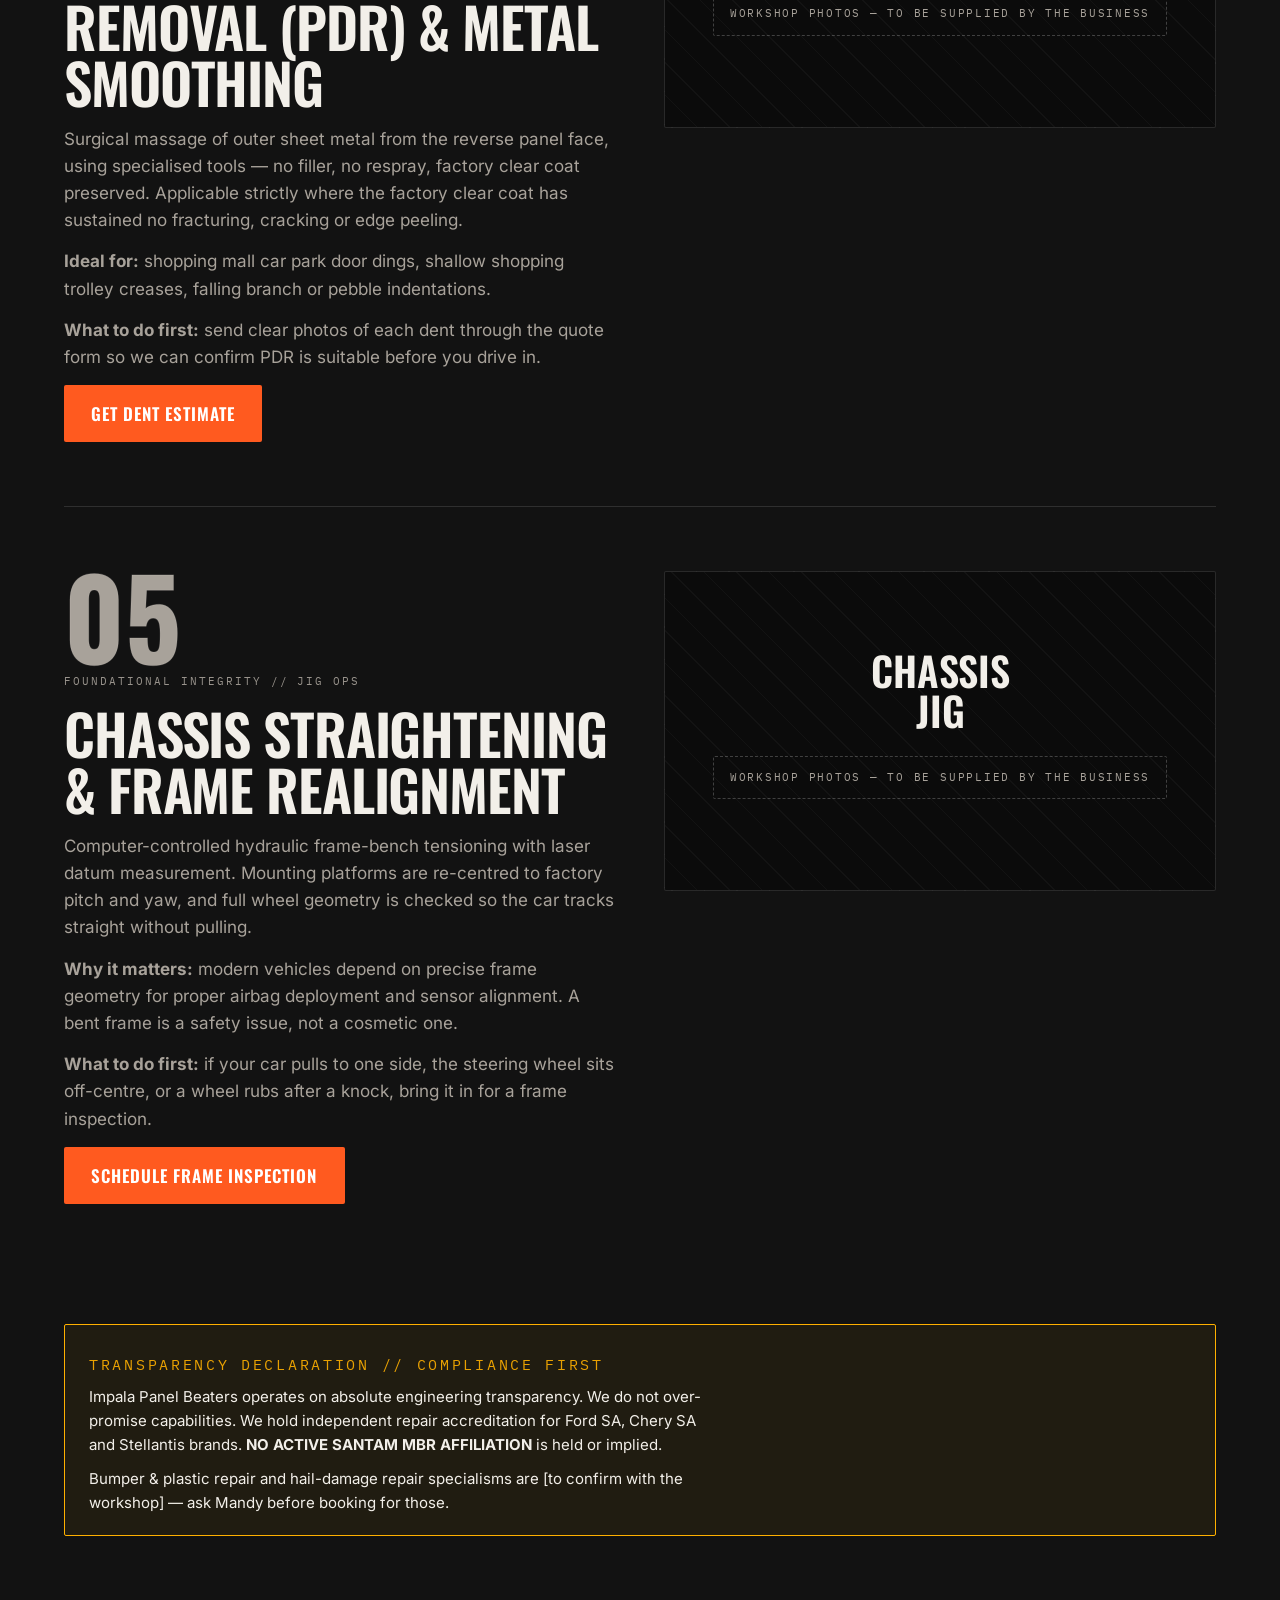
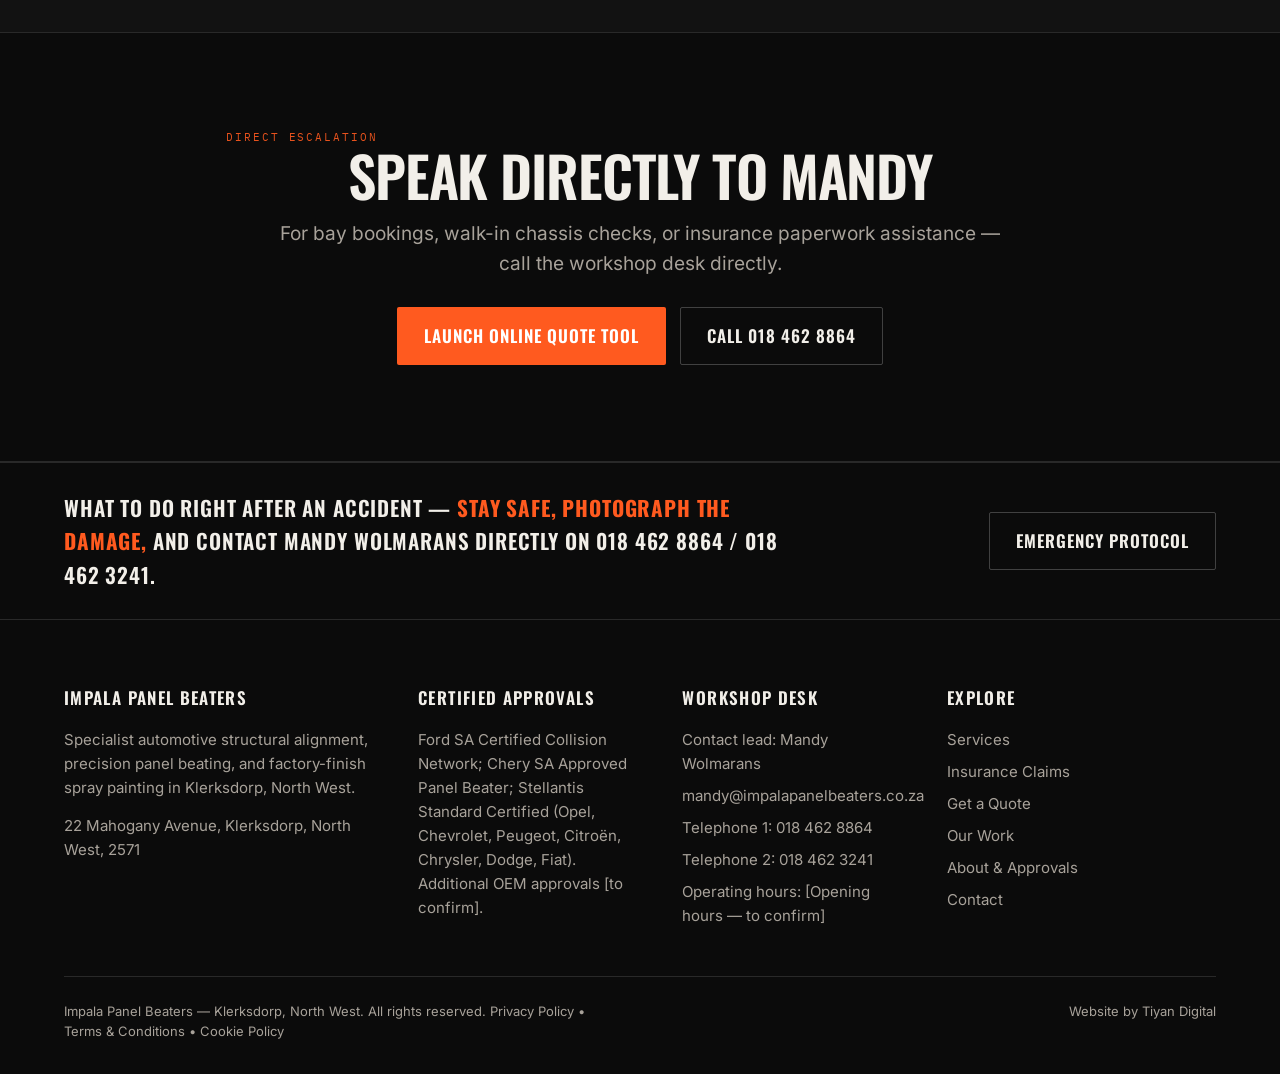
<file: services.html>
<!DOCTYPE html>
<html lang="en-ZA">
<head>
<meta charset="utf-8">
<meta name="viewport" content="width=device-width, initial-scale=1">
<title>Collision Repair & Panel Beating Services — Klerksdorp | Impala Panel Beaters — Klerksdorp</title>
<meta name="description" content="Collision repair, panel beating, spray painting, dent removal and chassis straightening in Klerksdorp. Manufacturer-certified workshop — Ford, Chery, Stellantis.">
<link rel="stylesheet" href="assets/fonts/fonts.css">
<link rel="stylesheet" href="assets/css/main.css">
<script type="application/ld+json">
{"@context":"https://schema.org","@type":"AutoBodyShop","name":"Impala Panel Beaters",
"address":{"@type":"PostalAddress","streetAddress":"22 Mahogany Avenue","addressLocality":"Klerksdorp","addressRegion":"North West","postalCode":"2571","addressCountry":"ZA"},
"telephone":"018 462 8864","email":"mandy@impalapanelbeaters.co.za"}
</script>
</head>
<body class="">
<a class="skip-link" href="#main" style="position:absolute;left:-9999px">Skip to content</a>
<div class="topbar"><div class="wrap">
<span>Accident assistance: <a href="tel:+27184628864">018 462 8864</a> / <a href="tel:+27184623241">018 462 3241</a> &bull; <span class="tb-accent">Mandy Wolmarans</span></span>
<span class="tb-right">Ford Certified &bull; Chery Approved &bull; Stellantis Certified &bull; 22 Mahogany Avenue, Klerksdorp, North West, 2571</span>
</div></div>
<header class="site-header"><div class="wrap">
<a class="brand" href="index.html" aria-label="Impala Panel Beaters — home"><strong>Impala</strong><span>Panel Beaters &bull; Klerksdorp</span></a>
<div class="header-actions">
<nav class="main-nav" aria-label="Main navigation">
        <a href="index.html">Home</a>
        <a href="services.html" aria-current="page">Services</a>
        <a href="insurance-claims.html">Insurance Claims</a>
        <a href="quote.html">Get a Quote</a>
        <a href="work.html">Our Work</a>
        <a href="about.html">About & Approvals</a>
        <a href="contact.html">Contact</a>
</nav>
<a class="header-phone" href="tel:+27184628864">018 462 8864</a>
<a class="btn btn-primary" href="quote.html">Get a Quote</a>
<button class="nav-toggle" type="button" aria-label="Open menu" aria-expanded="false"><span></span><span></span><span></span></button>
</div>
</div></header>
<main id="main">

<section><div class="wrap">
<div class="section-head reveal">
<p class="eyebrow">Workshop Specifications // Klerksdorp</p>
<h1 style="font-size:clamp(44px,6vw,84px)">Precision auto body &amp; collision repair services</h1>
<p class="lede">Driver-first structural repair standards, engineered to maintain original factory safety thresholds. Every service below is done in-house at 22 Mahogany Avenue.</p>
<div class="hero-badges" style="margin-top:8px">
<span class="badge">Ford &bull; Chery &bull; Stellantis</span>
<span class="badge">Computerised colour matching</span>
<span class="badge">Laser chassis measurement</span>
</div>
</div>
<nav class="quick-nav reveal" aria-label="Services quick navigation">
<a href="#collision">01. Collision &amp; Structural</a>
<a href="#panel-beating">02. Panel Beating</a>
<a href="#spray-painting">03. Spray Painting</a>
<a href="#pdr">04. PDR Smoothing</a>
<a href="#chassis">05. Chassis Jig</a>
<a href="quote.html">Get a Quote &rarr;</a>
</nav>

<article class="service-block reveal" id="collision">
<div><p class="ghost">01</p><p class="label">Critical Recovery // Heavy Impact</p>
<h2>Collision &amp; accident repair</h2>
<p>Major crash damage remediation engineered around energy-absorbing structures. We systematically rebuild the damaged area &mdash; structural members, mounting points and outer panels &mdash; to factory specification.</p>
<p><b>What to do first:</b> do not drive a vehicle you suspect has structural damage. Even slight chassis deflection can compromise brake lines or airbag deployment. Contact Mandy Wolmarans on 018 462 8864 / 018 462 3241.</p>
<p>Insurance sign-off: digital damage documentation is prepared for your insurance assessor&rsquo;s clearance.</p>
<a class="btn btn-primary" href="quote.html">Book Collision Assessment</a></div>
<div class="service-visual"><p class="big">Collision<br>Repair</p><p class="frame-note">Workshop photos &mdash; to be supplied by the business</p></div>
</article>

<article class="service-block reveal" id="panel-beating">
<div><p class="ghost">02</p><p class="label">Exterior Form &amp; Calibration</p>
<h2>Precision panel beating</h2>
<p>Expert reshaping of compound curves, deep dent contouring, outer skin panel replacement and structural panel work. Cold metal forming where specified, genuine certified replacement panels where the damage calls for it.</p>
<p><b>What to do first:</b> drive your vehicle directly to our assessment bay at 22 Mahogany Ave, Klerksdorp for an on-the-spot physical evaluation, or use our 4-step online quote tool with clear photos of the damage.</p>
<p>Corrosion protection: primer seal applied to bare metal as part of the repair process.</p>
<a class="btn btn-primary" href="quote.html">Request Panel Beating Quote</a></div>
<div class="service-visual"><p class="big">Panel<br>Beating</p><p class="frame-note">Workshop photos &mdash; to be supplied by the business</p></div>
</article>

<article class="service-block reveal" id="spray-painting">
<div><p class="ghost">03</p><p class="label">Climate-Controlled Finishing</p>
<h2>Spray painting &amp; computerised colour matching</h2>
<p>Multi-angle digital spectrophotometer formula scanning to counteract natural UV fading, so the new paint blends with the rest of the car. Finished in a pressurised downdraft low-bake spray booth that keeps dust and overspray out of the finish.</p>
<p><b>What to do first:</b> to speed up your quotation, photograph the alphanumeric paint code stamped on your vehicle&rsquo;s manufacturer plate and include it with your quote request.</p>
<p>Cure durability: high-temperature bake bonds the resin for a mirror gloss and stone-chip protection.</p>
<a class="btn btn-primary" href="quote.html">Explore Spray Painting</a></div>
<div class="service-visual"><p class="big">Spray<br>Painting</p><p class="frame-note">Workshop photos &mdash; to be supplied by the business</p></div>
</article>

<article class="service-block reveal" id="pdr">
<div><p class="ghost">04</p><p class="label">Non-Invasive Metallurgy</p>
<h2>Paintless dent removal (PDR) &amp; metal smoothing</h2>
<p>Surgical massage of outer sheet metal from the reverse panel face, using specialised tools &mdash; no filler, no respray, factory clear coat preserved. Applicable strictly where the factory clear coat has sustained no fracturing, cracking or edge peeling.</p>
<p><b>Ideal for:</b> shopping mall car park door dings, shallow shopping trolley creases, falling branch or pebble indentations.</p>
<p><b>What to do first:</b> send clear photos of each dent through the quote form so we can confirm PDR is suitable before you drive in.</p>
<a class="btn btn-primary" href="quote.html">Get Dent Estimate</a></div>
<div class="service-visual"><p class="big">Dent<br>Removal</p><p class="frame-note">Workshop photos &mdash; to be supplied by the business</p></div>
</article>

<article class="service-block reveal" id="chassis">
<div><p class="ghost">05</p><p class="label">Foundational Integrity // Jig Ops</p>
<h2>Chassis straightening &amp; frame realignment</h2>
<p>Computer-controlled hydraulic frame-bench tensioning with laser datum measurement. Mounting platforms are re-centred to factory pitch and yaw, and full wheel geometry is checked so the car tracks straight without pulling.</p>
<p><b>Why it matters:</b> modern vehicles depend on precise frame geometry for proper airbag deployment and sensor alignment. A bent frame is a safety issue, not a cosmetic one.</p>
<p><b>What to do first:</b> if your car pulls to one side, the steering wheel sits off-centre, or a wheel rubs after a knock, bring it in for a frame inspection.</p>
<a class="btn btn-primary" href="quote.html">Schedule Frame Inspection</a></div>
<div class="service-visual"><p class="big">Chassis<br>Jig</p><p class="frame-note">Workshop photos &mdash; to be supplied by the business</p></div>
</article>

<div class="notice reveal" style="margin-top:56px"><p class="label">Transparency declaration // Compliance first</p>
<p>Impala Panel Beaters operates on absolute engineering transparency. We do not over-promise capabilities. We hold independent repair accreditation for Ford SA, Chery SA and Stellantis brands. <strong>NO ACTIVE SANTAM MBR AFFILIATION</strong> is held or implied.</p>
<p style="margin-top:10px">Bumper &amp; plastic repair and hail-damage repair specialisms are [to confirm with the workshop] &mdash; ask Mandy before booking for those.</p></div>
</div></section>
<section class="cta-band reveal"><div class="wrap">
<p class="eyebrow">Direct Escalation</p>
<h2>Speak directly to Mandy</h2>
<p class="lede">For bay bookings, walk-in chassis checks, or insurance paperwork assistance — call the workshop desk directly.</p>
<div class="hero-cta"><a class="btn btn-primary" href="quote.html">Launch Online Quote Tool</a><a class="btn btn-ghost" href="tel:+27184628864">Call 018 462 8864</a></div>
</div></section>
</main>
<section class="safety-strip" aria-label="What to do right after an accident"><div class="wrap">
<p>What to do right after an accident — <b>stay safe, photograph the damage,</b> and contact Mandy Wolmarans directly on 018 462 8864 / 018 462 3241.</p>
<a class="btn btn-ghost" href="contact.html#emergency-protocol">Emergency Protocol</a>
</div></section>
<footer class="site-footer"><div class="wrap">
<div class="footer-grid">
<div>
<h4>Impala Panel Beaters</h4>
<p>Specialist automotive structural alignment, precision panel beating, and factory-finish spray painting in Klerksdorp, North West.</p>
<p style="margin-top:14px">22 Mahogany Avenue, Klerksdorp, North West, 2571</p>
</div>
<div>
<h4>Certified Approvals</h4>
<p>Ford SA Certified Collision Network; Chery SA Approved Panel Beater; Stellantis Standard Certified (Opel, Chevrolet, Peugeot, Citro&euml;n, Chrysler, Dodge, Fiat). Additional OEM approvals [to confirm].</p>
</div>
<div>
<h4>Workshop Desk</h4>
<ul>
<li>Contact lead: Mandy Wolmarans</li>
<li><a href="mailto:mandy@impalapanelbeaters.co.za">mandy@impalapanelbeaters.co.za</a></li>
<li><a href="tel:+27184628864">Telephone 1: 018 462 8864</a></li>
<li><a href="tel:+27184623241">Telephone 2: 018 462 3241</a></li>
<li>Operating hours: [Opening hours &mdash; to confirm]</li>
</ul>
</div>
<div>
<h4>Explore</h4>
<ul>
<li><a href="services.html">Services</a></li>
<li><a href="insurance-claims.html">Insurance Claims</a></li>
<li><a href="quote.html">Get a Quote</a></li>
<li><a href="work.html">Our Work</a></li>
<li><a href="about.html">About &amp; Approvals</a></li>
<li><a href="contact.html">Contact</a></li>
</ul>
</div>
</div>
<div class="footer-bottom">
<p>Impala Panel Beaters &mdash; Klerksdorp, North West. All rights reserved. <a href="privacy.html">Privacy Policy</a> &bull; <a href="terms.html">Terms &amp; Conditions</a> &bull; <a href="cookies.html">Cookie Policy</a></p>
<p>Website by <a href="https://tiyandegital.com">Tiyan Digital</a></p>
</div>
</div></footer>
<script src="assets/js/main.js"></script>
</body>
</html>
</file>
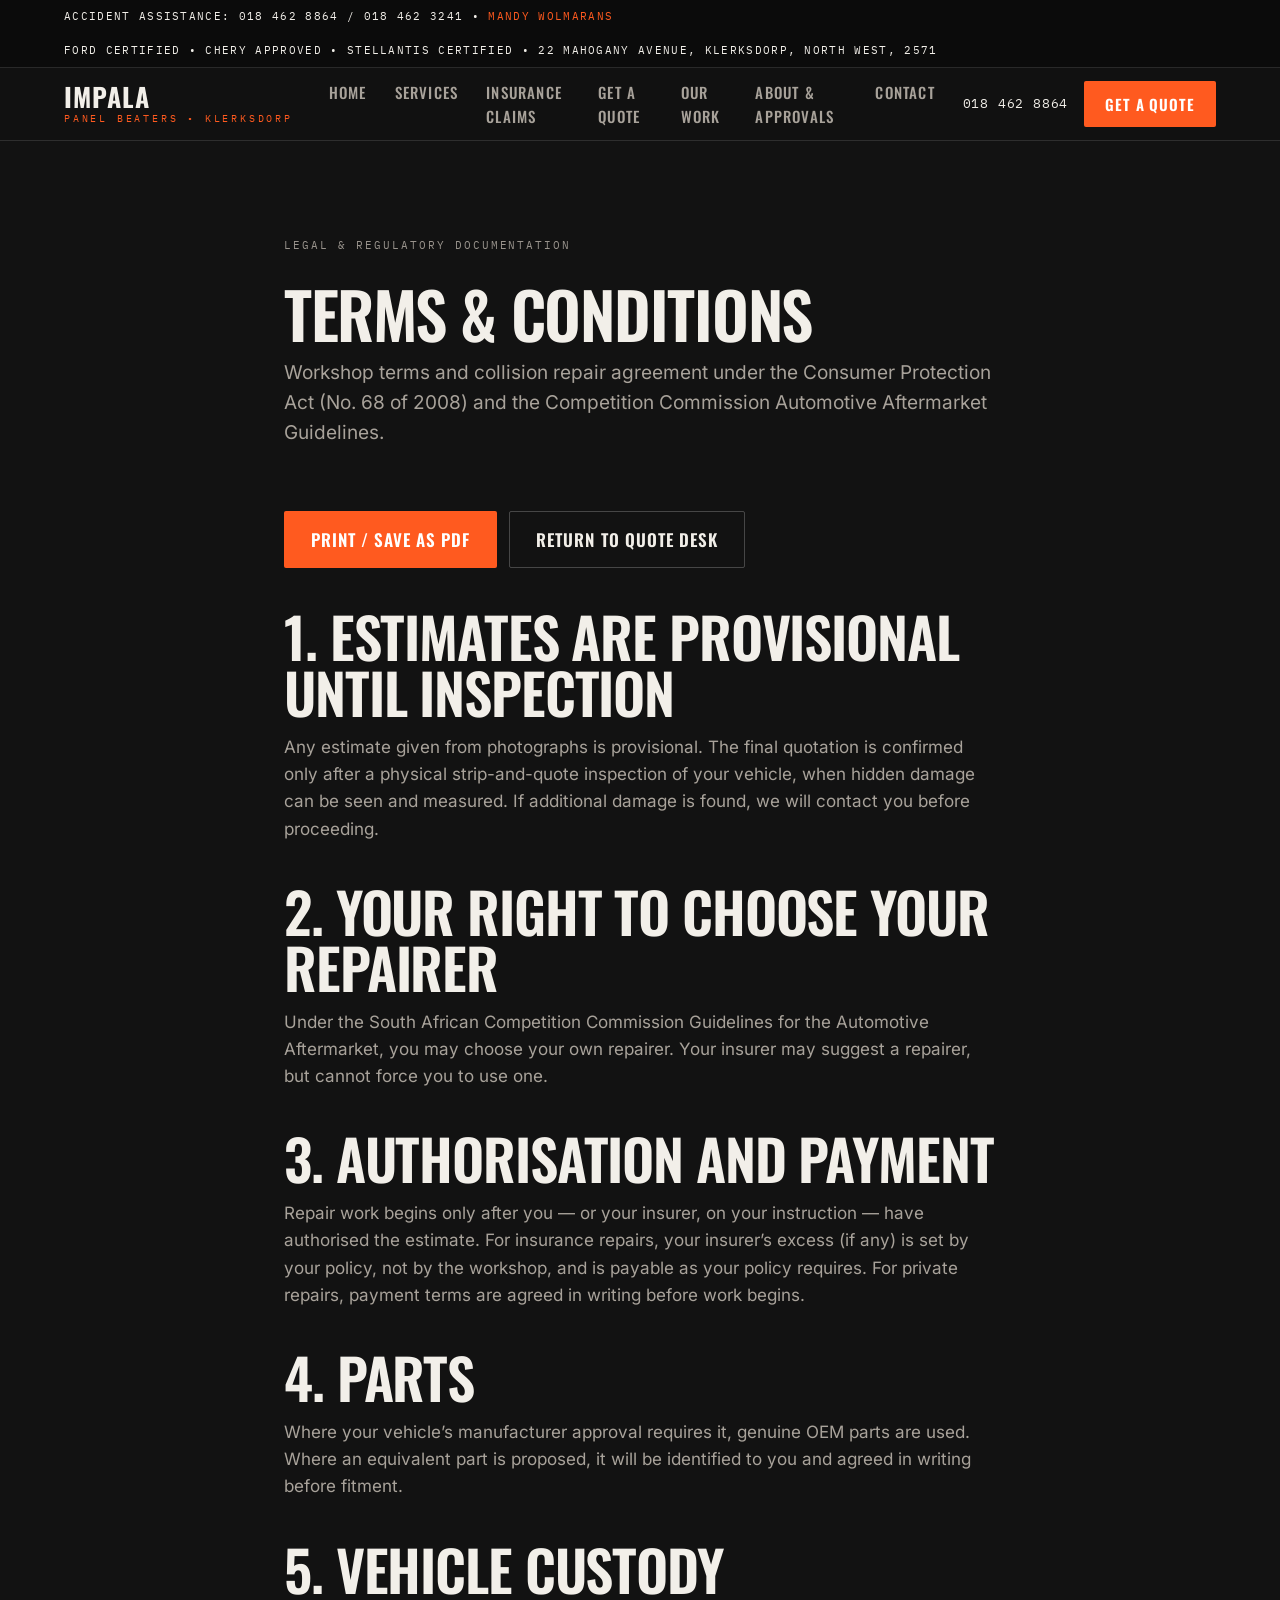
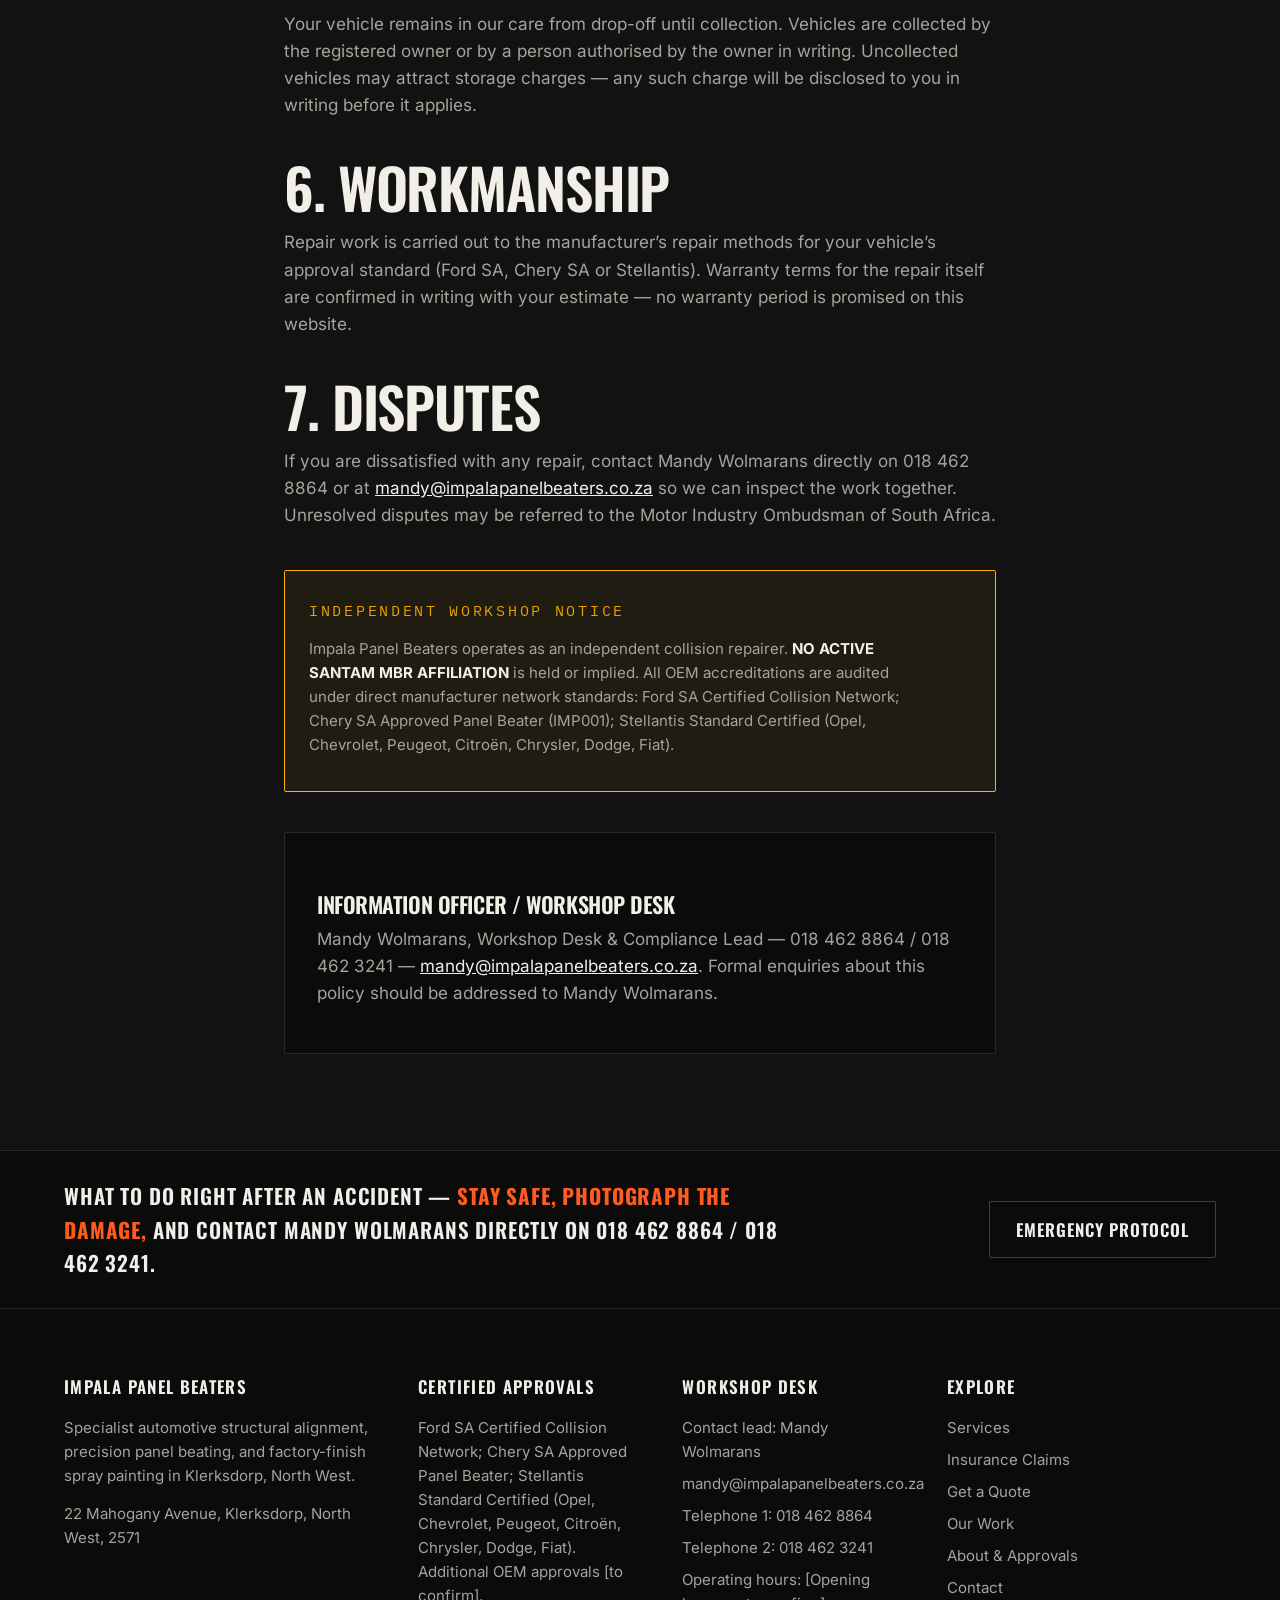
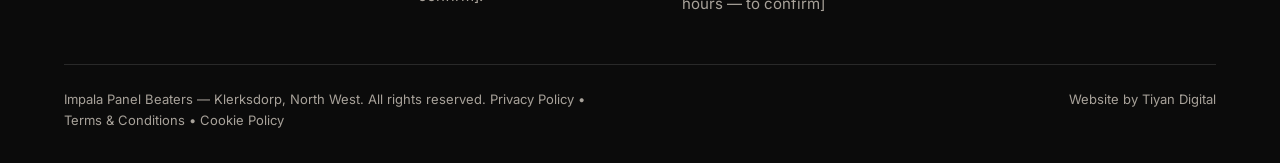
<file: terms.html>
<!DOCTYPE html>
<html lang="en-ZA">
<head>
<meta charset="utf-8">
<meta name="viewport" content="width=device-width, initial-scale=1">
<title>Terms & Conditions — Impala Panel Beaters | Impala Panel Beaters — Klerksdorp</title>
<meta name="description" content="Workshop terms and collision repair agreement for Impala Panel Beaters, Klerksdorp, under the Consumer Protection Act.">
<link rel="stylesheet" href="assets/fonts/fonts.css">
<link rel="stylesheet" href="assets/css/main.css">
<script type="application/ld+json">
{"@context":"https://schema.org","@type":"AutoBodyShop","name":"Impala Panel Beaters",
"address":{"@type":"PostalAddress","streetAddress":"22 Mahogany Avenue","addressLocality":"Klerksdorp","addressRegion":"North West","postalCode":"2571","addressCountry":"ZA"},
"telephone":"018 462 8864","email":"mandy@impalapanelbeaters.co.za"}
</script>
</head>
<body class="">
<a class="skip-link" href="#main" style="position:absolute;left:-9999px">Skip to content</a>
<div class="topbar"><div class="wrap">
<span>Accident assistance: <a href="tel:+27184628864">018 462 8864</a> / <a href="tel:+27184623241">018 462 3241</a> &bull; <span class="tb-accent">Mandy Wolmarans</span></span>
<span class="tb-right">Ford Certified &bull; Chery Approved &bull; Stellantis Certified &bull; 22 Mahogany Avenue, Klerksdorp, North West, 2571</span>
</div></div>
<header class="site-header"><div class="wrap">
<a class="brand" href="index.html" aria-label="Impala Panel Beaters — home"><strong>Impala</strong><span>Panel Beaters &bull; Klerksdorp</span></a>
<div class="header-actions">
<nav class="main-nav" aria-label="Main navigation">
        <a href="index.html">Home</a>
        <a href="services.html">Services</a>
        <a href="insurance-claims.html">Insurance Claims</a>
        <a href="quote.html">Get a Quote</a>
        <a href="work.html">Our Work</a>
        <a href="about.html">About & Approvals</a>
        <a href="contact.html">Contact</a>
</nav>
<a class="header-phone" href="tel:+27184628864">018 462 8864</a>
<a class="btn btn-primary" href="quote.html">Get a Quote</a>
<button class="nav-toggle" type="button" aria-label="Open menu" aria-expanded="false"><span></span><span></span><span></span></button>
</div>
</div></header>
<main id="main">

<section><div class="wrap legal-body">
<div class="section-head reveal">
<p class="eyebrow">Legal &amp; Regulatory Documentation</p>
<h1 style="font-size:clamp(40px,5vw,72px)">Terms & Conditions</h1>
<p class="lede">Workshop terms and collision repair agreement under the Consumer Protection Act (No. 68 of 2008) and the Competition Commission Automotive Aftermarket Guidelines.</p>
</div>
<div class="doc-actions reveal">
<button class="btn btn-primary" type="button" id="print-doc">Print / Save as PDF</button>
<a class="btn btn-ghost" href="quote.html">Return to Quote Desk</a>
</div>

<h2>1. Estimates are provisional until inspection</h2>
<p>Any estimate given from photographs is provisional. The final quotation is confirmed only after a physical strip-and-quote inspection of your vehicle, when hidden damage can be seen and measured. If additional damage is found, we will contact you before proceeding.</p>
<h2>2. Your right to choose your repairer</h2>
<p>Under the South African Competition Commission Guidelines for the Automotive Aftermarket, you may choose your own repairer. Your insurer may suggest a repairer, but cannot force you to use one.</p>
<h2>3. Authorisation and payment</h2>
<p>Repair work begins only after you &mdash; or your insurer, on your instruction &mdash; have authorised the estimate. For insurance repairs, your insurer&rsquo;s excess (if any) is set by your policy, not by the workshop, and is payable as your policy requires. For private repairs, payment terms are agreed in writing before work begins.</p>
<h2>4. Parts</h2>
<p>Where your vehicle&rsquo;s manufacturer approval requires it, genuine OEM parts are used. Where an equivalent part is proposed, it will be identified to you and agreed in writing before fitment.</p>
<h2>5. Vehicle custody</h2>
<p>Your vehicle remains in our care from drop-off until collection. Vehicles are collected by the registered owner or by a person authorised by the owner in writing. Uncollected vehicles may attract storage charges &mdash; any such charge will be disclosed to you in writing before it applies.</p>
<h2>6. Workmanship</h2>
<p>Repair work is carried out to the manufacturer&rsquo;s repair methods for your vehicle&rsquo;s approval standard (Ford SA, Chery SA or Stellantis). Warranty terms for the repair itself are confirmed in writing with your estimate &mdash; no warranty period is promised on this website.</p>
<h2>7. Disputes</h2>
<p>If you are dissatisfied with any repair, contact Mandy Wolmarans directly on 018 462 8864 or at <a href="mailto:mandy@impalapanelbeaters.co.za">mandy@impalapanelbeaters.co.za</a> so we can inspect the work together. Unresolved disputes may be referred to the Motor Industry Ombudsman of South Africa.</p>

<div class="notice reveal" style="margin:40px 0">
<p class="label">Independent workshop notice</p>
<p>Impala Panel Beaters operates as an independent collision repairer. <strong>NO ACTIVE SANTAM MBR AFFILIATION</strong> is held or implied. All OEM accreditations are audited under direct manufacturer network standards: Ford SA Certified Collision Network; Chery SA Approved Panel Beater (IMP001); Stellantis Standard Certified (Opel, Chevrolet, Peugeot, Citro&euml;n, Chrysler, Dodge, Fiat).</p>
</div>
<div class="panel-box reveal">
<h3>Information Officer / Workshop Desk</h3>
<p>Mandy Wolmarans, Workshop Desk &amp; Compliance Lead &mdash; 018 462 8864 / 018 462 3241 &mdash; <a href="mailto:mandy@impalapanelbeaters.co.za">mandy@impalapanelbeaters.co.za</a>. Formal enquiries about this policy should be addressed to Mandy Wolmarans.</p>
</div>
</div></section>

</main>
<section class="safety-strip" aria-label="What to do right after an accident"><div class="wrap">
<p>What to do right after an accident — <b>stay safe, photograph the damage,</b> and contact Mandy Wolmarans directly on 018 462 8864 / 018 462 3241.</p>
<a class="btn btn-ghost" href="contact.html#emergency-protocol">Emergency Protocol</a>
</div></section>
<footer class="site-footer"><div class="wrap">
<div class="footer-grid">
<div>
<h4>Impala Panel Beaters</h4>
<p>Specialist automotive structural alignment, precision panel beating, and factory-finish spray painting in Klerksdorp, North West.</p>
<p style="margin-top:14px">22 Mahogany Avenue, Klerksdorp, North West, 2571</p>
</div>
<div>
<h4>Certified Approvals</h4>
<p>Ford SA Certified Collision Network; Chery SA Approved Panel Beater; Stellantis Standard Certified (Opel, Chevrolet, Peugeot, Citro&euml;n, Chrysler, Dodge, Fiat). Additional OEM approvals [to confirm].</p>
</div>
<div>
<h4>Workshop Desk</h4>
<ul>
<li>Contact lead: Mandy Wolmarans</li>
<li><a href="mailto:mandy@impalapanelbeaters.co.za">mandy@impalapanelbeaters.co.za</a></li>
<li><a href="tel:+27184628864">Telephone 1: 018 462 8864</a></li>
<li><a href="tel:+27184623241">Telephone 2: 018 462 3241</a></li>
<li>Operating hours: [Opening hours &mdash; to confirm]</li>
</ul>
</div>
<div>
<h4>Explore</h4>
<ul>
<li><a href="services.html">Services</a></li>
<li><a href="insurance-claims.html">Insurance Claims</a></li>
<li><a href="quote.html">Get a Quote</a></li>
<li><a href="work.html">Our Work</a></li>
<li><a href="about.html">About &amp; Approvals</a></li>
<li><a href="contact.html">Contact</a></li>
</ul>
</div>
</div>
<div class="footer-bottom">
<p>Impala Panel Beaters &mdash; Klerksdorp, North West. All rights reserved. <a href="privacy.html">Privacy Policy</a> &bull; <a href="terms.html">Terms &amp; Conditions</a> &bull; <a href="cookies.html">Cookie Policy</a></p>
<p>Website by <a href="https://tiyandegital.com">Tiyan Digital</a></p>
</div>
</div></footer>
<script src="assets/js/main.js"></script>
</body>
</html>
</file>
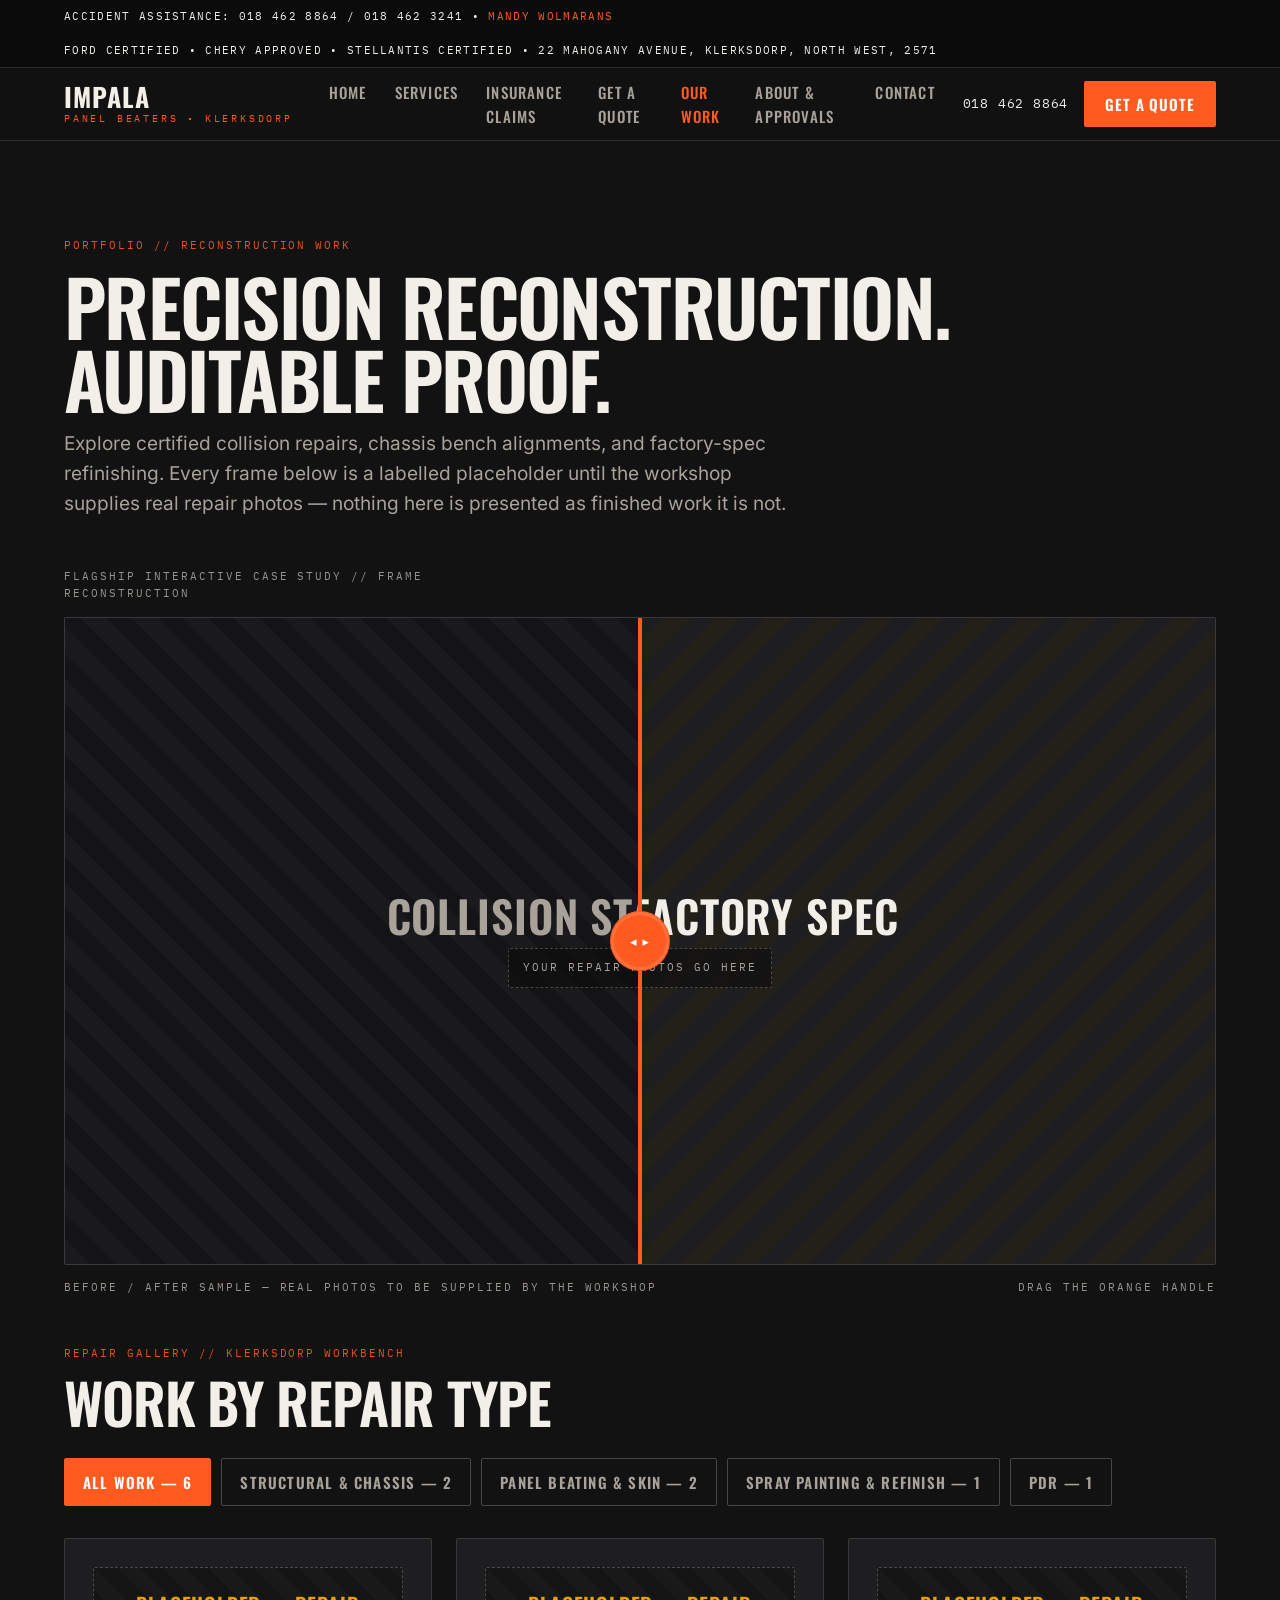
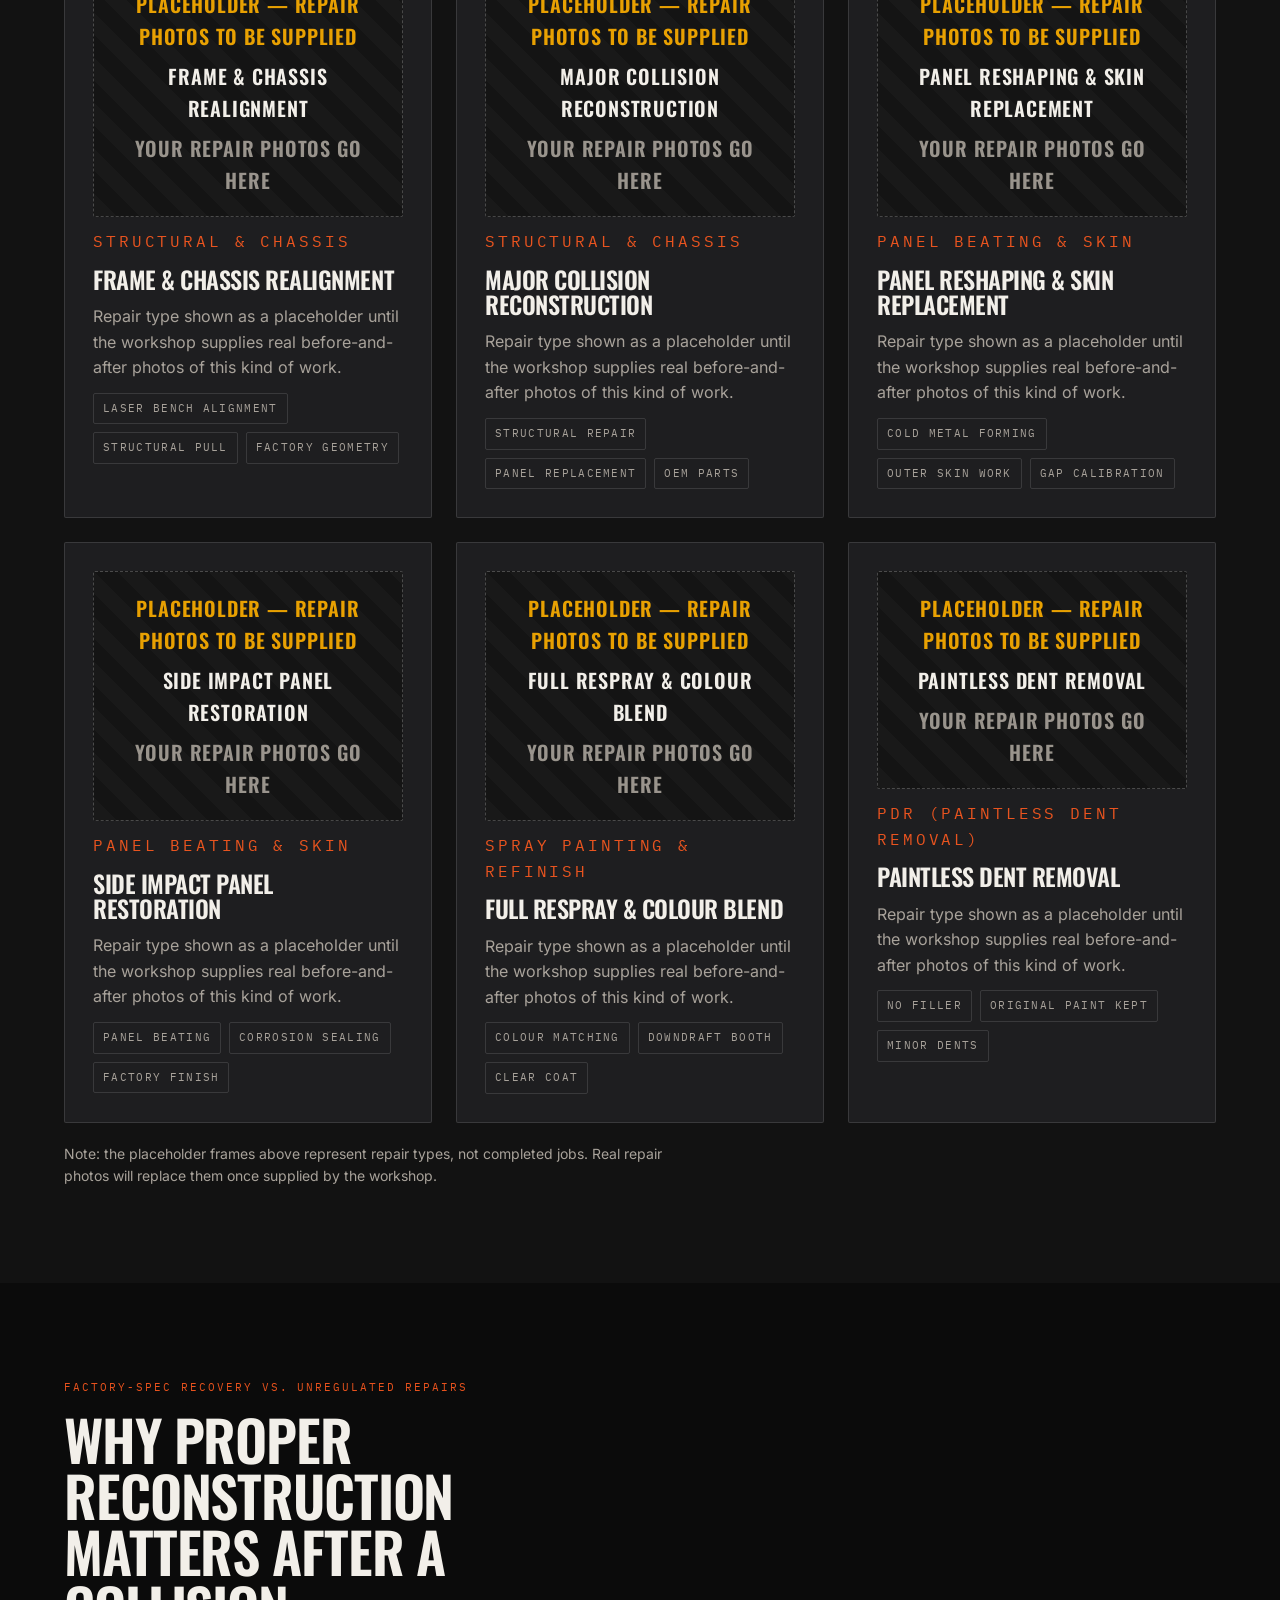
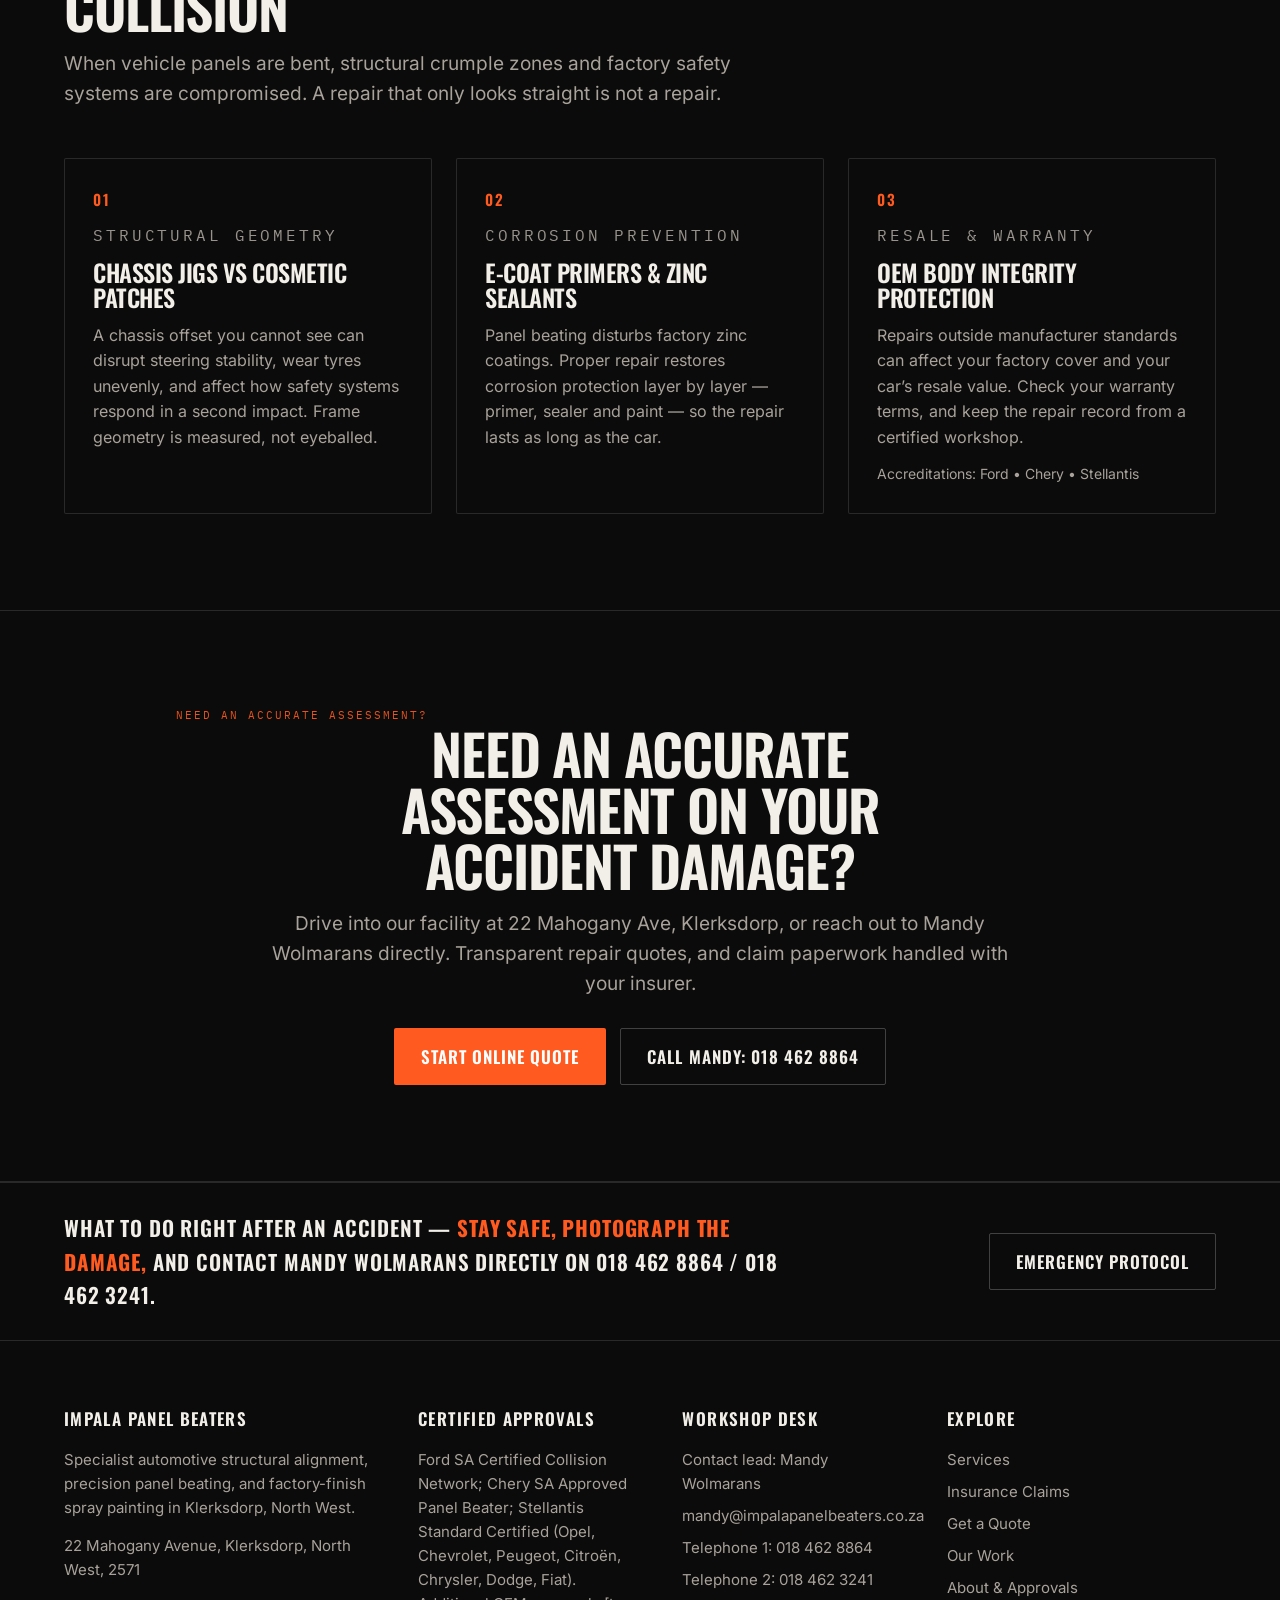
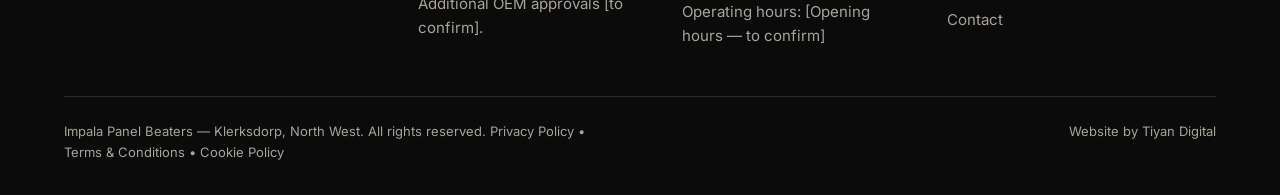
<file: work.html>
<!DOCTYPE html>
<html lang="en-ZA">
<head>
<meta charset="utf-8">
<meta name="viewport" content="width=device-width, initial-scale=1">
<title>Our Work — Collision Repair & Before / After, Klerksdorp | Impala Panel Beaters — Klerksdorp</title>
<meta name="description" content="Before-and-after collision repair work from Impala Panel Beaters, Klerksdorp. Filter by repair type: structural, panel beating, spray painting, PDR.">
<link rel="stylesheet" href="assets/fonts/fonts.css">
<link rel="stylesheet" href="assets/css/main.css">
<script type="application/ld+json">
{"@context":"https://schema.org","@type":"AutoBodyShop","name":"Impala Panel Beaters",
"address":{"@type":"PostalAddress","streetAddress":"22 Mahogany Avenue","addressLocality":"Klerksdorp","addressRegion":"North West","postalCode":"2571","addressCountry":"ZA"},
"telephone":"018 462 8864","email":"mandy@impalapanelbeaters.co.za"}
</script>
</head>
<body class="">
<a class="skip-link" href="#main" style="position:absolute;left:-9999px">Skip to content</a>
<div class="topbar"><div class="wrap">
<span>Accident assistance: <a href="tel:+27184628864">018 462 8864</a> / <a href="tel:+27184623241">018 462 3241</a> &bull; <span class="tb-accent">Mandy Wolmarans</span></span>
<span class="tb-right">Ford Certified &bull; Chery Approved &bull; Stellantis Certified &bull; 22 Mahogany Avenue, Klerksdorp, North West, 2571</span>
</div></div>
<header class="site-header"><div class="wrap">
<a class="brand" href="index.html" aria-label="Impala Panel Beaters — home"><strong>Impala</strong><span>Panel Beaters &bull; Klerksdorp</span></a>
<div class="header-actions">
<nav class="main-nav" aria-label="Main navigation">
        <a href="index.html">Home</a>
        <a href="services.html">Services</a>
        <a href="insurance-claims.html">Insurance Claims</a>
        <a href="quote.html">Get a Quote</a>
        <a href="work.html" aria-current="page">Our Work</a>
        <a href="about.html">About & Approvals</a>
        <a href="contact.html">Contact</a>
</nav>
<a class="header-phone" href="tel:+27184628864">018 462 8864</a>
<a class="btn btn-primary" href="quote.html">Get a Quote</a>
<button class="nav-toggle" type="button" aria-label="Open menu" aria-expanded="false"><span></span><span></span><span></span></button>
</div>
</div></header>
<main id="main">

<section><div class="wrap">
<div class="section-head reveal">
<p class="eyebrow">Portfolio // Reconstruction Work</p>
<h1 style="font-size:clamp(44px,6vw,84px)">Precision reconstruction. Auditable proof.</h1>
<p class="lede">Explore certified collision repairs, chassis bench alignments, and factory-spec refinishing. Every frame below is a labelled placeholder until the workshop supplies real repair photos &mdash; nothing here is presented as finished work it is not.</p>
</div>

<div class="reveal" style="margin-bottom:48px">
<p class="label" style="margin-bottom:14px">Flagship interactive case study // Frame reconstruction</p>
<div class="ba" role="group" aria-label="Before and after repair comparison slider">
<div class="ba-side ba-after"><p class="ba-state">Restored // Factory Spec</p><p class="ba-tag">Your repair photos go here</p></div>
<div class="ba-side ba-before ba-clip"><p class="ba-state">Collision State // Before</p><p class="ba-tag">Your repair photos go here</p></div>
<div class="ba-handle" role="slider" tabindex="0" aria-label="Drag to compare before and after" aria-valuemin="0" aria-valuemax="100" aria-valuenow="50" aria-valuetext="50 percent restored view"></div>
</div>
<div class="ba-caption"><span class="label">Before / after sample &mdash; real photos to be supplied by the workshop</span><span class="label">Drag the orange handle</span></div>
</div>

<div class="reveal">
<p class="eyebrow">Repair Gallery // Klerksdorp Workbench</p>
<h2 style="margin:12px 0 28px">Work by repair type</h2>
<div class="pills" role="group" aria-label="Filter work by repair type">
<button class="pill" type="button" data-filter="all" aria-pressed="true">All Work &mdash; 6</button>
<button class="pill" type="button" data-filter="structural" aria-pressed="false">Structural &amp; Chassis &mdash; 2</button>
<button class="pill" type="button" data-filter="panel" aria-pressed="false">Panel Beating &amp; Skin &mdash; 2</button>
<button class="pill" type="button" data-filter="spray" aria-pressed="false">Spray Painting &amp; Refinish &mdash; 1</button>
<button class="pill" type="button" data-filter="pdr" aria-pressed="false">PDR &mdash; 1</button>
</div>
<div class="grid-3" id="work-grid">
<article class="card work-card reveal" data-type="structural">
<div class="ph"><span class="label">Placeholder &mdash; repair photos to be supplied</span><span>Frame &amp; Chassis Realignment</span><span class="label" style="color:var(--muted)">Your repair photos go here</span></div>
<p class="label" style="color:var(--accent)">Structural &amp; Chassis</p>
<h3>Frame &amp; Chassis Realignment</h3>
<p>Repair type shown as a placeholder until the workshop supplies real before-and-after photos of this kind of work.</p>
<div class="tags"><span>Laser bench alignment</span><span>Structural pull</span><span>Factory geometry</span></div>
</article><article class="card work-card reveal" data-type="structural">
<div class="ph"><span class="label">Placeholder &mdash; repair photos to be supplied</span><span>Major Collision Reconstruction</span><span class="label" style="color:var(--muted)">Your repair photos go here</span></div>
<p class="label" style="color:var(--accent)">Structural &amp; Chassis</p>
<h3>Major Collision Reconstruction</h3>
<p>Repair type shown as a placeholder until the workshop supplies real before-and-after photos of this kind of work.</p>
<div class="tags"><span>Structural repair</span><span>Panel replacement</span><span>OEM parts</span></div>
</article><article class="card work-card reveal" data-type="panel">
<div class="ph"><span class="label">Placeholder &mdash; repair photos to be supplied</span><span>Panel Reshaping &amp; Skin Replacement</span><span class="label" style="color:var(--muted)">Your repair photos go here</span></div>
<p class="label" style="color:var(--accent)">Panel Beating &amp; Skin</p>
<h3>Panel Reshaping &amp; Skin Replacement</h3>
<p>Repair type shown as a placeholder until the workshop supplies real before-and-after photos of this kind of work.</p>
<div class="tags"><span>Cold metal forming</span><span>Outer skin work</span><span>Gap calibration</span></div>
</article><article class="card work-card reveal" data-type="panel">
<div class="ph"><span class="label">Placeholder &mdash; repair photos to be supplied</span><span>Side Impact Panel Restoration</span><span class="label" style="color:var(--muted)">Your repair photos go here</span></div>
<p class="label" style="color:var(--accent)">Panel Beating &amp; Skin</p>
<h3>Side Impact Panel Restoration</h3>
<p>Repair type shown as a placeholder until the workshop supplies real before-and-after photos of this kind of work.</p>
<div class="tags"><span>Panel beating</span><span>Corrosion sealing</span><span>Factory finish</span></div>
</article><article class="card work-card reveal" data-type="spray">
<div class="ph"><span class="label">Placeholder &mdash; repair photos to be supplied</span><span>Full Respray &amp; Colour Blend</span><span class="label" style="color:var(--muted)">Your repair photos go here</span></div>
<p class="label" style="color:var(--accent)">Spray Painting &amp; Refinish</p>
<h3>Full Respray &amp; Colour Blend</h3>
<p>Repair type shown as a placeholder until the workshop supplies real before-and-after photos of this kind of work.</p>
<div class="tags"><span>Colour matching</span><span>Downdraft booth</span><span>Clear coat</span></div>
</article><article class="card work-card reveal" data-type="pdr">
<div class="ph"><span class="label">Placeholder &mdash; repair photos to be supplied</span><span>Paintless Dent Removal</span><span class="label" style="color:var(--muted)">Your repair photos go here</span></div>
<p class="label" style="color:var(--accent)">PDR (Paintless Dent Removal)</p>
<h3>Paintless Dent Removal</h3>
<p>Repair type shown as a placeholder until the workshop supplies real before-and-after photos of this kind of work.</p>
<div class="tags"><span>No filler</span><span>Original paint kept</span><span>Minor dents</span></div>
</article>
</div>
<p style="margin-top:20px;color:var(--muted);font-size:14px">Note: the placeholder frames above represent repair types, not completed jobs. Real repair photos will replace them once supplied by the workshop.</p>
</div>
</div></section>

<section style="background:var(--panel)"><div class="wrap">
<div class="section-head reveal">
<p class="eyebrow">Factory-Spec Recovery vs. Unregulated Repairs</p>
<h2>Why proper reconstruction matters after a collision</h2>
<p class="lede">When vehicle panels are bent, structural crumple zones and factory safety systems are compromised. A repair that only looks straight is not a repair.</p>
</div>
<div class="grid-3 reveal">
<article class="card dark"><p class="num">01</p><p class="label">Structural Geometry</p><h3>Chassis jigs vs cosmetic patches</h3><p>A chassis offset you cannot see can disrupt steering stability, wear tyres unevenly, and affect how safety systems respond in a second impact. Frame geometry is measured, not eyeballed.</p></article>
<article class="card dark"><p class="num">02</p><p class="label">Corrosion Prevention</p><h3>E-coat primers &amp; zinc sealants</h3><p>Panel beating disturbs factory zinc coatings. Proper repair restores corrosion protection layer by layer &mdash; primer, sealer and paint &mdash; so the repair lasts as long as the car.</p></article>
<article class="card dark"><p class="num">03</p><p class="label">Resale &amp; Warranty</p><h3>OEM body integrity protection</h3><p>Repairs outside manufacturer standards can affect your factory cover and your car&rsquo;s resale value. Check your warranty terms, and keep the repair record from a certified workshop.</p><p style="margin-top:auto;color:var(--muted);font-size:14px">Accreditations: Ford &bull; Chery &bull; Stellantis</p></article>
</div>
</div></section>
<section class="cta-band reveal"><div class="wrap">
<p class="eyebrow">Need an Accurate Assessment?</p>
<h2>Need an accurate assessment on your accident damage?</h2>
<p class="lede">Drive into our facility at 22 Mahogany Ave, Klerksdorp, or reach out to Mandy Wolmarans directly. Transparent repair quotes, and claim paperwork handled with your insurer.</p>
<div class="hero-cta"><a class="btn btn-primary" href="quote.html">Start Online Quote</a><a class="btn btn-ghost" href="tel:+27184628864">Call Mandy: 018 462 8864</a></div>
</div></section>
</main>
<section class="safety-strip" aria-label="What to do right after an accident"><div class="wrap">
<p>What to do right after an accident — <b>stay safe, photograph the damage,</b> and contact Mandy Wolmarans directly on 018 462 8864 / 018 462 3241.</p>
<a class="btn btn-ghost" href="contact.html#emergency-protocol">Emergency Protocol</a>
</div></section>
<footer class="site-footer"><div class="wrap">
<div class="footer-grid">
<div>
<h4>Impala Panel Beaters</h4>
<p>Specialist automotive structural alignment, precision panel beating, and factory-finish spray painting in Klerksdorp, North West.</p>
<p style="margin-top:14px">22 Mahogany Avenue, Klerksdorp, North West, 2571</p>
</div>
<div>
<h4>Certified Approvals</h4>
<p>Ford SA Certified Collision Network; Chery SA Approved Panel Beater; Stellantis Standard Certified (Opel, Chevrolet, Peugeot, Citro&euml;n, Chrysler, Dodge, Fiat). Additional OEM approvals [to confirm].</p>
</div>
<div>
<h4>Workshop Desk</h4>
<ul>
<li>Contact lead: Mandy Wolmarans</li>
<li><a href="mailto:mandy@impalapanelbeaters.co.za">mandy@impalapanelbeaters.co.za</a></li>
<li><a href="tel:+27184628864">Telephone 1: 018 462 8864</a></li>
<li><a href="tel:+27184623241">Telephone 2: 018 462 3241</a></li>
<li>Operating hours: [Opening hours &mdash; to confirm]</li>
</ul>
</div>
<div>
<h4>Explore</h4>
<ul>
<li><a href="services.html">Services</a></li>
<li><a href="insurance-claims.html">Insurance Claims</a></li>
<li><a href="quote.html">Get a Quote</a></li>
<li><a href="work.html">Our Work</a></li>
<li><a href="about.html">About &amp; Approvals</a></li>
<li><a href="contact.html">Contact</a></li>
</ul>
</div>
</div>
<div class="footer-bottom">
<p>Impala Panel Beaters &mdash; Klerksdorp, North West. All rights reserved. <a href="privacy.html">Privacy Policy</a> &bull; <a href="terms.html">Terms &amp; Conditions</a> &bull; <a href="cookies.html">Cookie Policy</a></p>
<p>Website by <a href="https://tiyandegital.com">Tiyan Digital</a></p>
</div>
</div></footer>
<script src="assets/js/main.js"></script>
</body>
</html>
</file>
<file: assets/fonts/fonts.css>
@font-face {
  font-family: 'IBM Plex Mono';
  font-style: normal;
  font-weight: 400;
  font-display: swap;
  src: url(IBMPlexMono-400-latin-ext.woff2) format('woff2');
}

@font-face {
  font-family: 'IBM Plex Mono';
  font-style: normal;
  font-weight: 400;
  font-display: swap;
  src: url(IBMPlexMono-400-latin.woff2) format('woff2');
}

@font-face {
  font-family: 'IBM Plex Mono';
  font-style: normal;
  font-weight: 500;
  font-display: swap;
  src: url(IBMPlexMono-500-latin-ext.woff2) format('woff2');
}

@font-face {
  font-family: 'IBM Plex Mono';
  font-style: normal;
  font-weight: 500;
  font-display: swap;
  src: url(IBMPlexMono-500-latin.woff2) format('woff2');
}

@font-face {
  font-family: 'IBM Plex Mono';
  font-style: normal;
  font-weight: 600;
  font-display: swap;
  src: url(IBMPlexMono-600-latin-ext.woff2) format('woff2');
}

@font-face {
  font-family: 'IBM Plex Mono';
  font-style: normal;
  font-weight: 600;
  font-display: swap;
  src: url(IBMPlexMono-600-latin.woff2) format('woff2');
}

@font-face {
  font-family: 'Inter';
  font-style: normal;
  font-weight: 400;
  font-display: swap;
  src: url(Inter-400-latin-ext.woff2) format('woff2');
}

@font-face {
  font-family: 'Inter';
  font-style: normal;
  font-weight: 400;
  font-display: swap;
  src: url(Inter-400-latin.woff2) format('woff2');
}

@font-face {
  font-family: 'Inter';
  font-style: normal;
  font-weight: 500;
  font-display: swap;
  src: url(Inter-500-latin-ext.woff2) format('woff2');
}

@font-face {
  font-family: 'Inter';
  font-style: normal;
  font-weight: 500;
  font-display: swap;
  src: url(Inter-500-latin.woff2) format('woff2');
}

@font-face {
  font-family: 'Inter';
  font-style: normal;
  font-weight: 600;
  font-display: swap;
  src: url(Inter-600-latin-ext.woff2) format('woff2');
}

@font-face {
  font-family: 'Inter';
  font-style: normal;
  font-weight: 600;
  font-display: swap;
  src: url(Inter-600-latin.woff2) format('woff2');
}

@font-face {
  font-family: 'Inter';
  font-style: normal;
  font-weight: 700;
  font-display: swap;
  src: url(Inter-700-latin-ext.woff2) format('woff2');
}

@font-face {
  font-family: 'Inter';
  font-style: normal;
  font-weight: 700;
  font-display: swap;
  src: url(Inter-700-latin.woff2) format('woff2');
}

@font-face {
  font-family: 'Oswald';
  font-style: normal;
  font-weight: 400;
  font-display: swap;
  src: url(Oswald-400-latin-ext.woff2) format('woff2');
}

@font-face {
  font-family: 'Oswald';
  font-style: normal;
  font-weight: 400;
  font-display: swap;
  src: url(Oswald-400-latin.woff2) format('woff2');
}

@font-face {
  font-family: 'Oswald';
  font-style: normal;
  font-weight: 500;
  font-display: swap;
  src: url(Oswald-500-latin-ext.woff2) format('woff2');
}

@font-face {
  font-family: 'Oswald';
  font-style: normal;
  font-weight: 500;
  font-display: swap;
  src: url(Oswald-500-latin.woff2) format('woff2');
}

@font-face {
  font-family: 'Oswald';
  font-style: normal;
  font-weight: 600;
  font-display: swap;
  src: url(Oswald-600-latin-ext.woff2) format('woff2');
}

@font-face {
  font-family: 'Oswald';
  font-style: normal;
  font-weight: 600;
  font-display: swap;
  src: url(Oswald-600-latin.woff2) format('woff2');
}

@font-face {
  font-family: 'Oswald';
  font-style: normal;
  font-weight: 700;
  font-display: swap;
  src: url(Oswald-700-latin-ext.woff2) format('woff2');
}

@font-face {
  font-family: 'Oswald';
  font-style: normal;
  font-weight: 700;
  font-display: swap;
  src: url(Oswald-700-latin.woff2) format('woff2');
}
</file>
<file: assets/css/main.css>
/* Impala Panel Beaters — "Workshop After Dark" design system
   Tokens from STITCH-EXPORT.md / NICHE.md. No external requests. */
:root{
  --bg:#121212; --panel:#0B0B0B; --surface:#1E1E20; --surface-2:#262628;
  --ink:#F2EFE9; --muted:#A8A29A; --accent:#FF5A1F; --accent-hover:#E64A12;
  --hazard:#FFB000; --line:rgba(255,255,255,.12); --line-strong:rgba(255,255,255,.22);
  --radius:2px;
  --font-display:'Oswald', 'Arial Narrow', sans-serif;
  --font-body:'Inter', system-ui, sans-serif;
  --font-mono:'IBM Plex Mono', ui-monospace, monospace;
  --ease:cubic-bezier(0.16,1,0.3,1);
  --wrap:1200px;
}
*{box-sizing:border-box;margin:0;padding:0}
html{scroll-behavior:smooth}
body{
  background:var(--bg); color:var(--ink); font-family:var(--font-body);
  font-size:17px; line-height:1.6; -webkit-font-smoothing:antialiased;
}
::selection{background:var(--accent);color:#fff}
a{color:var(--ink)}
a:focus-visible,button:focus-visible,input:focus-visible,select:focus-visible,
textarea:focus-visible,[tabindex]:focus-visible{outline:2px solid var(--accent);outline-offset:2px}
img,svg,video{max-width:100%;display:block}
button{font:inherit;cursor:pointer}

/* ---------- type ---------- */
h1,h2,h3,.display{font-family:var(--font-display);text-transform:uppercase;
  font-weight:600;letter-spacing:-.02em;line-height:.95}
h1{font-size:clamp(56px,8vw,104px)}
h2{font-size:clamp(34px,4.4vw,56px);line-height:1}
h3{font-size:clamp(22px,2.6vw,30px);line-height:1.05}
p{max-width:68ch}
.lede{font-size:clamp(17px,1.6vw,19px);color:var(--muted);max-width:62ch}
.eyebrow,.label{font-family:var(--font-mono);font-size:11px;letter-spacing:.18em;
  text-transform:uppercase;color:var(--muted);opacity:.9}
.eyebrow{color:var(--accent)}
.ghost{font-family:var(--font-display);font-weight:700;color:transparent;
  -webkit-text-stroke:1px rgba(242,239,233,.16);font-size:clamp(72px,10vw,150px);
  line-height:.8;user-select:none;pointer-events:none}
a{color:var(--ink)}
.wrap{max-width:var(--wrap);margin:0 auto;padding:0 24px}
section{padding:96px 0}
.section-head{display:flex;flex-direction:column;gap:14px;margin-bottom:48px}
.section-head h2{max-width:16ch}
.hazard{height:4px;border:0;
  background:repeating-linear-gradient(-45deg,var(--hazard) 0 12px,#0B0B0B 12px 24px)}
.hazard-thin{height:4px;background:repeating-linear-gradient(-45deg,var(--hazard) 0 8px,transparent 8px 16px)}

/* ---------- buttons ---------- */
.btn{display:inline-flex;align-items:center;justify-content:center;gap:10px;
  min-height:52px;padding:14px 26px;border-radius:var(--radius);
  font-family:var(--font-display);font-size:17px;font-weight:600;letter-spacing:.06em;
  text-transform:uppercase;text-decoration:none;border:1px solid transparent;
  transition:background .2s var(--ease),transform .2s var(--ease),border-color .2s var(--ease);
  white-space:nowrap}
.btn-primary{background:var(--accent);color:#fff}
.btn-primary:hover{background:var(--accent-hover)}
.btn-ghost{background:transparent;color:var(--ink);border-color:var(--line-strong)}
.btn-ghost:hover{border-color:var(--ink)}
.btn:active{transform:scale(.97)}
.btn[disabled]{opacity:.45;cursor:not-allowed}

/* ---------- top bar + header ---------- */
.topbar{background:var(--panel);border-bottom:1px solid var(--line);
  font-family:var(--font-mono);font-size:11px;letter-spacing:.12em;text-transform:uppercase}
.topbar .wrap{display:flex;justify-content:space-between;gap:16px;padding-top:8px;padding-bottom:8px;flex-wrap:wrap}
.topbar a{color:var(--ink);text-decoration:none}
.topbar .tb-accent{color:var(--accent)}
.site-header{position:sticky;top:0;z-index:60;background:rgba(18,18,18,.96);
  backdrop-filter:blur(8px);border-bottom:1px solid var(--line)}
.site-header .wrap{display:flex;align-items:center;gap:24px;min-height:72px}
.brand{display:flex;flex-direction:column;line-height:1;text-decoration:none;flex-shrink:0}
.brand strong{font-family:var(--font-display);font-size:26px;font-weight:700;letter-spacing:.04em;text-transform:uppercase}
.brand span{font-family:var(--font-mono);font-size:10px;letter-spacing:.28em;color:var(--accent);text-transform:uppercase;margin-top:4px}
.main-nav{display:flex;gap:4px;margin-left:auto}
.main-nav a{font-family:var(--font-display);font-size:15px;font-weight:500;letter-spacing:.08em;
  text-transform:uppercase;text-decoration:none;color:var(--muted);padding:10px 12px;border-radius:var(--radius)}
.main-nav a:hover{color:var(--ink)}
.main-nav a[aria-current="page"]{color:var(--accent)}
.header-actions{display:flex;align-items:center;gap:16px;margin-left:auto}
.header-actions .main-nav{margin-left:0}
.header-phone{font-family:var(--font-mono);font-size:13px;letter-spacing:.06em;color:var(--ink);text-decoration:none;white-space:nowrap}
.header-phone:hover{color:var(--accent)}
.header-actions .btn{min-height:46px;padding:10px 20px;font-size:15px}
.nav-toggle{display:none;background:none;border:1px solid var(--line-strong);border-radius:var(--radius);
  width:46px;height:46px;align-items:center;justify-content:center;flex-direction:column;gap:5px}
.nav-toggle span{display:block;width:22px;height:2px;background:var(--ink)}

/* ---------- hero ---------- */
.hero{padding:0}
.hero .wrap{display:grid;grid-template-columns:1.15fr .85fr;gap:0;align-items:stretch}
.hero-copy{padding:88px 48px 88px 0;display:flex;flex-direction:column;justify-content:center;gap:22px}
.hero-copy h1 span{display:block}
.hero-copy h1 .accent{color:var(--accent)}
.hero-cta{display:flex;gap:14px;flex-wrap:wrap;margin-top:8px}
.hero-badges{display:flex;gap:10px;flex-wrap:wrap;margin-top:6px}
.badge{font-family:var(--font-mono);font-size:11px;letter-spacing:.14em;text-transform:uppercase;
  border:1px solid var(--line-strong);padding:9px 12px;border-radius:var(--radius);color:var(--ink);background:var(--surface)}
.badge.hot{border-color:var(--accent);color:var(--accent)}
.hero-panel{background:var(--panel);border-left:1px solid var(--line);position:relative;
  display:flex;flex-direction:column;justify-content:flex-end;padding:32px;min-height:480px;overflow:hidden}
.hero-panel::before{content:"";position:absolute;inset:0;
  background:
    linear-gradient(180deg,transparent 55%,rgba(11,11,11,.92) 100%),
    repeating-linear-gradient(0deg,transparent 0 46px,rgba(255,255,255,.045) 46px 47px),
    repeating-linear-gradient(90deg,transparent 0 46px,rgba(255,255,255,.045) 46px 47px),
    radial-gradient(120% 90% at 80% 0%,#2b211d 0%,#1E1E20 55%,#0B0B0B 100%)}
.hero-panel .panel-frame{position:relative;z-index:1;display:flex;flex-direction:column;gap:12px}
.panel-frame .frame-tag{font-family:var(--font-mono);font-size:11px;letter-spacing:.18em;text-transform:uppercase;color:var(--hazard)}
.panel-frame p{font-size:15px;color:var(--muted);max-width:44ch}
.panel-frame .frame-note{font-family:var(--font-mono);font-size:11px;letter-spacing:.14em;text-transform:uppercase;color:var(--muted);border:1px dashed var(--line-strong);padding:12px;border-radius:var(--radius)}
.hero-strip{border-top:1px solid var(--line);border-bottom:1px solid var(--line);background:var(--panel);padding:0;overflow:hidden}
.marquee{overflow:hidden;white-space:nowrap;padding:14px 0}
.marquee-track{display:inline-block;animation:marquee 32s linear infinite;font-family:var(--font-display);
  font-size:20px;font-weight:500;letter-spacing:.1em;text-transform:uppercase;color:var(--muted)}
.marquee-track b{color:var(--accent);font-weight:500;padding:0 10px}
@keyframes marquee{to{transform:translateX(-50%)}}

/* ---------- before / after slider ---------- */
.ba{position:relative;aspect-ratio:16/9;background:var(--surface);overflow:hidden;border:1px solid var(--line);border-radius:var(--radius);user-select:none;touch-action:none}
.ba-side{position:absolute;inset:0;display:flex;align-items:center;justify-content:center;flex-direction:column;gap:10px;padding:24px;text-align:center}
.ba-before{background:
  repeating-linear-gradient(45deg,#1a1a1c 0 18px,#141416 18px 36px)}
.ba-after{background:
  repeating-linear-gradient(-45deg,#232019 0 18px,#1E1E20 18px 36px)}
.ba-side .ba-state{font-family:var(--font-display);font-size:clamp(26px,4vw,44px);font-weight:600;text-transform:uppercase;letter-spacing:.02em;line-height:1}
.ba-before .ba-state{color:var(--muted)}
.ba-after .ba-state{color:var(--ink)}
.ba-side .ba-tag{font-family:var(--font-mono);font-size:11px;letter-spacing:.18em;text-transform:uppercase;color:var(--muted);border:1px dashed var(--line-strong);padding:10px 14px;border-radius:var(--radius);background:rgba(11,11,11,.55)}
.ba-clip{position:absolute;inset:0;clip-path:inset(0 50% 0 0)}
.ba-handle{position:absolute;top:0;bottom:0;left:50%;width:4px;margin-left:-2px;background:var(--accent);cursor:ew-resize;z-index:3}
.ba-handle::after{content:"◂ ▸";position:absolute;top:50%;left:50%;transform:translate(-50%,-50%);
  width:52px;height:52px;border-radius:50%;background:var(--accent);color:#fff;
  display:flex;align-items:center;justify-content:center;font-size:13px;letter-spacing:1px;
  border:3px solid #fff2;box-shadow:0 0 0 1px var(--accent)}
.ba-caption{display:flex;justify-content:space-between;gap:12px;flex-wrap:wrap;margin-top:14px}
.ba-caption .label{color:var(--muted)}

/* ---------- cards / grids ---------- */
.grid-2{display:grid;grid-template-columns:1fr 1fr;gap:24px}
.grid-3{display:grid;grid-template-columns:repeat(3,1fr);gap:24px}
.grid-4{display:grid;grid-template-columns:repeat(4,1fr);gap:20px}
.card{background:var(--surface);border:1px solid var(--line);border-radius:var(--radius);padding:28px;
  display:flex;flex-direction:column;gap:12px;transition:border-color .2s var(--ease),transform .2s var(--ease)}
.card:hover{border-color:var(--line-strong);transform:translateY(-2px)}
.card .num{font-family:var(--font-display);font-size:15px;font-weight:600;color:var(--accent);letter-spacing:.1em}
.card h3{font-size:24px}
.card p{color:var(--muted);font-size:16px}
.card .card-link{font-family:var(--font-display);font-size:15px;font-weight:600;letter-spacing:.08em;
  text-transform:uppercase;color:var(--accent);text-decoration:none;margin-top:auto}
.card .card-link:hover{color:var(--accent-hover)}
.card.dark{background:var(--panel)}
.panel-box{background:var(--panel);border:1px solid var(--line);border-radius:var(--radius);padding:32px}
.panel-box h3{margin-bottom:10px}
.panel-box p{color:var(--muted)}
.check-list{list-style:none;display:flex;flex-direction:column;gap:12px}
.check-list li{display:flex;gap:12px;align-items:flex-start;color:var(--ink)}
.check-list li::before{content:"";flex:0 0 10px;height:10px;margin-top:8px;background:var(--accent)}
.check-list li span{color:var(--muted)}
.check-list li b{font-weight:600}

/* bento services preview */
.bento{display:grid;grid-template-columns:repeat(6,1fr);gap:20px}
.bento .card:nth-child(1){grid-column:span 3}
.bento .card:nth-child(2){grid-column:span 3}
.bento .card:nth-child(3){grid-column:span 2}
.bento .card:nth-child(4){grid-column:span 2}
.bento .card:nth-child(5){grid-column:span 2}

/* steps */
.steps{display:grid;grid-template-columns:repeat(3,1fr);gap:20px;counter-reset:step}
.steps-5{grid-template-columns:repeat(5,1fr)}
/* grid children must be allowed to shrink below content min-width (long labels, selects) */
.wizard>*,.split>*,.grid-2>*,.grid-3>*,.grid-4>*,.bento>*,.service-block>*,
.footer-grid>*,.contact-cards>*,.approval-grid>*,.steps>*{min-width:0}
.step{background:var(--panel);border:1px solid var(--line);border-radius:var(--radius);padding:28px;position:relative}
.step .ghost{position:absolute;top:8px;right:16px;font-size:84px}
.step h3{margin:14px 0 10px;position:relative}
.step p{color:var(--muted);position:relative}
.step .label{position:relative}

/* service sections */
.service-block{display:grid;grid-template-columns:1fr 1fr;gap:48px;align-items:start;padding:64px 0;border-top:1px solid var(--line)}
.service-block:first-of-type{border-top:0;padding-top:0}
.service-block .ghost{font-size:110px}
.service-block h2{margin:12px 0 16px}
.service-block p{color:var(--muted);margin-bottom:14px}
.service-visual{background:var(--panel);border:1px solid var(--line);border-radius:var(--radius);
  min-height:320px;display:flex;align-items:center;justify-content:center;flex-direction:column;gap:12px;padding:32px;text-align:center;
  background-image:repeating-linear-gradient(45deg,transparent 0 22px,rgba(255,255,255,.03) 22px 23px)}
.service-visual .frame-note{font-family:var(--font-mono);font-size:11px;letter-spacing:.16em;text-transform:uppercase;color:var(--muted);border:1px dashed var(--line-strong);padding:12px 16px;border-radius:var(--radius)}
.service-visual .big{font-family:var(--font-display);font-size:clamp(28px,3.4vw,40px);font-weight:600;text-transform:uppercase;line-height:1;color:var(--ink)}
.quick-nav{display:flex;gap:10px;flex-wrap:wrap;margin-bottom:56px}
.quick-nav a{font-family:var(--font-mono);font-size:12px;letter-spacing:.12em;text-transform:uppercase;
  text-decoration:none;color:var(--muted);border:1px solid var(--line-strong);padding:10px 14px;border-radius:var(--radius)}
.quick-nav a:hover{color:var(--ink);border-color:var(--accent)}

/* approvals */
.approval-grid{display:grid;grid-template-columns:repeat(3,1fr);gap:20px}
.approval{border:1px solid var(--line);border-radius:var(--radius);padding:32px;background:var(--surface);display:flex;flex-direction:column;gap:12px}
.approval .status{font-family:var(--font-mono);font-size:11px;letter-spacing:.16em;text-transform:uppercase;color:var(--hazard)}
.approval h3{font-size:26px}
.approval p{color:var(--muted)}
.approval ul{list-style:none;display:flex;flex-direction:column;gap:8px;margin-top:4px}
.approval ul li{color:var(--ink);font-size:15px;display:flex;gap:10px}
.approval ul li::before{content:"—";color:var(--accent)}
.approval .makes{font-family:var(--font-mono);font-size:12px;letter-spacing:.1em;text-transform:uppercase;color:var(--muted);border-top:1px solid var(--line);padding-top:14px;margin-top:auto}
.notice{border:1px solid var(--hazard);background:rgba(255,176,0,.06);border-radius:var(--radius);padding:20px 24px}
.notice .label{color:var(--hazard)}
.notice p{color:var(--ink);margin-top:8px;font-size:15px}

/* checklist */
.checklist{list-style:none;display:flex;flex-direction:column;gap:12px}
.checklist li{display:flex;gap:16px;align-items:flex-start;background:var(--surface);border:1px solid var(--line);
  border-radius:var(--radius);padding:20px 22px;cursor:pointer;transition:border-color .2s var(--ease)}
.checklist li:hover{border-color:var(--line-strong)}
.checklist li.done{border-color:var(--accent)}
.checklist .box{flex:0 0 26px;height:26px;border:2px solid var(--muted);border-radius:var(--radius);margin-top:2px;
  display:flex;align-items:center;justify-content:center;color:transparent;font-weight:700;font-size:16px}
.checklist li.done .box{background:var(--accent);border-color:var(--accent);color:#fff}
.checklist li b{display:block;font-family:var(--font-display);font-size:18px;font-weight:600;letter-spacing:.04em;text-transform:uppercase}
.checklist li span{color:var(--muted);font-size:15px}
.progress-line{display:flex;align-items:center;gap:16px;flex-wrap:wrap;margin:20px 0}
.progress-track{flex:1;min-width:180px;height:8px;background:var(--surface-2);border-radius:var(--radius);overflow:hidden}
.progress-fill{height:100%;width:0%;background:var(--accent);transition:width .35s var(--ease)}
.progress-count{font-family:var(--font-mono);font-size:13px;letter-spacing:.12em;text-transform:uppercase}

/* FAQ accordion */
.faq{border-top:1px solid var(--line)}
.faq-item{border-bottom:1px solid var(--line)}
.faq-q{width:100%;background:none;border:0;color:var(--ink);text-align:left;display:flex;justify-content:space-between;align-items:center;gap:20px;padding:22px 4px;
  font-family:var(--font-display);font-size:clamp(18px,2.2vw,23px);font-weight:600;letter-spacing:.03em;text-transform:uppercase;line-height:1.15}
.faq-q .plus{flex:0 0 34px;height:34px;border:1px solid var(--line-strong);border-radius:var(--radius);
  display:flex;align-items:center;justify-content:center;font-size:20px;color:var(--accent);transition:transform .25s var(--ease)}
.faq-item.open .plus{transform:rotate(45deg)}
.faq-a{max-height:0;overflow:hidden;transition:max-height .35s var(--ease)}
.faq-a p{color:var(--muted);padding:0 4px 24px;max-width:72ch}

/* filter pills */
.pills{display:flex;gap:10px;flex-wrap:wrap;margin-bottom:32px}
.pill{background:transparent;border:1px solid var(--line-strong);color:var(--muted);border-radius:var(--radius);
  padding:11px 18px;font-family:var(--font-display);font-size:15px;font-weight:600;letter-spacing:.08em;text-transform:uppercase}
.pill:hover{color:var(--ink);border-color:var(--ink)}
.pill[aria-pressed="true"]{background:var(--accent);border-color:var(--accent);color:#fff}
.work-card .ph{aspect-ratio:16/10;border:1px dashed var(--line-strong);border-radius:var(--radius);
  display:flex;align-items:center;justify-content:center;flex-direction:column;gap:8px;text-align:center;padding:20px;
  background:repeating-linear-gradient(45deg,#191919 0 16px,#141414 16px 32px)}
.work-card .ph .label{color:var(--hazard)}
.work-card .ph span{font-family:var(--font-display);font-size:20px;font-weight:600;text-transform:uppercase;letter-spacing:.04em}
.work-card .tags{display:flex;gap:8px;flex-wrap:wrap}
.work-card .tags span{font-family:var(--font-mono);font-size:11px;letter-spacing:.12em;text-transform:uppercase;border:1px solid var(--line);padding:6px 9px;border-radius:var(--radius);color:var(--muted)}

/* forms */
form .field{margin-bottom:20px}
form label{display:block;font-family:var(--font-mono);font-size:12px;letter-spacing:.14em;text-transform:uppercase;color:var(--muted);margin-bottom:8px}
form label .req{color:var(--accent)}
form input[type=text],form input[type=tel],form input[type=email],form input[type=number],
form select,form textarea{width:100%;background:var(--panel);border:1px solid var(--line-strong);
  color:var(--ink);border-radius:var(--radius);padding:14px 16px;font:inherit;font-size:16px;min-height:52px;min-width:0}
form textarea{min-height:120px;resize:vertical}
form input:focus,form select:focus,form textarea:focus{border-color:var(--accent);outline:none}
form input[aria-invalid="true"],form select[aria-invalid="true"],form textarea[aria-invalid="true"]{border-color:#ff3b30}
.field-error{display:none;color:#ff6b5e;font-size:14px;margin-top:6px}
.field-error.show{display:block}
.checkbox-row{display:flex;gap:12px;align-items:flex-start;margin:8px 0 20px}
.checkbox-row input{flex:0 0 22px;width:22px;height:22px;margin-top:2px;accent-color:var(--accent)}
.checkbox-row label{font-family:var(--font-body);font-size:15px;letter-spacing:0;text-transform:none;color:var(--ink);margin:0;line-height:1.5}
.radio-group{display:flex;gap:12px;flex-wrap:wrap}
.radio-pill{position:relative}
.radio-pill input{position:absolute;opacity:0;inset:0;cursor:pointer}
.radio-pill span{display:inline-block;border:1px solid var(--line-strong);border-radius:var(--radius);padding:12px 18px;
  font-family:var(--font-display);font-size:16px;font-weight:600;letter-spacing:.06em;text-transform:uppercase;color:var(--muted)}
.radio-pill input:checked+span{background:var(--accent);border-color:var(--accent);color:#fff}
.radio-pill input:focus-visible+span{outline:2px solid var(--accent);outline-offset:2px}
.upload-grid{display:grid;grid-template-columns:repeat(4,1fr);gap:12px}
.upload-slot{border:1px dashed var(--line-strong);border-radius:var(--radius);min-height:110px;
  display:flex;flex-direction:column;align-items:center;justify-content:center;gap:6px;text-align:center;
  padding:12px;cursor:pointer;color:var(--muted);background:var(--panel);position:relative;overflow:hidden}
.upload-slot:hover{border-color:var(--accent);color:var(--ink)}
.upload-slot input{position:absolute;inset:0;opacity:0;cursor:pointer}
.upload-slot .slot-name{font-size:12px;word-break:break-all;color:var(--ink)}
.upload-slot.has-file{border-style:solid;border-color:var(--accent)}
.form-grid{display:grid;grid-template-columns:1fr 1fr;gap:0 20px}
.form-grid .full{grid-column:1/-1}

/* quote wizard */
.wizard{display:grid;grid-template-columns:1.6fr .9fr;gap:40px;align-items:start}
.wizard-steps{display:flex;gap:0;margin-bottom:36px;border:1px solid var(--line);border-radius:var(--radius);overflow:hidden}
.wstep{flex:1;padding:16px 12px;background:var(--panel);border-right:1px solid var(--line);text-align:left}
.wstep:last-child{border-right:0}
.wstep .n{font-family:var(--font-display);font-size:20px;font-weight:700;color:var(--muted)}
.wstep .t{font-family:var(--font-mono);font-size:10px;letter-spacing:.12em;text-transform:uppercase;color:var(--muted);display:block;margin-top:4px}
.wstep.active{background:var(--surface)}
.wstep.active .n{color:var(--accent)}
.wstep.active .t{color:var(--ink)}
.wstep.done .n{color:var(--hazard)}
.wizard-panel{background:var(--surface);border:1px solid var(--line);border-radius:var(--radius);padding:36px}
.wizard-panel h2{margin:6px 0 8px}
.wizard-panel .lede{margin-bottom:28px}
.wizard-nav{display:flex;justify-content:space-between;gap:14px;margin-top:28px;flex-wrap:wrap}
.side-panel{display:flex;flex-direction:column;gap:24px;position:sticky;top:110px}
.side-panel .panel-box h3{font-size:22px}
.tip{display:flex;gap:14px;margin-top:14px}
.tip .n{font-family:var(--font-display);font-size:22px;font-weight:700;color:var(--accent);flex:0 0 28px}
.tip b{display:block;font-family:var(--font-display);font-size:16px;font-weight:600;letter-spacing:.05em;text-transform:uppercase}
.tip p{color:var(--muted);font-size:15px}
.success-box{text-align:left}
.success-box .tick{width:64px;height:64px;border-radius:50%;background:var(--accent);color:#fff;
  display:flex;align-items:center;justify-content:center;font-size:30px;margin-bottom:20px}
.success-box h2{margin-bottom:12px}

/* safety strip + footer */
.safety-strip{background:var(--panel);border-top:1px solid var(--line);padding:28px 0}
.safety-strip .wrap{display:flex;justify-content:space-between;align-items:center;gap:20px;flex-wrap:wrap}
.safety-strip p{font-family:var(--font-display);font-size:clamp(17px,2vw,21px);font-weight:600;letter-spacing:.04em;text-transform:uppercase}
.safety-strip p b{color:var(--accent)}
.site-footer{background:var(--panel);border-top:1px solid var(--line);padding:64px 0 32px}
.footer-grid{display:grid;grid-template-columns:1.4fr 1fr 1fr 1.2fr;gap:40px}
.site-footer h4{font-family:var(--font-display);font-size:17px;font-weight:600;letter-spacing:.08em;text-transform:uppercase;margin-bottom:16px}
.site-footer p,.site-footer li{color:var(--muted);font-size:15px}
.site-footer ul{list-style:none;display:flex;flex-direction:column;gap:8px}
.site-footer a{color:var(--muted);text-decoration:none}
.site-footer a:hover{color:var(--ink)}
.footer-bottom{border-top:1px solid var(--line);margin-top:48px;padding-top:24px;display:flex;justify-content:space-between;gap:16px;flex-wrap:wrap}
.footer-bottom p{font-size:13px;color:var(--muted)}

/* legal pages */
.legal-body{max-width:760px}
.legal-body h2{margin:40px 0 14px}
.legal-body h3{margin:28px 0 10px;font-size:22px}
.legal-body p,.legal-body li{color:var(--muted)}
.legal-body ul,.legal-body ol{margin:0 0 16px 22px;display:flex;flex-direction:column;gap:8px}
.legal-body p{margin-bottom:14px}
.legal-body strong{color:var(--ink)}
.doc-actions{display:flex;gap:12px;flex-wrap:wrap;margin:32px 0}

/* misc */
.cta-band{background:var(--panel);border-top:1px solid var(--line);border-bottom:1px solid var(--line);text-align:center}
.cta-band h2{max-width:20ch;margin:0 auto 16px}
.cta-band .lede{margin:0 auto 28px}
.cta-band .hero-cta{justify-content:center}
.split{display:grid;grid-template-columns:1fr 1fr;gap:48px;align-items:start}
.kv{display:grid;grid-template-columns:auto 1fr;gap:8px 20px;font-size:15px}
.kv dt{font-family:var(--font-mono);font-size:11px;letter-spacing:.14em;text-transform:uppercase;color:var(--muted);padding-top:3px}
.kv dd{color:var(--ink)}
.contact-cards{display:grid;grid-template-columns:repeat(3,1fr);gap:20px}
.map-frame{background:var(--panel);border:1px solid var(--line);border-radius:var(--radius);min-height:340px;
  display:flex;flex-direction:column;align-items:center;justify-content:center;gap:12px;text-align:center;padding:32px;
  background-image:
    repeating-linear-gradient(0deg,transparent 0 44px,rgba(255,255,255,.04) 44px 45px),
    repeating-linear-gradient(90deg,transparent 0 44px,rgba(255,255,255,.04) 44px 45px)}
.map-frame .pin{font-family:var(--font-display);font-size:clamp(24px,3vw,34px);font-weight:600;text-transform:uppercase;line-height:1.05}
.map-frame .pin b{color:var(--accent)}
.proto-steps{display:grid;grid-template-columns:repeat(5,1fr);gap:16px}
.proto-steps .step{padding:22px}
.proto-steps .step h3{font-size:19px}

/* entrance motion */
@media (prefers-reduced-motion:no-preference){
  .reveal{opacity:0;transform:translateY(20px);transition:opacity .7s var(--ease),transform .7s var(--ease)}
  .reveal.in{opacity:1;transform:none}
  .reveal-line{overflow:hidden}
  .reveal-line>span{display:block;transform:translateY(110%);transition:transform .8s var(--ease)}
  .reveal.in .reveal-line>span,.reveal-line.in>span{transform:none}
}
@media (prefers-reduced-motion:reduce){
  *,*::before,*::after{animation-duration:.01ms!important;transition-duration:.01ms!important;scroll-behavior:auto!important}
}

/* ---------- responsive: mobile is a second composition ---------- */
@media (max-width:1020px){
  .grid-4{grid-template-columns:repeat(2,1fr)}
  .bento .card:nth-child(n){grid-column:span 3}
  .wizard{grid-template-columns:1fr}
  .side-panel{position:static}
  .footer-grid{grid-template-columns:1fr 1fr}
  .proto-steps{grid-template-columns:repeat(2,1fr)}
  .hero .wrap{grid-template-columns:1fr}
  .hero-copy{padding:64px 0 48px}
  .hero-panel{min-height:300px;border-left:0;border-top:1px solid var(--line)}
}
@media (max-width:820px){
  section{padding:64px 0}
  .wrap{padding:0 18px}
  .nav-toggle{display:flex}
  .header-actions .header-phone{display:none}
  .header-actions .btn{display:none}
  .main-nav{position:absolute;top:100%;left:0;right:0;background:var(--panel);flex-direction:column;
    padding:12px 18px 20px;border-bottom:1px solid var(--line);display:none;margin:0}
  .main-nav.open{display:flex}
  .main-nav a{padding:13px 4px;font-size:18px;border-bottom:1px solid var(--line)}
  .header-actions{margin-left:auto}
  .grid-2,.grid-3,.grid-4,.service-block,.split{grid-template-columns:1fr}
  .approval-grid{grid-template-columns:1fr}
  .steps{grid-template-columns:1fr}
  .steps-5{grid-template-columns:1fr}
  .service-block{gap:28px;padding:48px 0}
  .service-visual{min-height:220px}
  .contact-cards{grid-template-columns:1fr}
  .form-grid{grid-template-columns:1fr}
  .upload-grid{grid-template-columns:repeat(2,1fr)}
  .wizard-steps{flex-wrap:wrap}
  .wstep{flex:1 1 45%;border-bottom:1px solid var(--line)}
  .wizard-panel{padding:24px 20px}
  .footer-grid{grid-template-columns:1fr}
  .ba{aspect-ratio:4/3}
  .proto-steps{grid-template-columns:1fr}
  .topbar .tb-right{display:none}
}
@media (max-width:420px){
  body{font-size:16px}
  .btn{width:100%;justify-content:center;white-space:normal;text-align:center}
  .hero-cta .btn{width:100%}
  .header-actions .btn{display:none}
}
</file>
